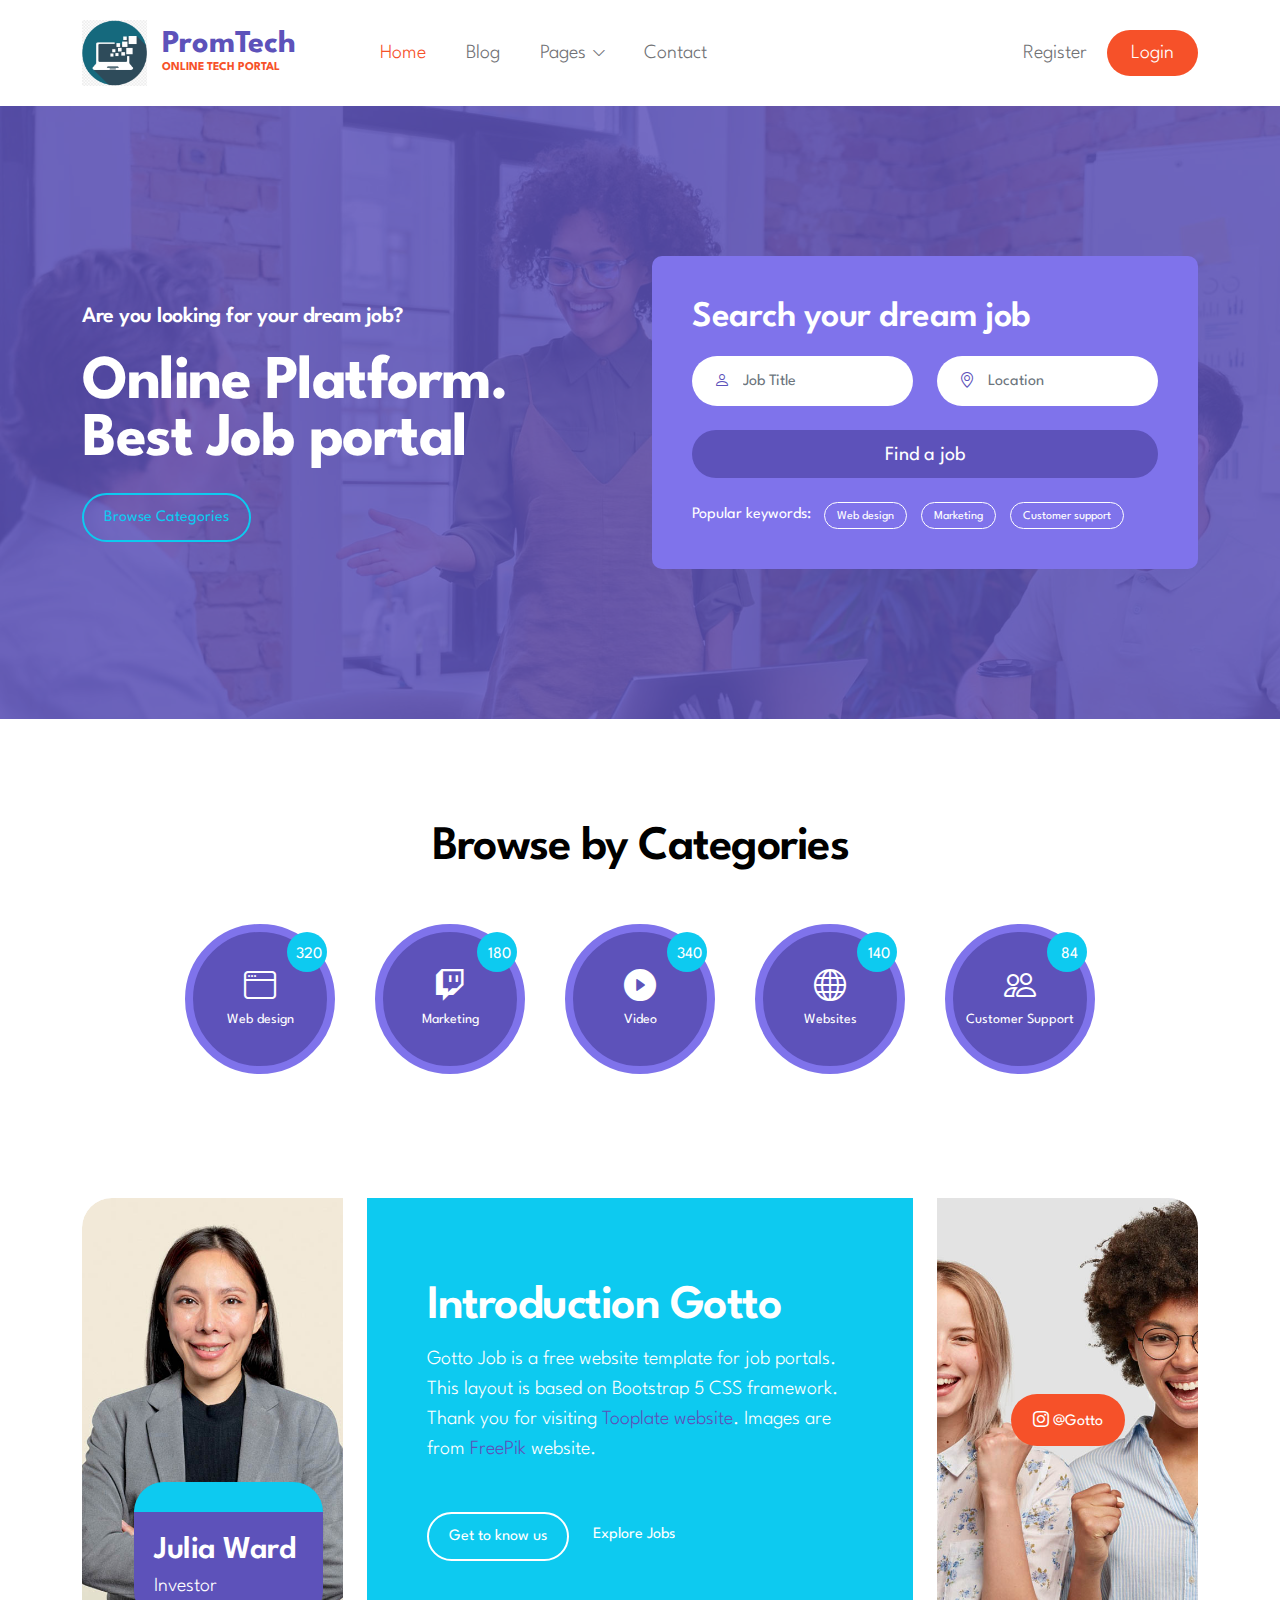
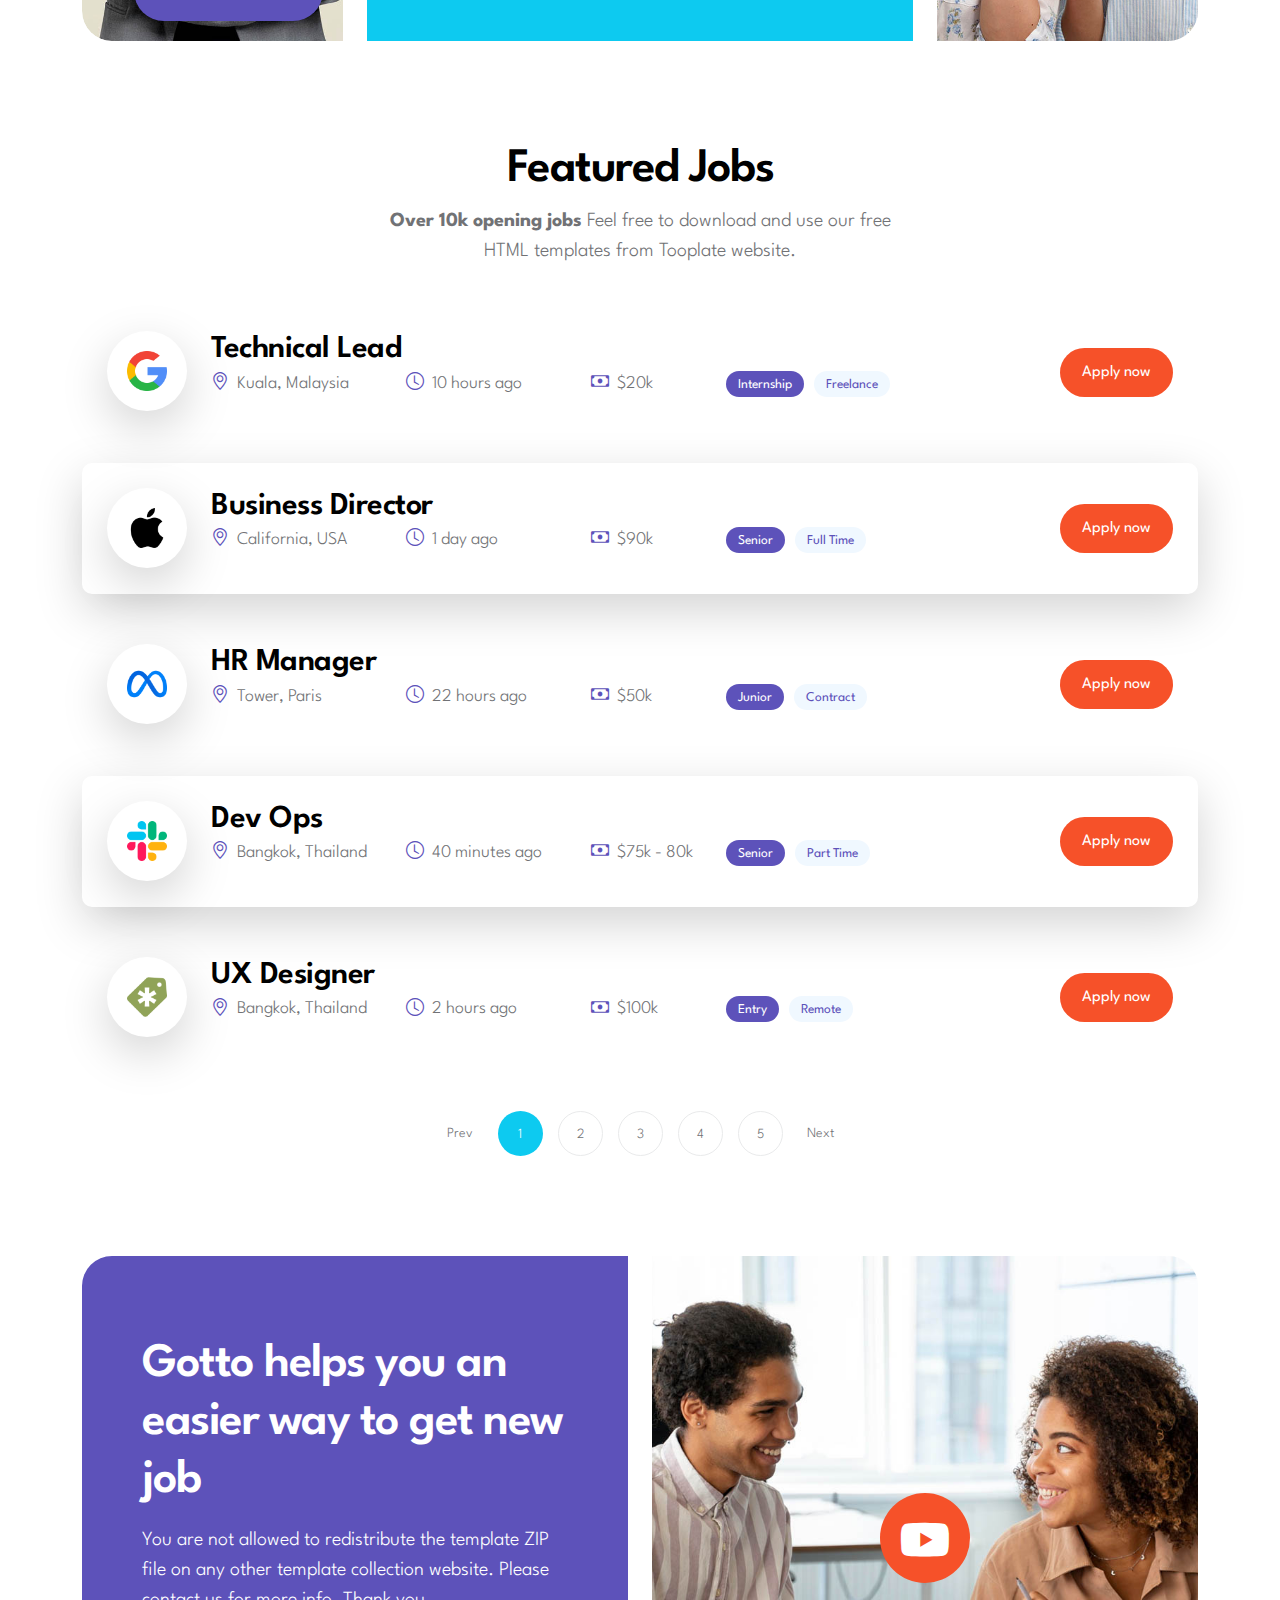
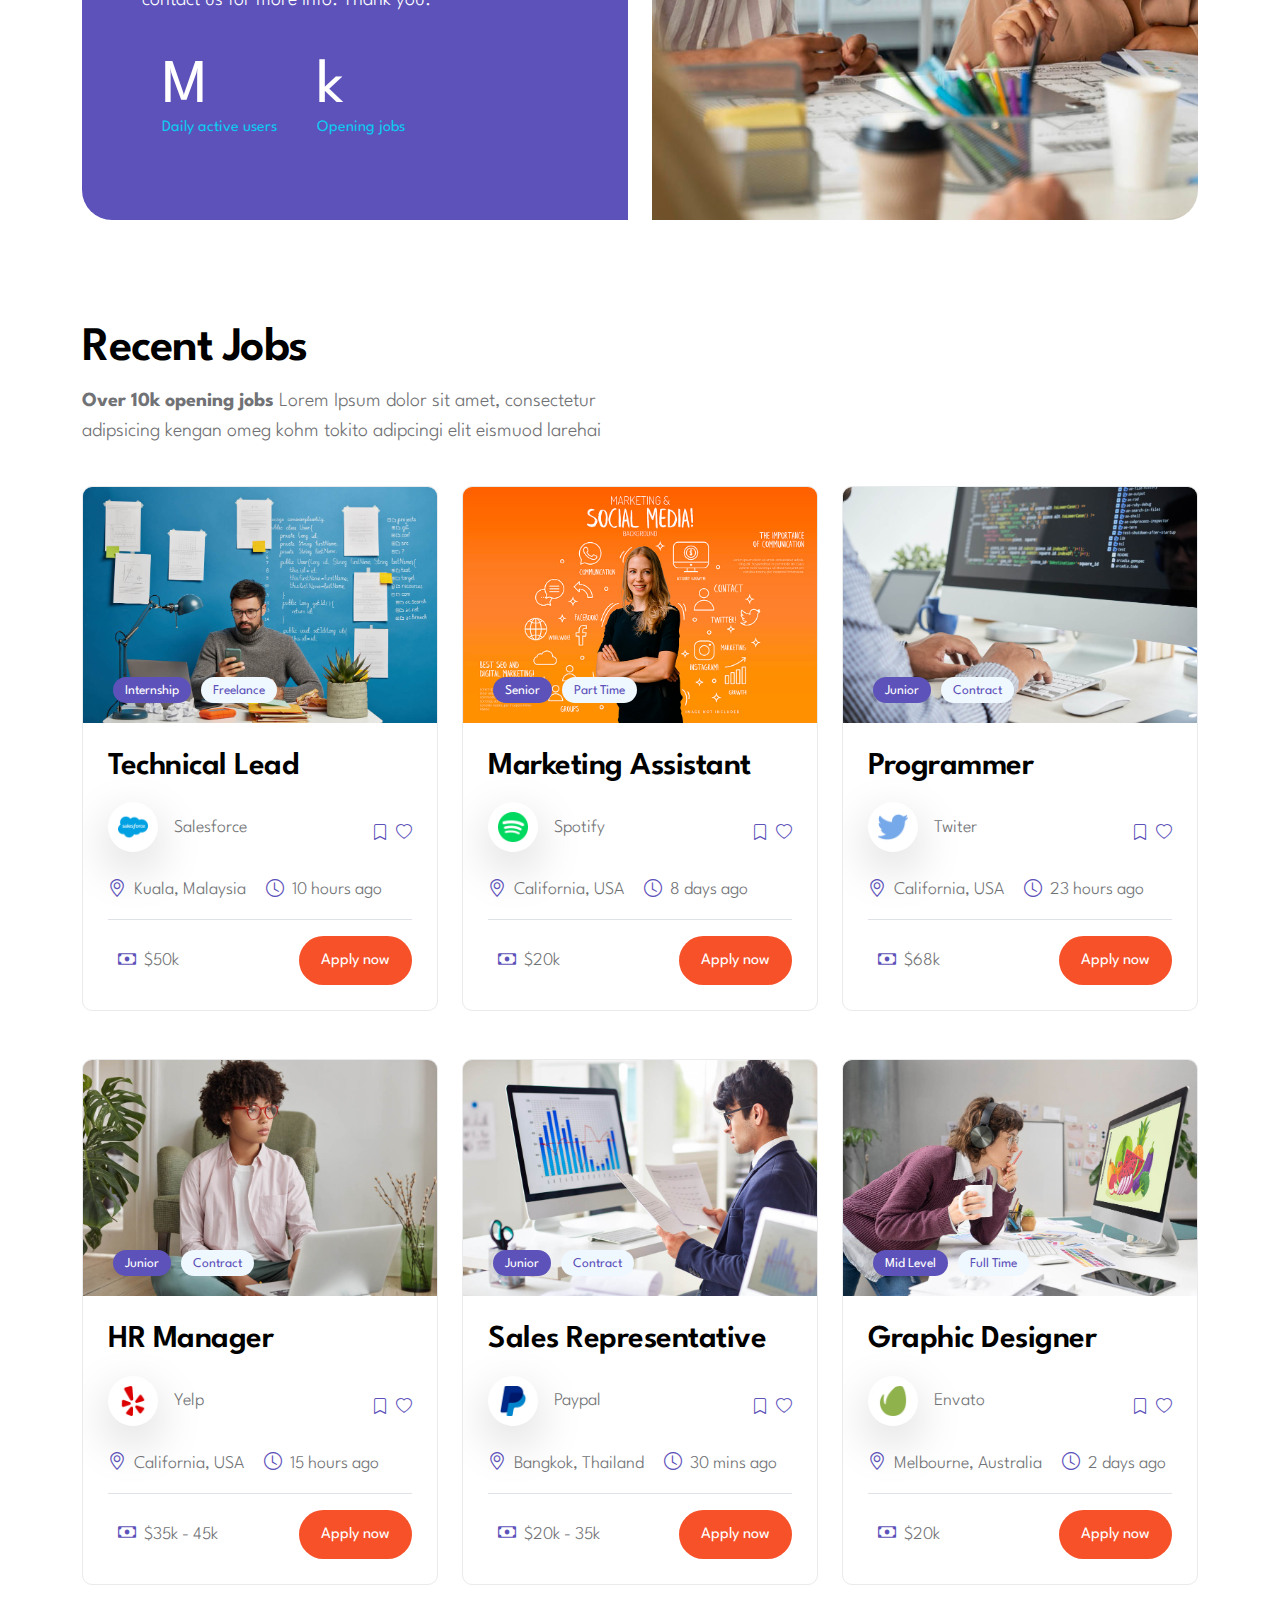
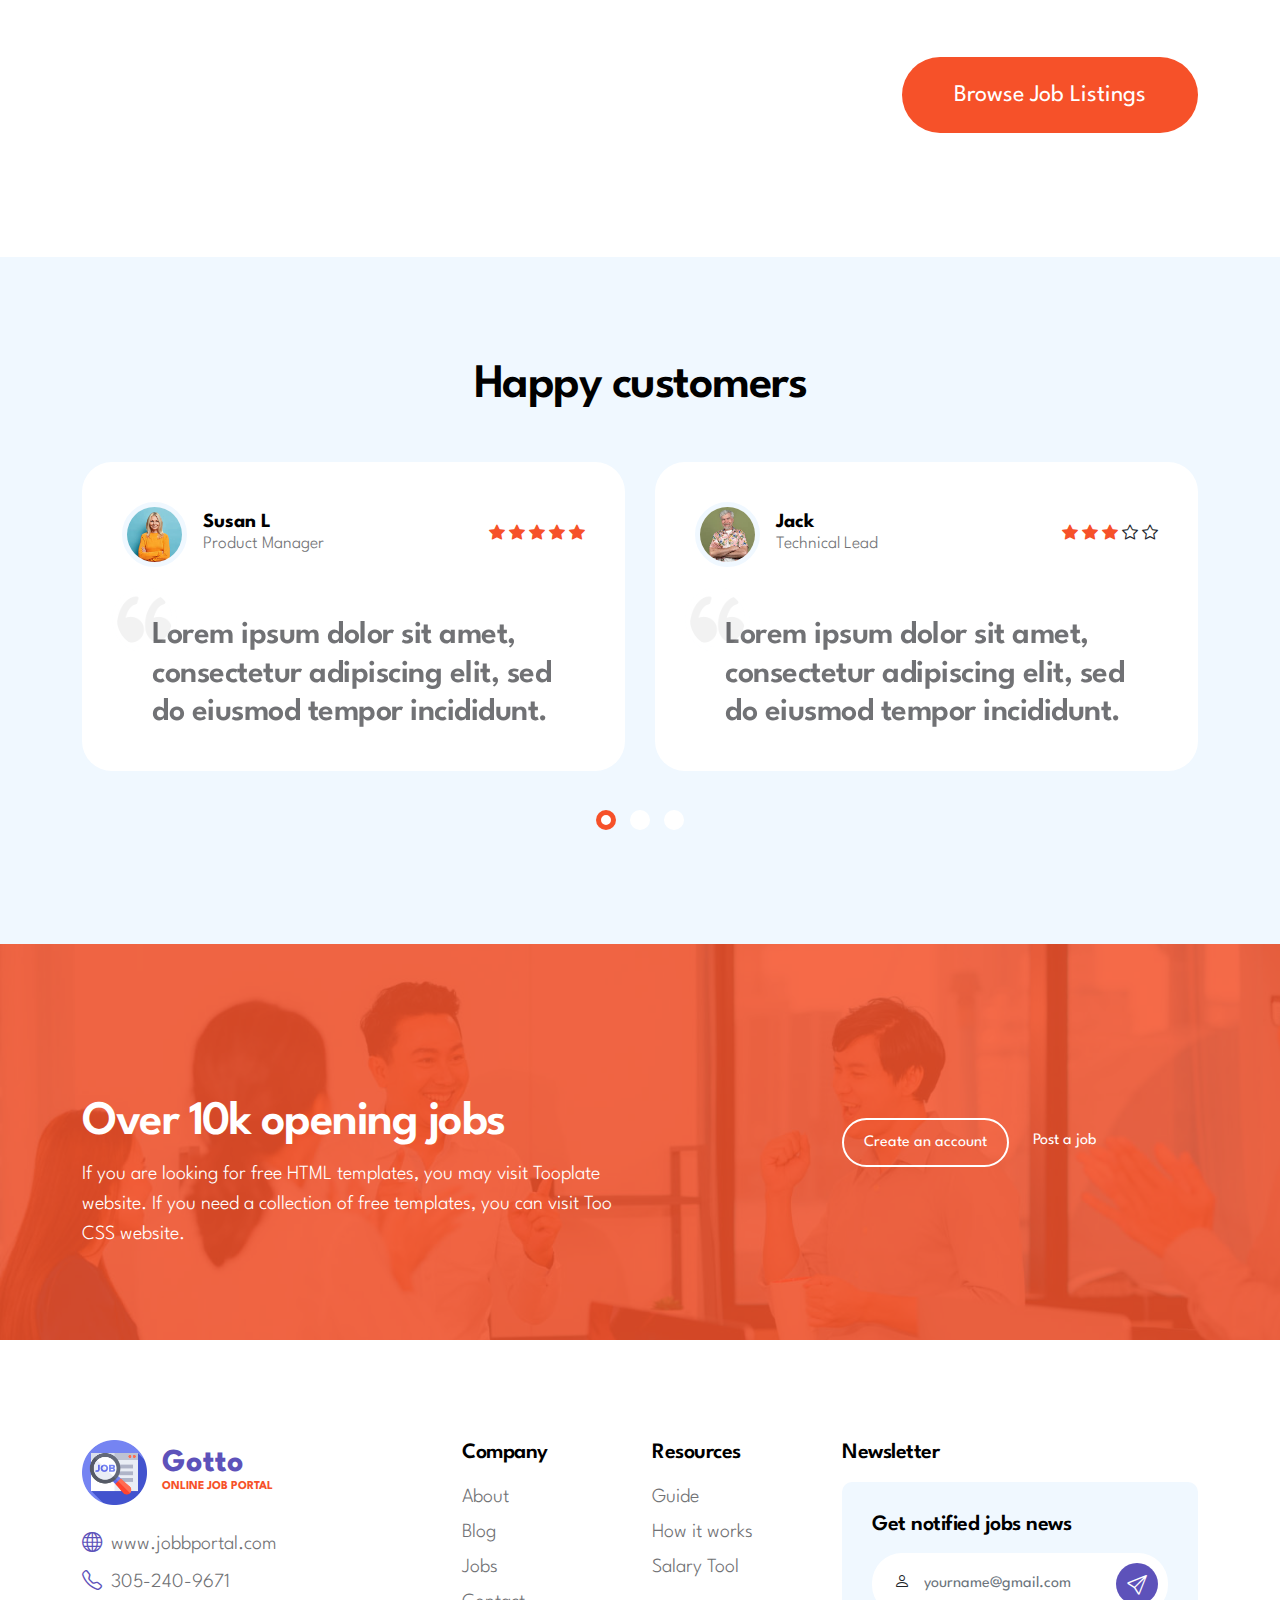
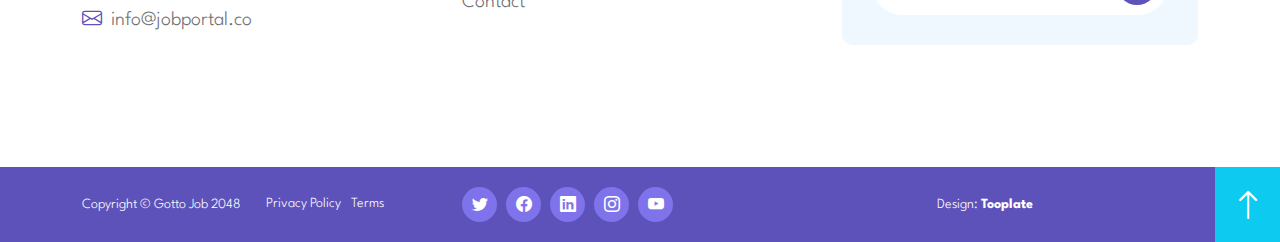
<file: index.html>
<!doctype html>
<html lang="en">
    <head>
        <meta charset="utf-8">
        <meta name="viewport" content="width=device-width, initial-scale=1">

        <meta name="description" content="">
        <meta name="author" content="">

        <title>PromTech | Home </title>

        <!-- CSS FILES -->
        <link rel="preconnect" href="https://fonts.googleapis.com">
        
        <link rel="preconnect" href="https://fonts.gstatic.com" crossorigin>

        <link href="https://fonts.googleapis.com/css2?family=League+Spartan:wght@100;300;400;600;700&display=swap" rel="stylesheet">

        <link href="css/bootstrap.min.css" rel="stylesheet">

        <link href="css/bootstrap-icons.css" rel="stylesheet">

        <link href="css/owl.carousel.min.css" rel="stylesheet">

        <link href="css/owl.theme.default.min.css" rel="stylesheet">

        <link href="css/tooplate-gotto-job.css" rel="stylesheet">
        <link rel="shortcut icon" href="./images/logos/prom-tech logo.png" type="image/x-icon">

    </head>
    
    <body id="top">

        <nav class="navbar navbar-expand-lg">
            <div class="container">
                <a class="navbar-brand d-flex align-items-center" href="index.html">
                    <img src="images/logos/prom-tech logo.png" class="img-fluid logo-image">

                    <div class="d-flex flex-column">
                        <strong class="logo-text">PromTech</strong>
                        <small class="logo-slogan">Online Tech Portal</small>
                    </div>
                </a>

                <button class="navbar-toggler" type="button" data-bs-toggle="collapse" data-bs-target="#navbarNav" aria-controls="navbarNav" aria-expanded="false" aria-label="Toggle navigation">
                    <span class="navbar-toggler-icon"></span>
                </button>

                <div class="collapse navbar-collapse" id="navbarNav">
                    <ul class="navbar-nav align-items-center ms-lg-5">
                        <li class="nav-item">
                            <a class="nav-link active" href="index.html">Home</a>
                        </li>

                        <li class="nav-item">
                            <a class="nav-link" href="about.html">Blog</a>
                        </li>

                        <li class="nav-item dropdown">
                            <a class="nav-link dropdown-toggle" href="#" id="navbarLightDropdownMenuLink" role="button" data-bs-toggle="dropdown" aria-expanded="false">Pages</a>

                            <ul class="dropdown-menu dropdown-menu-light" aria-labelledby="navbarLightDropdownMenuLink">
                                <li><a class="dropdown-item" href="job-listings.html">Job Listings</a></li>

                                <li><a class="dropdown-item" href="job-details.html">Job Details</a></li>
                            </ul>
                        </li>

                        <li class="nav-item">
                            <a class="nav-link" href="contact.html">Contact</a>
                        </li>

                        <li class="nav-item ms-lg-auto">
                            <a class="nav-link" href="#">Register</a>
                        </li>

                        <li class="nav-item">
                            <a class="nav-link custom-btn btn" href="./login.html">Login</a>
                        </li>
                    </ul>
                </div>
            </div>
        </nav>

        <main>

            <section class="hero-section d-flex justify-content-center align-items-center">
                <div class="section-overlay"></div>

                <div class="container">
                    <div class="row">

                        <div class="col-lg-6 col-12 mb-5 mb-lg-0">
                            <div class="hero-section-text mt-5">
                                <h6 class="text-white">Are you looking for your dream job?</h6>

                                <h1 class="hero-title text-white mt-4 mb-4">Online Platform. <br> Best Job portal</h1>

                                <a href="#categories-section" class="custom-btn custom-border-btn btn">Browse Categories</a>
                            </div>
                        </div>

                        <div class="col-lg-6 col-12">
                            <form class="custom-form hero-form" action="#" method="get" role="form">
                                <h3 class="text-white mb-3">Search your dream job</h3>

                                <div class="row">
                                    <div class="col-lg-6 col-md-6 col-12">
                                        <div class="input-group">
                                            <span class="input-group-text" id="basic-addon1"><i class="bi-person custom-icon"></i></span>

                                            <input type="text" name="job-title" id="job-title" class="form-control" placeholder="Job Title" required>
                                        </div>
                                    </div>

                                    <div class="col-lg-6 col-md-6 col-12">
                                        <div class="input-group">
                                            <span class="input-group-text" id="basic-addon2"><i class="bi-geo-alt custom-icon"></i></span>

                                            <input type="text" name="job-location" id="job-location" class="form-control" placeholder="Location" required>
                                        </div>
                                    </div>

                                    <div class="col-lg-12 col-12">
                                        <button type="submit" class="form-control">
                                            Find a job
                                        </button>
                                    </div>

                                    <div class="col-12">
                                        <div class="d-flex flex-wrap align-items-center mt-4 mt-lg-0">
                                            <span class="text-white mb-lg-0 mb-md-0 me-2">Popular keywords:</span>

                                            <div>
                                                <a href="job-listings.html" class="badge">Web design</a>

                                                <a href="job-listings.html" class="badge">Marketing</a>

                                                <a href="job-listings.html" class="badge">Customer support</a>
                                            </div>
                                        </div>
                                    </div>
                                </div>
                            </form>
                        </div>

                    </div>
                </div>
            </section>


            <section class="categories-section section-padding" id="categories-section">
                <div class="container">
                    <div class="row justify-content-center align-items-center">

                        <div class="col-lg-12 col-12 text-center">
                            <h2 class="mb-5">Browse by <span>Categories</span></h2>
                        </div>

                        <div class="col-lg-2 col-md-4 col-6">
                            <div class="categories-block">
                                <a href="#" class="d-flex flex-column justify-content-center align-items-center h-100">
                                    <i class="categories-icon bi-window"></i>
                                
                                    <small class="categories-block-title">Web design</small>

                                    <div class="categories-block-number d-flex flex-column justify-content-center align-items-center">
                                        <span class="categories-block-number-text">320</span>
                                    </div>
                                </a>
                            </div>
                        </div>

                        <div class="col-lg-2 col-md-4 col-6">
                            <div class="categories-block">
                                <a href="#" class="d-flex flex-column justify-content-center align-items-center h-100">
                                    <i class="categories-icon bi-twitch"></i>
                                
                                    <small class="categories-block-title">Marketing</small>

                                    <div class="categories-block-number d-flex flex-column justify-content-center align-items-center">
                                        <span class="categories-block-number-text">180</span>
                                    </div>
                                </a>
                            </div>
                        </div>

                        <div class="col-lg-2 col-md-4 col-6">
                            <div class="categories-block">
                                <a href="#" class="d-flex flex-column justify-content-center align-items-center h-100">
                                    <i class="categories-icon bi-play-circle-fill"></i>
                                
                                    <small class="categories-block-title">Video</small>

                                    <div class="categories-block-number d-flex flex-column justify-content-center align-items-center">
                                        <span class="categories-block-number-text">340</span>
                                    </div>
                                </a>
                            </div>
                        </div>

                        <div class="col-lg-2 col-md-4 col-6">
                            <div class="categories-block">
                                <a href="#" class="d-flex flex-column justify-content-center align-items-center h-100">
                                    <i class="categories-icon bi-globe"></i>
                                
                                    <small class="categories-block-title">Websites</small>

                                    <div class="categories-block-number d-flex flex-column justify-content-center align-items-center">
                                        <span class="categories-block-number-text">140</span>
                                    </div>
                                </a>
                            </div>
                        </div>

                        <div class="col-lg-2 col-md-4 col-6">
                            <div class="categories-block">
                                <a href="#" class="d-flex flex-column justify-content-center align-items-center h-100">
                                    <i class="categories-icon bi-people"></i>
                                
                                    <small class="categories-block-title">Customer Support</small>

                                    <div class="categories-block-number d-flex flex-column justify-content-center align-items-center">
                                        <span class="categories-block-number-text">84</span>
                                    </div>
                                </a>
                            </div>
                        </div>

                    </div>
                </div>
            </section>


            <section class="about-section">
                <div class="container">
                    <div class="row">

                        <div class="col-lg-3 col-12">
                            <div class="about-image-wrap custom-border-radius-start">
                                <img src="images/professional-asian-businesswoman-gray-blazer.jpg" class="about-image custom-border-radius-start img-fluid" alt="">

                                <div class="about-info">
                                    <h4 class="text-white mb-0 me-2">Julia Ward</h4>

                                    <p class="text-white mb-0">Investor</p>
                                </div>
                            </div>
                        </div>

                        <div class="col-lg-6 col-12">
                            <div class="custom-text-block">
                                <h2 class="text-white mb-2">Introduction Gotto</h2>

                                <p class="text-white">Gotto Job is a free website template for job portals. This layout is based on Bootstrap 5 CSS framework. Thank you for visiting <a href="https://www.tooplate.com" target="_parent">Tooplate website</a>. Images are from <a href="https://www.freepik.com/" target="_blank">FreePik</a> website.</p>

                                <div class="custom-border-btn-wrap d-flex align-items-center mt-5">
                                    <a href="about.html" class="custom-btn custom-border-btn btn me-4">Get to know us</a>

                                    <a href="#job-section" class="custom-link smoothscroll">Explore Jobs</a>
                                </div>
                            </div>
                        </div>

                        <div class="col-lg-3 col-12">
                            <div class="instagram-block">
                                <img src="images/horizontal-shot-happy-mixed-race-females.jpg" class="about-image custom-border-radius-end img-fluid" alt="">

                                <div class="instagram-block-text">
                                    <a href="https://instagram.com/" class="custom-btn btn">
                                        <i class="bi-instagram"></i>
                                        @Gotto
                                    </a>
                                </div>
                            </div>
                        </div>

                    </div>
                </div>
            </section>


            <section class="job-section job-featured-section section-padding" id="job-section">
                <div class="container">
                    <div class="row">

                        <div class="col-lg-6 col-12 text-center mx-auto mb-4">
                            <h2>Featured Jobs</h2>

                            <p><strong>Over 10k opening jobs</strong> Feel free to download and use our free HTML templates from Tooplate website.</p>
                        </div>

                        <div class="col-lg-12 col-12">
                            <div class="job-thumb d-flex">
                                <div class="job-image-wrap bg-white shadow-lg">
                                    <img src="images/logos/google.png" class="job-image img-fluid" alt="">
                                </div>

                                <div class="job-body d-flex flex-wrap flex-auto align-items-center ms-4">
                                    <div class="mb-3">
                                        <h4 class="job-title mb-lg-0">
                                            <a href="job-details.html" class="job-title-link">Technical Lead</a>
                                        </h4>

                                        <div class="d-flex flex-wrap align-items-center">
                                            <p class="job-location mb-0">
                                                <i class="custom-icon bi-geo-alt me-1"></i>
                                                Kuala, Malaysia
                                            </p>

                                            <p class="job-date mb-0">
                                                <i class="custom-icon bi-clock me-1"></i>
                                                10 hours ago
                                            </p>

                                            <p class="job-price mb-0">
                                                <i class="custom-icon bi-cash me-1"></i>
                                                $20k
                                            </p>

                                            <div class="d-flex">
                                                <p class="mb-0">
                                                    <a href="job-listings.html" class="badge badge-level">Internship</a>
                                                </p>

                                                <p class="mb-0">
                                                    <a href="job-listings.html" class="badge">Freelance</a>
                                                </p>
                                            </div>
                                        </div>
                                    </div>

                                    <div class="job-section-btn-wrap">
                                        <a href="job-details.html" class="custom-btn btn">Apply now</a>
                                    </div>
                                </div>
                            </div>

                            <div class="job-thumb d-flex">
                                <div class="job-image-wrap bg-white shadow-lg">
                                    <img src="images/logos/apple.png" class="job-image img-fluid" alt="">
                                </div>

                                <div class="job-body d-flex flex-wrap flex-auto align-items-center ms-4">
                                    <div class="mb-3">
                                        <h4 class="job-title mb-lg-0">
                                            <a href="job-details.html" class="job-title-link">Business Director</a>
                                        </h4>

                                        <div class="d-flex flex-wrap align-items-center">
                                            <p class="job-location mb-0">
                                                <i class="custom-icon bi-geo-alt me-1"></i>
                                                California, USA
                                            </p>

                                            <p class="job-date mb-0">
                                                <i class="custom-icon bi-clock me-1"></i>
                                                1 day ago
                                            </p>

                                            <p class="job-price mb-0">
                                                <i class="custom-icon bi-cash me-1"></i>
                                                $90k
                                            </p>

                                            <div class="d-flex">
                                                <p class="mb-0">
                                                    <a href="job-listings.html" class="badge badge-level">Senior</a href="job-listings.html">
                                                </p>

                                                <p class="mb-0">
                                                    <a href="job-listings.html" class="badge">Full Time</a>
                                                </p>
                                            </div>
                                        </div>
                                    </div>

                                    <div class="job-section-btn-wrap">
                                        <a href="job-details.html" class="custom-btn btn">Apply now</a>
                                    </div>
                                </div>
                            </div>

                            <div class="job-thumb d-flex">
                                <div class="job-image-wrap bg-white shadow-lg">
                                    <img src="images/logos/meta.png" class="job-image img-fluid" alt="">
                                </div>

                                <div class="job-body d-flex flex-wrap flex-auto align-items-center ms-4">
                                    <div class="mb-3">
                                        <h4 class="job-title mb-lg-0">
                                            <a href="job-details.html" class="job-title-link">HR Manager</a>
                                        </h4>

                                        <div class="d-flex flex-wrap align-items-center">
                                            <p class="job-location mb-0">
                                                <i class="custom-icon bi-geo-alt me-1"></i>
                                                Tower, Paris
                                            </p>

                                            <p class="job-date mb-0">
                                                <i class="custom-icon bi-clock me-1"></i>
                                                22 hours ago
                                            </p>

                                            <p class="job-price mb-0">
                                                <i class="custom-icon bi-cash me-1"></i>
                                                $50k
                                            </p>

                                            <div class="d-flex">
                                                <p class="mb-0">
                                                    <a href="job-listings.html" class="badge badge-level">Junior</a>
                                                </p>

                                                <p class="mb-0">
                                                    <a href="job-listings.html" class="badge">Contract</a>
                                                </p>
                                            </div>
                                        </div>
                                    </div>

                                    <div class="job-section-btn-wrap">
                                        <a href="job-details.html" class="custom-btn btn">Apply now</a>
                                    </div>
                                </div>
                            </div>

                            <div class="job-thumb d-flex">
                                <div class="job-image-wrap bg-white shadow-lg">
                                    <img src="images/logos/slack.png" class="job-image img-fluid" alt="">
                                </div>

                                <div class="job-body d-flex flex-wrap flex-auto align-items-center ms-4">
                                    <div class="mb-3">
                                        <h4 class="job-title mb-lg-0">
                                            <a href="job-details.html" class="job-title-link">Dev Ops</a>
                                        </h4>

                                        <div class="d-flex flex-wrap align-items-center">
                                            <p class="job-location mb-0">
                                                <i class="custom-icon bi-geo-alt me-1"></i>
                                                Bangkok, Thailand
                                            </p>

                                            <p class="job-date mb-0">
                                                <i class="custom-icon bi-clock me-1"></i>
                                                40 minutes ago
                                            </p>

                                            <p class="job-price mb-0">
                                                <i class="custom-icon bi-cash me-1"></i>
                                                $75k - 80k
                                            </p>

                                            <div class="d-flex">
                                                <p class="mb-0">
                                                    <a href="job-listings.html" class="badge badge-level">Senior</a>
                                                </p>

                                                <p class="mb-0">
                                                    <a href="job-listings.html" class="badge">Part Time</a>
                                                </p>
                                            </div>
                                        </div>
                                    </div>

                                    <div class="job-section-btn-wrap">
                                        <a href="job-details.html" class="custom-btn btn">Apply now</a>
                                    </div>
                                </div>
                            </div>

                            <div class="job-thumb d-flex">
                                <div class="job-image-wrap bg-white shadow-lg">
                                    <img src="images/logos/creative-market.png" class="job-image img-fluid" alt="">
                                </div>

                                <div class="job-body d-flex flex-wrap flex-auto align-items-center ms-4">
                                    <div class="mb-3">
                                        <h4 class="job-title mb-lg-0">
                                            <a href="job-details.html" class="job-title-link">UX Designer</a>
                                        </h4>

                                        <div class="d-flex flex-wrap align-items-center">
                                            <p class="job-location mb-0">
                                                <i class="custom-icon bi-geo-alt me-1"></i>
                                                Bangkok, Thailand
                                            </p>

                                            <p class="job-date mb-0">
                                                <i class="custom-icon bi-clock me-1"></i>
                                                2 hours ago
                                            </p>

                                            <p class="job-price mb-0">
                                                <i class="custom-icon bi-cash me-1"></i>
                                                $100k
                                            </p>

                                            <div class="d-flex">
                                                <p class="mb-0">
                                                    <a href="job-listings.html" class="badge badge-level">Entry</a>
                                                </p>

                                                <p class="mb-0">
                                                    <a href="job-listings.html" class="badge">Remote</a>
                                                </p>
                                            </div>
                                        </div>
                                    </div>

                                    <div class="job-section-btn-wrap">
                                        <a href="job-details.html" class="custom-btn btn">Apply now</a>
                                    </div>
                                </div>
                            </div>

                            <nav aria-label="Page navigation example">
                                <ul class="pagination justify-content-center mt-5">
                                    <li class="page-item">
                                        <a class="page-link" href="#" aria-label="Previous">
                                            <span aria-hidden="true">Prev</span>
                                        </a>
                                    </li>

                                    <li class="page-item active" aria-current="page">
                                        <a class="page-link" href="#">1</a>
                                    </li>
                                    
                                    <li class="page-item">
                                        <a class="page-link" href="#">2</a>
                                    </li>
                                    
                                    <li class="page-item">
                                        <a class="page-link" href="#">3</a>
                                    </li>

                                    <li class="page-item">
                                        <a class="page-link" href="#">4</a>
                                    </li>

                                    <li class="page-item">
                                        <a class="page-link" href="#">5</a>
                                    </li>
                                    
                                    <li class="page-item">
                                        <a class="page-link" href="#" aria-label="Next">
                                            <span aria-hidden="true">Next</span>
                                        </a>
                                    </li>
                                </ul>
                            </nav>
                        </div>

                    </div>
                </div>
            </section>


            <section>
                <div class="container">
                    <div class="row">

                        <div class="col-lg-6 col-12">
                            <div class="custom-text-block custom-border-radius-start">
                                <h2 class="text-white mb-3">Gotto helps you an easier way to get new job</h2>

                                <p class="text-white">You are not allowed to redistribute the template ZIP file on any other template collection website. Please contact us for more info. Thank you.</p>

                                <div class="d-flex mt-4">
                                    <div class="counter-thumb"> 
                                        <div class="d-flex">
                                            <span class="counter-number" data-from="1" data-to="12" data-speed="1000"></span>
                                            <span class="counter-number-text">M</span>
                                        </div>

                                        <span class="counter-text">Daily active users</span>
                                    </div> 

                                    <div class="counter-thumb">    
                                        <div class="d-flex">
                                            <span class="counter-number" data-from="1" data-to="450" data-speed="1000"></span>
                                            <span class="counter-number-text">k</span>
                                        </div>

                                        <span class="counter-text">Opening jobs</span>
                                    </div> 
                                </div>
                            </div>
                        </div>

                        <div class="col-lg-6 col-12">
                            <div class="video-thumb">
                                <img src="images/people-working-as-team-company.jpg" class="about-image custom-border-radius-end img-fluid" alt="">

                                <div class="video-info">
                                    <a href="https://www.youtube.com/tooplate" class="youtube-icon bi-youtube"></a>
                                </div>
                            </div>
                        </div>

                    </div>
                </div>
            </section>


            <section class="job-section recent-jobs-section section-padding">
                <div class="container">
                    <div class="row align-items-center">

                        <div class="col-lg-6 col-12 mb-4">
                            <h2>Recent Jobs</h2>

                            <p><strong>Over 10k opening jobs</strong> Lorem Ipsum dolor sit amet, consectetur adipsicing kengan omeg kohm tokito adipcingi elit eismuod larehai</p>
                        </div>

                        <div class="clearfix"></div>

                        <div class="col-lg-4 col-md-6 col-12">
                            <div class="job-thumb job-thumb-box">
                                <div class="job-image-box-wrap">
                                    <a href="job-details.html">
                                        <img src="images/jobs/it-professional-works-startup-project.jpg" class="job-image img-fluid" alt="">
                                    </a>

                                    <div class="job-image-box-wrap-info d-flex align-items-center">
                                        <p class="mb-0">
                                            <a href="job-listings.html" class="badge badge-level">Internship</a>
                                        </p>

                                        <p class="mb-0">
                                            <a href="job-listings.html" class="badge">Freelance</a>
                                        </p>
                                    </div>
                                </div>

                                <div class="job-body">
                                    <h4 class="job-title">
                                        <a href="job-details.html" class="job-title-link">Technical Lead</a>
                                    </h4>

                                    <div class="d-flex align-items-center">
                                        <div class="job-image-wrap d-flex align-items-center bg-white shadow-lg mt-2 mb-4">
                                            <img src="images/logos/salesforce.png" class="job-image me-3 img-fluid" alt="">

                                            <p class="mb-0">Salesforce</p>
                                        </div>

                                        <a href="#" class="bi-bookmark ms-auto me-2">
                                        </a>

                                        <a href="#" class="bi-heart">
                                        </a>
                                    </div>

                                    <div class="d-flex align-items-center">
                                        <p class="job-location">
                                            <i class="custom-icon bi-geo-alt me-1"></i>
                                            Kuala, Malaysia
                                        </p>

                                        <p class="job-date">
                                            <i class="custom-icon bi-clock me-1"></i>
                                            10 hours ago
                                        </p>
                                    </div>

                                    <div class="d-flex align-items-center border-top pt-3">
                                        <p class="job-price mb-0">
                                            <i class="custom-icon bi-cash me-1"></i>
                                            $50k
                                        </p>

                                        <a href="job-details.html" class="custom-btn btn ms-auto">Apply now</a>
                                    </div>
                                </div>
                            </div>
                        </div>

                        <div class="col-lg-4 col-md-6 col-12">
                            <div class="job-thumb job-thumb-box">
                                <div class="job-image-box-wrap">
                                    <a href="job-details.html">
                                        <img src="images/jobs/marketing-assistant.jpg" class="job-image img-fluid" alt="marketing assistant">
                                    </a>

                                    <div class="job-image-box-wrap-info d-flex align-items-center">
                                        <p class="mb-0">
                                            <a href="job-listings.html" class="badge badge-level">Senior</a>
                                        </p>

                                        <p class="mb-0">
                                            <a href="job-listings.html" class="badge">Part Time</a>
                                        </p>
                                    </div>
                                </div>

                                <div class="job-body">
                                    <h4 class="job-title">
                                        <a href="job-details.html" class="job-title-link">Marketing Assistant</a>
                                    </h4>

                                    <div class="d-flex align-items-center">
                                        <div class="job-image-wrap d-flex align-items-center bg-white shadow-lg mt-2 mb-4">
                                            <img src="images/logos/spotify.png" class="job-image me-3 img-fluid" alt="">

                                            <p class="mb-0">Spotify</p>
                                        </div>

                                        <a href="#" class="bi-bookmark ms-auto me-2">
                                        </a>

                                        <a href="#" class="bi-heart">
                                        </a>
                                    </div>

                                    <div class="d-flex align-items-center">
                                        <p class="job-location">
                                            <i class="custom-icon bi-geo-alt me-1"></i>
                                            California, USA
                                        </p>

                                        <p class="job-date">
                                            <i class="custom-icon bi-clock me-1"></i>
                                            8 days ago
                                        </p>
                                    </div>

                                    <div class="d-flex align-items-center border-top pt-3">
                                        <p class="job-price mb-0">
                                            <i class="custom-icon bi-cash me-1"></i>
                                            $20k
                                        </p>

                                        <a href="job-details.html" class="custom-btn btn ms-auto">Apply now</a>
                                    </div>
                                </div>
                            </div>
                        </div>

                        <div class="col-lg-4 col-md-6 col-12">
                            <div class="job-thumb job-thumb-box">
                                <div class="job-image-box-wrap">
                                    <a href="job-details.html">
                                        <img src="images/jobs/coding-man.jpg" class="job-image img-fluid" alt="">
                                    </a>

                                    <div class="job-image-box-wrap-info d-flex align-items-center">
                                        <p class="mb-0">
                                            <a href="job-listings.html" class="badge badge-level">Junior</a>
                                        </p>

                                        <p class="mb-0">
                                            <a href="job-listings.html" class="badge">Contract</a>
                                        </p>
                                    </div>
                                </div>

                                <div class="job-body">
                                    <h4 class="job-title">
                                        <a href="job-details.html" class="job-title-link">Programmer</a>
                                    </h4>
                                        
                                    <div class="d-flex align-items-center">
                                        <div class="job-image-wrap d-flex align-items-center bg-white shadow-lg mt-2 mb-4">
                                            <img src="images/logos/twitter.png" class="job-image me-3 img-fluid" alt="">

                                            <p class="mb-0">Twiter</p>
                                        </div>

                                        <a href="#" class="bi-bookmark ms-auto me-2">
                                        </a>

                                        <a href="#" class="bi-heart">
                                        </a>
                                    </div>

                                    <div class="d-flex align-items-center">
                                        <p class="job-location">
                                            <i class="custom-icon bi-geo-alt me-1"></i>
                                            California, USA
                                        </p>

                                        <p class="job-date">
                                            <i class="custom-icon bi-clock me-1"></i>
                                            23 hours ago
                                        </p>
                                    </div>

                                    <div class="d-flex align-items-center border-top pt-3">
                                        <p class="job-price mb-0">
                                            <i class="custom-icon bi-cash me-1"></i>
                                            $68k
                                        </p>

                                        <a href="job-details.html" class="custom-btn btn ms-auto">Apply now</a>
                                    </div>
                                </div>
                            </div>
                        </div>

                        <div class="col-lg-4 col-md-6 col-12">
                            <div class="job-thumb job-thumb-box">
                                <div class="job-image-box-wrap">
                                    <a href="job-details.html">
                                        <img src="images/jobs/pretty-blogger-posing-cozy-apartment.jpg" class="job-image img-fluid" alt="">
                                    </a>

                                    <div class="job-image-box-wrap-info d-flex align-items-center">
                                        <p class="mb-0">
                                            <a href="job-listings.html" class="badge badge-level">Junior</a>
                                        </p>

                                        <p class="mb-0">
                                            <a href="job-listings.html" class="badge">Contract</a>
                                        </p>
                                    </div>
                                </div>

                                <div class="job-body">
                                    <h4 class="job-title">
                                        <a href="job-details.html" class="job-title-link">HR Manager</a>
                                    </h4>

                                    <div class="d-flex align-items-center">
                                        <div class="job-image-wrap d-flex align-items-center bg-white shadow-lg mt-2 mb-4">
                                            <img src="images/logos/yelp.png" class="job-image me-3 img-fluid" alt="">

                                            <p class="mb-0">Yelp</p>
                                        </div>

                                        <a href="#" class="bi-bookmark ms-auto me-2">
                                        </a>

                                        <a href="#" class="bi-heart">
                                        </a>
                                    </div>

                                    <div class="d-flex align-items-center">
                                        <p class="job-location">
                                            <i class="custom-icon bi-geo-alt me-1"></i>
                                            California, USA
                                        </p>

                                        <p class="job-date">
                                            <i class="custom-icon bi-clock me-1"></i>
                                            15 hours ago
                                        </p>
                                    </div>

                                    <div class="d-flex align-items-center border-top pt-3">
                                        <p class="job-price mb-0">
                                            <i class="custom-icon bi-cash me-1"></i>
                                            $35k - 45k
                                        </p>

                                        <a href="job-details.html" class="custom-btn btn ms-auto">Apply now</a>
                                    </div>
                                </div>
                            </div>
                        </div>

                        <div class="col-lg-4 col-md-6 col-12">
                            <div class="job-thumb job-thumb-box">
                                <div class="job-image-box-wrap">
                                    <a href="job-details.html">
                                        <img src="images/jobs/paper-analysis.jpg" class="job-image img-fluid" alt="">
                                    </a>

                                    <div class="job-image-box-wrap-info d-flex align-items-center">
                                        <p class="mb-0">
                                            <a href="job-listings.html" class="badge badge-level">Junior</a>
                                        </p>

                                        <p class="mb-0">
                                            <a href="job-listings.html" class="badge">Contract</a>
                                        </p>
                                    </div>
                                </div>

                                <div class="job-body">
                                    <h4 class="job-title">
                                        <a href="job-details.html" class="job-title-link">Sales Representative</a>
                                    </h4>
                                        
                                    <div class="d-flex align-items-center">
                                        <div class="job-image-wrap d-flex align-items-center bg-white shadow-lg mt-2 mb-4">
                                            <img src="images/logos/paypal.png" class="job-image me-3 img-fluid" alt="">

                                            <p class="mb-0">Paypal</p>
                                        </div>

                                        <a href="#" class="bi-bookmark ms-auto me-2">
                                        </a>

                                        <a href="#" class="bi-heart">
                                        </a>
                                    </div>

                                    <div class="d-flex align-items-center">
                                        <p class="job-location">
                                            <i class="custom-icon bi-geo-alt me-1"></i>
                                            Bangkok, Thailand
                                        </p>

                                        <p class="job-date">
                                            <i class="custom-icon bi-clock me-1"></i>
                                            30 mins ago
                                        </p>
                                    </div>

                                    <div class="d-flex align-items-center border-top pt-3">
                                        <p class="job-price mb-0">
                                            <i class="custom-icon bi-cash me-1"></i>
                                            $20k - 35k
                                        </p>

                                        <a href="job-details.html" class="custom-btn btn ms-auto">Apply now</a>
                                    </div>
                                </div>
                            </div>
                        </div>

                        <div class="col-lg-4 col-md-6 col-12">
                            <div class="job-thumb job-thumb-box">
                                <div class="job-image-box-wrap">
                                    <a href="job-details.html">
                                        <img src="images/jobs/logo-designer-working-computer-desktop.jpg" class="job-image img-fluid" alt="">
                                    </a>

                                    <div class="job-image-box-wrap-info d-flex align-items-center">
                                        <p class="mb-0">
                                            <a href="job-listings.html" class="badge badge-level">Mid Level</a>
                                        </p>

                                        <p class="mb-0">
                                            <a href="job-listings.html" class="badge">Full Time</a>
                                        </p>
                                    </div>
                                </div>

                                <div class="job-body">
                                    <h4 class="job-title">
                                        <a href="job-details.html" class="job-title-link">Graphic Designer</a>
                                    </h4>
                                        
                                    <div class="d-flex align-items-center">
                                        <div class="job-image-wrap d-flex align-items-center bg-white shadow-lg mt-2 mb-4">
                                            <img src="images/logos/envato.png" class="job-image me-3 img-fluid" alt="">

                                            <p class="mb-0">Envato</p>
                                        </div>

                                        <a href="#" class="bi-bookmark ms-auto me-2">
                                        </a>

                                        <a href="#" class="bi-heart">
                                        </a>
                                    </div>

                                    <div class="d-flex align-items-center">
                                        <p class="job-location">
                                            <i class="custom-icon bi-geo-alt me-1"></i>
                                            Melbourne, Australia
                                        </p>

                                        <p class="job-date">
                                            <i class="custom-icon bi-clock me-1"></i>
                                            2 days ago
                                        </p>
                                    </div>

                                    <div class="d-flex align-items-center border-top pt-3">
                                        <p class="job-price mb-0">
                                            <i class="custom-icon bi-cash me-1"></i>
                                            $20k
                                        </p>

                                        <a href="job-details.html" class="custom-btn btn ms-auto">Apply now</a>
                                    </div>
                                </div>
                            </div>
                        </div>

                        <div class="col-lg-4 col-12 recent-jobs-bottom d-flex ms-auto my-4">
                            <a href="job-listings.html" class="custom-btn btn ms-lg-auto">Browse Job Listings</a>
                        </div>

                    </div>
                </div>
            </section>


            <section class="reviews-section section-padding">
                <div class="container">
                    <div class="row">

                        <div class="col-lg-12 col-12">
                            <h2 class="text-center mb-5">Happy customers</h2>

                            <div class="owl-carousel owl-theme reviews-carousel">
                                <div class="reviews-thumb">
                                
                                    <div class="reviews-info d-flex align-items-center">
                                        <img src="images/avatar/portrait-charming-middle-aged-attractive-woman-with-blonde-hair.jpg" class="avatar-image img-fluid" alt="">

                                        <div class="d-flex align-items-center justify-content-between flex-wrap w-100 ms-3">
                                            <p class="mb-0">
                                                <strong>Susan L</strong>
                                                <small>Product Manager</small>
                                            </p>

                                            <div class="reviews-icons">
                                                <i class="bi-star-fill"></i>
                                                <i class="bi-star-fill"></i>
                                                <i class="bi-star-fill"></i>
                                                <i class="bi-star-fill"></i>
                                                <i class="bi-star-fill"></i>
                                            </div>
                                        </div>
                                    </div>

                                    <div class="reviews-body">
                                        <img src="images/left-quote.png" class="quote-icon img-fluid" alt="">

                                        <h4 class="reviews-title">Lorem ipsum dolor sit amet, consectetur adipiscing elit, sed do eiusmod tempor incididunt.</h4>
                                    </div>
                                </div>

                                <div class="reviews-thumb">
                                    <div class="reviews-info d-flex align-items-center">
                                        <img src="images/avatar/medium-shot-smiley-senior-man.jpg" class="avatar-image img-fluid" alt="">

                                        <div class="d-flex align-items-center justify-content-between flex-wrap w-100 ms-3">
                                            <p class="mb-0">
                                                <strong>Jack</strong>
                                                <small>Technical Lead</small>
                                            </p>

                                            <div class="reviews-icons">
                                                <i class="bi-star-fill"></i>
                                                <i class="bi-star-fill"></i>
                                                <i class="bi-star-fill"></i>
                                                <i class="bi-star"></i>
                                                <i class="bi-star"></i>
                                            </div>
                                        </div>
                                    </div>

                                    <div class="reviews-body">
                                        <img src="images/left-quote.png" class="quote-icon img-fluid" alt="">

                                        <h4 class="reviews-title">Lorem ipsum dolor sit amet, consectetur adipiscing elit, sed do eiusmod tempor incididunt.</h4>
                                    </div>
                                </div>

                                <div class="reviews-thumb">

                                    <div class="reviews-info d-flex align-items-center">
                                        <img src="images/avatar/portrait-beautiful-young-woman.jpg" class="avatar-image img-fluid" alt="">

                                        <div class="d-flex align-items-center justify-content-between flex-wrap w-100 ms-3">
                                            <p class="mb-0">
                                                <strong>Haley</strong>
                                                <small>Sales & Marketing</small>
                                            </p>

                                            <div class="reviews-icons">
                                                <i class="bi-star-fill"></i>
                                                <i class="bi-star-fill"></i>
                                                <i class="bi-star-fill"></i>
                                                <i class="bi-star-fill"></i>
                                                <i class="bi-star-fill"></i>
                                            </div>
                                        </div>
                                    </div>

                                    <div class="reviews-body">
                                        <img src="images/left-quote.png" class="quote-icon img-fluid" alt="">

                                        <h4 class="reviews-title">Lorem ipsum dolor sit amet, consectetur adipiscing elit, sed do eiusmod tempor incididunt.</h4>
                                    </div>
                                </div>

                                <div class="reviews-thumb">
                                    <div class="reviews-info d-flex align-items-center">
                                        <img src="images/avatar/blond-man-happy-expression.jpg" class="avatar-image img-fluid" alt="">

                                        <div class="d-flex align-items-center justify-content-between flex-wrap w-100 ms-3">
                                            <p class="mb-0">
                                                <strong>Jackson</strong>
                                                <small>Dev Ops</small>
                                            </p>

                                            <div class="reviews-icons">
                                                <i class="bi-star-fill"></i>
                                                <i class="bi-star-fill"></i>
                                                <i class="bi-star-fill"></i>
                                                <i class="bi-star"></i>
                                                <i class="bi-star"></i>
                                            </div>
                                        </div>
                                    </div>

                                    <div class="reviews-body">
                                        <img src="images/left-quote.png" class="quote-icon img-fluid" alt="">

                                        <h4 class="reviews-title">Lorem ipsum dolor sit amet, consectetur adipiscing elit, sed do eiusmod tempor incididunt.</h4>
                                    </div>
                                </div>

                                <div class="reviews-thumb">
                                    <div class="reviews-info d-flex align-items-center">
                                        <img src="images/avatar/university-study-abroad-lifestyle-concept.jpg" class="avatar-image img-fluid" alt="">

                                        <div class="d-flex align-items-center justify-content-between flex-wrap w-100 ms-3">
                                            <p class="mb-0">
                                                <strong>Kevin</strong>
                                                <small>Internship</small>
                                            </p>

                                            <div class="reviews-icons">
                                                <i class="bi-star-fill"></i>
                                                <i class="bi-star-fill"></i>
                                                <i class="bi-star-fill"></i>
                                                <i class="bi-star-fill"></i>
                                                <i class="bi-star-fill"></i>
                                            </div>
                                        </div>
                                    </div>

                                    <div class="reviews-body">
                                        <img src="images/left-quote.png" class="quote-icon img-fluid" alt="">

                                        <h4 class="reviews-title">Lorem ipsum dolor sit amet, consectetur adipiscing elit, sed do eiusmod tempor incididunt.</h4>
                                    </div>
                                </div>
                            </div>
                        </div>

                    </div>
                </div>
            </section>


            <section class="cta-section">
                <div class="section-overlay"></div>

                <div class="container">
                    <div class="row">

                        <div class="col-lg-6 col-10">
                            <h2 class="text-white mb-2">Over 10k opening jobs</h2>

                            <p class="text-white">If you are looking for free HTML templates, you may visit Tooplate website. If you need a collection of free templates, you can visit Too CSS website.</p>
                        </div>

                        <div class="col-lg-4 col-12 ms-auto">
                            <div class="custom-border-btn-wrap d-flex align-items-center mt-lg-4 mt-2">
                                <a href="#" class="custom-btn custom-border-btn btn me-4">Create an account</a>

                                <a href="#" class="custom-link">Post a job</a>
                            </div>
                        </div>

                    </div>
                </div>
            </section>
        </main>

        <footer class="site-footer">
            <div class="container">
                <div class="row">

                    <div class="col-lg-4 col-md-6 col-12 mb-3">
                        <div class="d-flex align-items-center mb-4">
                            <img src="images/logo.png" class="img-fluid logo-image">

                            <div class="d-flex flex-column">
                                <strong class="logo-text">Gotto</strong>
                                <small class="logo-slogan">Online Job Portal</small>
                            </div>
                        </div>  

                        <p class="mb-2">
                            <i class="custom-icon bi-globe me-1"></i>

                            <a href="#" class="site-footer-link">
                                www.jobbportal.com
                            </a>
                        </p>

                        <p class="mb-2">
                            <i class="custom-icon bi-telephone me-1"></i>

                            <a href="tel: 305-240-9671" class="site-footer-link">
                                305-240-9671
                            </a>
                        </p>

                        <p>
                            <i class="custom-icon bi-envelope me-1"></i>

                            <a href="mailto:info@yourgmail.com" class="site-footer-link">
                                info@jobportal.co
                            </a>
                        </p>

                    </div>

                    <div class="col-lg-2 col-md-3 col-6 ms-lg-auto">
                        <h6 class="site-footer-title">Company</h6>

                        <ul class="footer-menu">
                            <li class="footer-menu-item"><a href="#" class="footer-menu-link">About</a></li>

                            <li class="footer-menu-item"><a href="#" class="footer-menu-link">Blog</a></li>

                            <li class="footer-menu-item"><a href="#" class="footer-menu-link">Jobs</a></li>

                            <li class="footer-menu-item"><a href="#" class="footer-menu-link">Contact</a></li>
                        </ul>
                    </div>

                    <div class="col-lg-2 col-md-3 col-6">
                        <h6 class="site-footer-title">Resources</h6>

                        <ul class="footer-menu">
                            <li class="footer-menu-item"><a href="#" class="footer-menu-link">Guide</a></li>

                            <li class="footer-menu-item"><a href="#" class="footer-menu-link">How it works</a></li>

                            <li class="footer-menu-item"><a href="#" class="footer-menu-link">Salary Tool</a></li>
                        </ul>
                    </div>

                    <div class="col-lg-4 col-md-8 col-12 mt-3 mt-lg-0">
                        <h6 class="site-footer-title">Newsletter</h6>



                        <form class="custom-form newsletter-form" action="emailSubmission.php" method="post" role="form">
                            <h6 class="site-footer-title">Get notified jobs news</h6>

                            <div class="input-group">
                                <span class="input-group-text" id="basic-addon1"><i class="bi-person"></i></span>

                                <input type="text" name="newsletter-name" id="newsletter-name" class="form-control" placeholder="yourname@gmail.com" required>

                                <button type="submit" class="form-control">
                                    <i class="bi-send"></i>
                                </button>
                            </div>
                        </form>




                    </div>

                </div>
            </div>

            <div class="site-footer-bottom">
                <div class="container">
                    <div class="row">

                        <div class="col-lg-4 col-12 d-flex align-items-center">
                            <p class="copyright-text">Copyright © Gotto Job 2048</p>

                            <ul class="footer-menu d-flex">
                                <li class="footer-menu-item"><a href="#" class="footer-menu-link">Privacy Policy</a></li>

                                <li class="footer-menu-item"><a href="#" class="footer-menu-link">Terms</a></li>
                            </ul>
                        </div>

                        <div class="col-lg-5 col-12 mt-2 mt-lg-0">
                            <ul class="social-icon">
                                <li class="social-icon-item">
                                    <a href="#" class="social-icon-link bi-twitter"></a>
                                </li>

                                <li class="social-icon-item">
                                    <a href="#" class="social-icon-link bi-facebook"></a>
                                </li>

                                <li class="social-icon-item">
                                    <a href="#" class="social-icon-link bi-linkedin"></a>
                                </li>

                                <li class="social-icon-item">
                                    <a href="#" class="social-icon-link bi-instagram"></a>
                                </li>

                                <li class="social-icon-item">
                                    <a href="#" class="social-icon-link bi-youtube"></a>
                                </li>
                            </ul>
                        </div>

                        <div class="col-lg-3 col-12 mt-2 d-flex align-items-center mt-lg-0">
                            <p>Design: <a class="sponsored-link" rel="sponsored" href="https://www.tooplate.com" target="_blank">Tooplate</a></p>
                        </div>

                        <a class="back-top-icon bi-arrow-up smoothscroll d-flex justify-content-center align-items-center" href="#top"></a>

                    </div>
                </div>
            </div>
        </footer>

        <!-- JAVASCRIPT FILES -->
        <script src="js/jquery.min.js"></script>
        <script src="js/bootstrap.min.js"></script>
        <script src="js/owl.carousel.min.js"></script>
        <script src="js/counter.js"></script>
        <script src="js/custom.js"></script>

    </body>
</html>
</file>
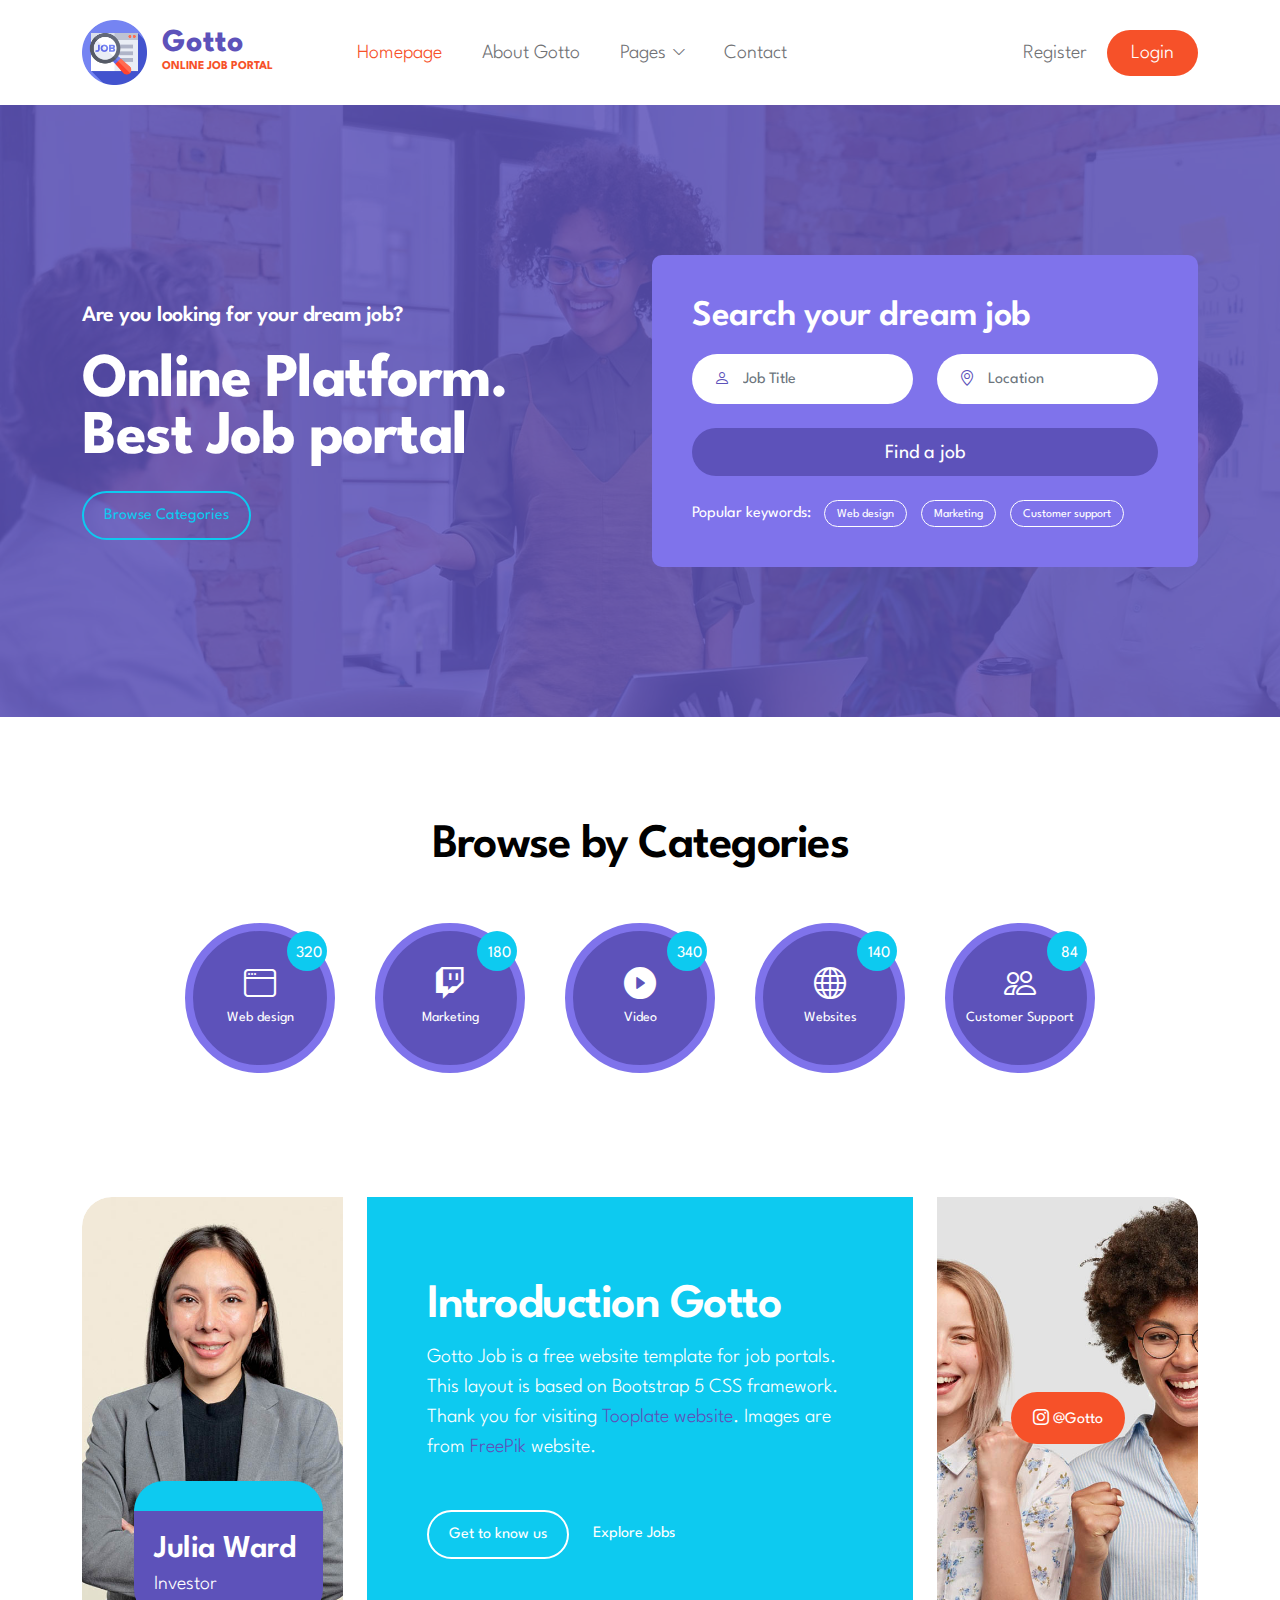
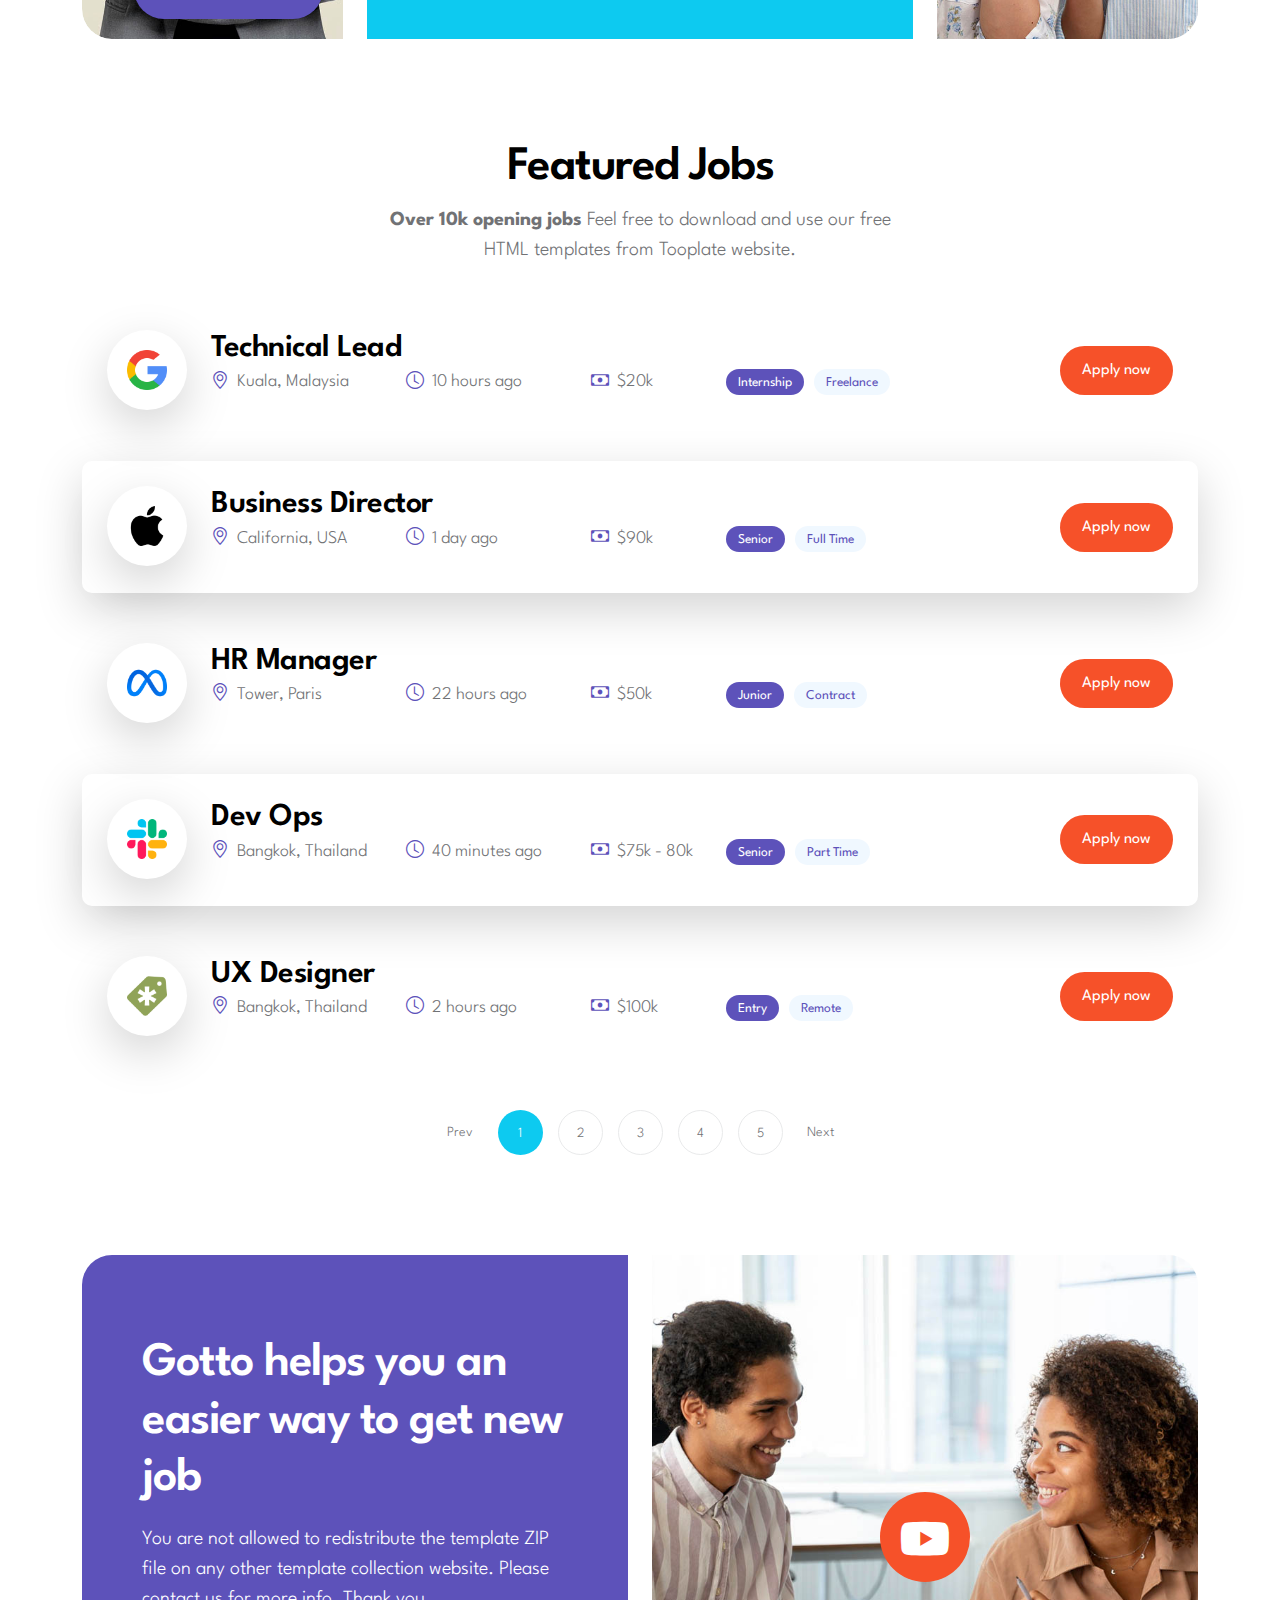
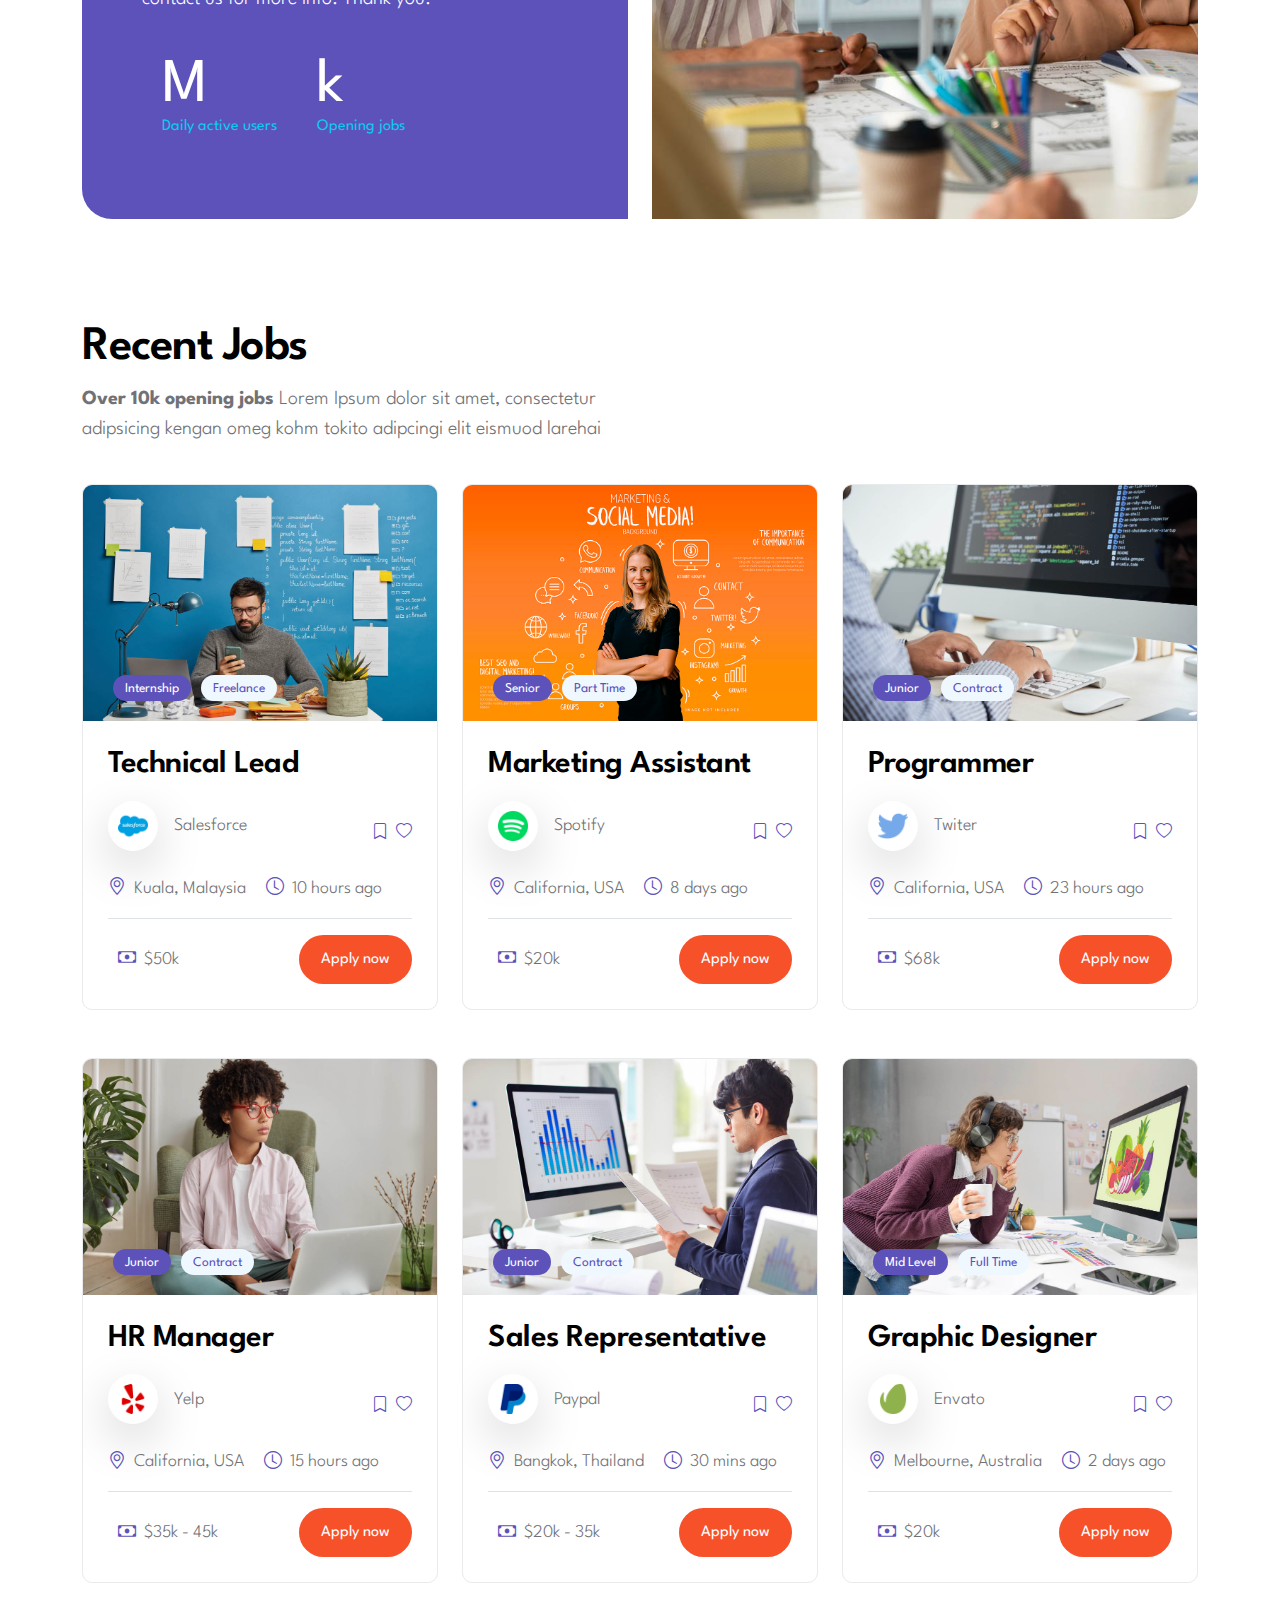
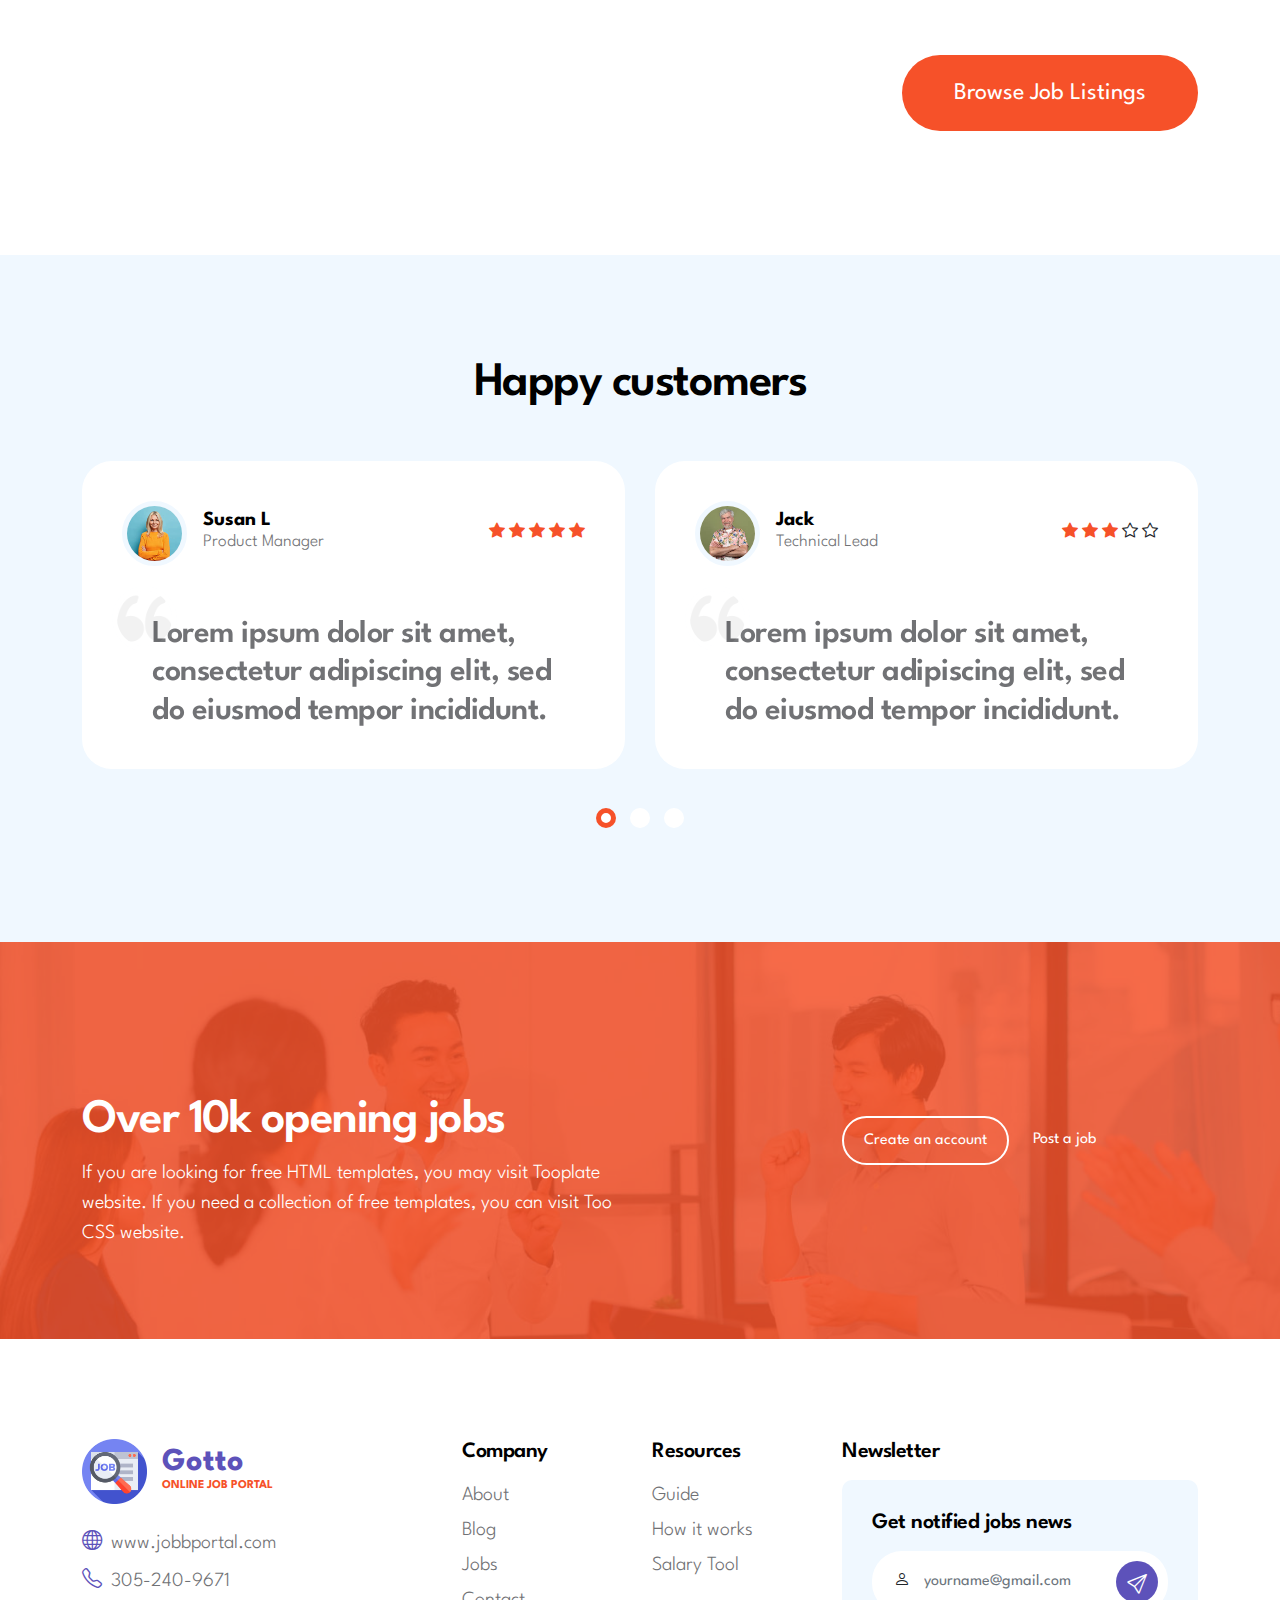
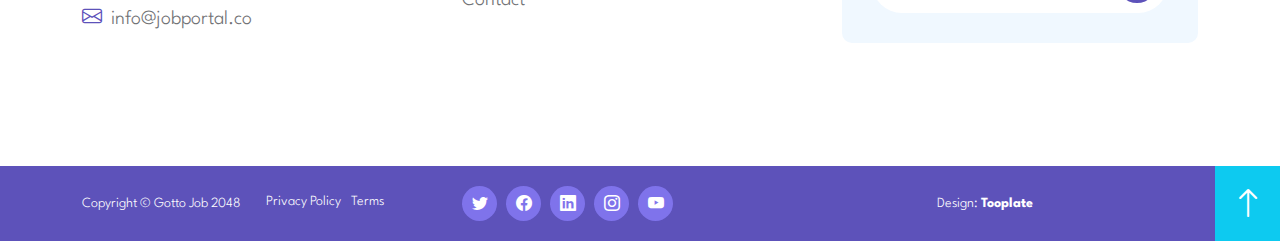
<file: 2134_gotto_job/2134_gotto_job/index.html>
<!doctype html>
<html lang="en">
    <head>
        <meta charset="utf-8">
        <meta name="viewport" content="width=device-width, initial-scale=1">

        <meta name="description" content="">
        <meta name="author" content="">

        <title>Gotto Online Job Portal</title>

        <!-- CSS FILES -->
        <link rel="preconnect" href="https://fonts.googleapis.com">
        
        <link rel="preconnect" href="https://fonts.gstatic.com" crossorigin>

        <link href="https://fonts.googleapis.com/css2?family=League+Spartan:wght@100;300;400;600;700&display=swap" rel="stylesheet">

        <link href="css/bootstrap.min.css" rel="stylesheet">

        <link href="css/bootstrap-icons.css" rel="stylesheet">

        <link href="css/owl.carousel.min.css" rel="stylesheet">

        <link href="css/owl.theme.default.min.css" rel="stylesheet">

        <link href="css/tooplate-gotto-job.css" rel="stylesheet">
        
<!--

Tooplate 2134 Gotto Job

https://www.tooplate.com/view/2134-gotto-job

Bootstrap 5 HTML CSS Template

-->
    </head>
    
    <body id="top">

        <nav class="navbar navbar-expand-lg">
            <div class="container">
                <a class="navbar-brand d-flex align-items-center" href="index.html">
                    <img src="images/logo.png" class="img-fluid logo-image">

                    <div class="d-flex flex-column">
                        <strong class="logo-text">Gotto</strong>
                        <small class="logo-slogan">Online Job Portal</small>
                    </div>
                </a>

                <button class="navbar-toggler" type="button" data-bs-toggle="collapse" data-bs-target="#navbarNav" aria-controls="navbarNav" aria-expanded="false" aria-label="Toggle navigation">
                    <span class="navbar-toggler-icon"></span>
                </button>

                <div class="collapse navbar-collapse" id="navbarNav">
                    <ul class="navbar-nav align-items-center ms-lg-5">
                        <li class="nav-item">
                            <a class="nav-link active" href="index.html">Homepage</a>
                        </li>

                        <li class="nav-item">
                            <a class="nav-link" href="about.html">About Gotto</a>
                        </li>

                        <li class="nav-item dropdown">
                            <a class="nav-link dropdown-toggle" href="#" id="navbarLightDropdownMenuLink" role="button" data-bs-toggle="dropdown" aria-expanded="false">Pages</a>

                            <ul class="dropdown-menu dropdown-menu-light" aria-labelledby="navbarLightDropdownMenuLink">
                                <li><a class="dropdown-item" href="job-listings.html">Job Listings</a></li>

                                <li><a class="dropdown-item" href="job-details.html">Job Details</a></li>
                            </ul>
                        </li>

                        <li class="nav-item">
                            <a class="nav-link" href="contact.html">Contact</a>
                        </li>

                        <li class="nav-item ms-lg-auto">
                            <a class="nav-link" href="#">Register</a>
                        </li>

                        <li class="nav-item">
                            <a class="nav-link custom-btn btn" href="#">Login</a>
                        </li>
                    </ul>
                </div>
            </div>
        </nav>

        <main>

            <section class="hero-section d-flex justify-content-center align-items-center">
                <div class="section-overlay"></div>

                <div class="container">
                    <div class="row">

                        <div class="col-lg-6 col-12 mb-5 mb-lg-0">
                            <div class="hero-section-text mt-5">
                                <h6 class="text-white">Are you looking for your dream job?</h6>

                                <h1 class="hero-title text-white mt-4 mb-4">Online Platform. <br> Best Job portal</h1>

                                <a href="#categories-section" class="custom-btn custom-border-btn btn">Browse Categories</a>
                            </div>
                        </div>

                        <div class="col-lg-6 col-12">
                            <form class="custom-form hero-form" action="#" method="get" role="form">
                                <h3 class="text-white mb-3">Search your dream job</h3>

                                <div class="row">
                                    <div class="col-lg-6 col-md-6 col-12">
                                        <div class="input-group">
                                            <span class="input-group-text" id="basic-addon1"><i class="bi-person custom-icon"></i></span>

                                            <input type="text" name="job-title" id="job-title" class="form-control" placeholder="Job Title" required>
                                        </div>
                                    </div>

                                    <div class="col-lg-6 col-md-6 col-12">
                                        <div class="input-group">
                                            <span class="input-group-text" id="basic-addon2"><i class="bi-geo-alt custom-icon"></i></span>

                                            <input type="text" name="job-location" id="job-location" class="form-control" placeholder="Location" required>
                                        </div>
                                    </div>

                                    <div class="col-lg-12 col-12">
                                        <button type="submit" class="form-control">
                                            Find a job
                                        </button>
                                    </div>

                                    <div class="col-12">
                                        <div class="d-flex flex-wrap align-items-center mt-4 mt-lg-0">
                                            <span class="text-white mb-lg-0 mb-md-0 me-2">Popular keywords:</span>

                                            <div>
                                                <a href="job-listings.html" class="badge">Web design</a>

                                                <a href="job-listings.html" class="badge">Marketing</a>

                                                <a href="job-listings.html" class="badge">Customer support</a>
                                            </div>
                                        </div>
                                    </div>
                                </div>
                            </form>
                        </div>

                    </div>
                </div>
            </section>


            <section class="categories-section section-padding" id="categories-section">
                <div class="container">
                    <div class="row justify-content-center align-items-center">

                        <div class="col-lg-12 col-12 text-center">
                            <h2 class="mb-5">Browse by <span>Categories</span></h2>
                        </div>

                        <div class="col-lg-2 col-md-4 col-6">
                            <div class="categories-block">
                                <a href="#" class="d-flex flex-column justify-content-center align-items-center h-100">
                                    <i class="categories-icon bi-window"></i>
                                
                                    <small class="categories-block-title">Web design</small>

                                    <div class="categories-block-number d-flex flex-column justify-content-center align-items-center">
                                        <span class="categories-block-number-text">320</span>
                                    </div>
                                </a>
                            </div>
                        </div>

                        <div class="col-lg-2 col-md-4 col-6">
                            <div class="categories-block">
                                <a href="#" class="d-flex flex-column justify-content-center align-items-center h-100">
                                    <i class="categories-icon bi-twitch"></i>
                                
                                    <small class="categories-block-title">Marketing</small>

                                    <div class="categories-block-number d-flex flex-column justify-content-center align-items-center">
                                        <span class="categories-block-number-text">180</span>
                                    </div>
                                </a>
                            </div>
                        </div>

                        <div class="col-lg-2 col-md-4 col-6">
                            <div class="categories-block">
                                <a href="#" class="d-flex flex-column justify-content-center align-items-center h-100">
                                    <i class="categories-icon bi-play-circle-fill"></i>
                                
                                    <small class="categories-block-title">Video</small>

                                    <div class="categories-block-number d-flex flex-column justify-content-center align-items-center">
                                        <span class="categories-block-number-text">340</span>
                                    </div>
                                </a>
                            </div>
                        </div>

                        <div class="col-lg-2 col-md-4 col-6">
                            <div class="categories-block">
                                <a href="#" class="d-flex flex-column justify-content-center align-items-center h-100">
                                    <i class="categories-icon bi-globe"></i>
                                
                                    <small class="categories-block-title">Websites</small>

                                    <div class="categories-block-number d-flex flex-column justify-content-center align-items-center">
                                        <span class="categories-block-number-text">140</span>
                                    </div>
                                </a>
                            </div>
                        </div>

                        <div class="col-lg-2 col-md-4 col-6">
                            <div class="categories-block">
                                <a href="#" class="d-flex flex-column justify-content-center align-items-center h-100">
                                    <i class="categories-icon bi-people"></i>
                                
                                    <small class="categories-block-title">Customer Support</small>

                                    <div class="categories-block-number d-flex flex-column justify-content-center align-items-center">
                                        <span class="categories-block-number-text">84</span>
                                    </div>
                                </a>
                            </div>
                        </div>

                    </div>
                </div>
            </section>


            <section class="about-section">
                <div class="container">
                    <div class="row">

                        <div class="col-lg-3 col-12">
                            <div class="about-image-wrap custom-border-radius-start">
                                <img src="images/professional-asian-businesswoman-gray-blazer.jpg" class="about-image custom-border-radius-start img-fluid" alt="">

                                <div class="about-info">
                                    <h4 class="text-white mb-0 me-2">Julia Ward</h4>

                                    <p class="text-white mb-0">Investor</p>
                                </div>
                            </div>
                        </div>

                        <div class="col-lg-6 col-12">
                            <div class="custom-text-block">
                                <h2 class="text-white mb-2">Introduction Gotto</h2>

                                <p class="text-white">Gotto Job is a free website template for job portals. This layout is based on Bootstrap 5 CSS framework. Thank you for visiting <a href="https://www.tooplate.com" target="_parent">Tooplate website</a>. Images are from <a href="https://www.freepik.com/" target="_blank">FreePik</a> website.</p>

                                <div class="custom-border-btn-wrap d-flex align-items-center mt-5">
                                    <a href="about.html" class="custom-btn custom-border-btn btn me-4">Get to know us</a>

                                    <a href="#job-section" class="custom-link smoothscroll">Explore Jobs</a>
                                </div>
                            </div>
                        </div>

                        <div class="col-lg-3 col-12">
                            <div class="instagram-block">
                                <img src="images/horizontal-shot-happy-mixed-race-females.jpg" class="about-image custom-border-radius-end img-fluid" alt="">

                                <div class="instagram-block-text">
                                    <a href="https://instagram.com/" class="custom-btn btn">
                                        <i class="bi-instagram"></i>
                                        @Gotto
                                    </a>
                                </div>
                            </div>
                        </div>

                    </div>
                </div>
            </section>


            <section class="job-section job-featured-section section-padding" id="job-section">
                <div class="container">
                    <div class="row">

                        <div class="col-lg-6 col-12 text-center mx-auto mb-4">
                            <h2>Featured Jobs</h2>

                            <p><strong>Over 10k opening jobs</strong> Feel free to download and use our free HTML templates from Tooplate website.</p>
                        </div>

                        <div class="col-lg-12 col-12">
                            <div class="job-thumb d-flex">
                                <div class="job-image-wrap bg-white shadow-lg">
                                    <img src="images/logos/google.png" class="job-image img-fluid" alt="">
                                </div>

                                <div class="job-body d-flex flex-wrap flex-auto align-items-center ms-4">
                                    <div class="mb-3">
                                        <h4 class="job-title mb-lg-0">
                                            <a href="job-details.html" class="job-title-link">Technical Lead</a>
                                        </h4>

                                        <div class="d-flex flex-wrap align-items-center">
                                            <p class="job-location mb-0">
                                                <i class="custom-icon bi-geo-alt me-1"></i>
                                                Kuala, Malaysia
                                            </p>

                                            <p class="job-date mb-0">
                                                <i class="custom-icon bi-clock me-1"></i>
                                                10 hours ago
                                            </p>

                                            <p class="job-price mb-0">
                                                <i class="custom-icon bi-cash me-1"></i>
                                                $20k
                                            </p>

                                            <div class="d-flex">
                                                <p class="mb-0">
                                                    <a href="job-listings.html" class="badge badge-level">Internship</a>
                                                </p>

                                                <p class="mb-0">
                                                    <a href="job-listings.html" class="badge">Freelance</a>
                                                </p>
                                            </div>
                                        </div>
                                    </div>

                                    <div class="job-section-btn-wrap">
                                        <a href="job-details.html" class="custom-btn btn">Apply now</a>
                                    </div>
                                </div>
                            </div>

                            <div class="job-thumb d-flex">
                                <div class="job-image-wrap bg-white shadow-lg">
                                    <img src="images/logos/apple.png" class="job-image img-fluid" alt="">
                                </div>

                                <div class="job-body d-flex flex-wrap flex-auto align-items-center ms-4">
                                    <div class="mb-3">
                                        <h4 class="job-title mb-lg-0">
                                            <a href="job-details.html" class="job-title-link">Business Director</a>
                                        </h4>

                                        <div class="d-flex flex-wrap align-items-center">
                                            <p class="job-location mb-0">
                                                <i class="custom-icon bi-geo-alt me-1"></i>
                                                California, USA
                                            </p>

                                            <p class="job-date mb-0">
                                                <i class="custom-icon bi-clock me-1"></i>
                                                1 day ago
                                            </p>

                                            <p class="job-price mb-0">
                                                <i class="custom-icon bi-cash me-1"></i>
                                                $90k
                                            </p>

                                            <div class="d-flex">
                                                <p class="mb-0">
                                                    <a href="job-listings.html" class="badge badge-level">Senior</a href="job-listings.html">
                                                </p>

                                                <p class="mb-0">
                                                    <a href="job-listings.html" class="badge">Full Time</a>
                                                </p>
                                            </div>
                                        </div>
                                    </div>

                                    <div class="job-section-btn-wrap">
                                        <a href="job-details.html" class="custom-btn btn">Apply now</a>
                                    </div>
                                </div>
                            </div>

                            <div class="job-thumb d-flex">
                                <div class="job-image-wrap bg-white shadow-lg">
                                    <img src="images/logos/meta.png" class="job-image img-fluid" alt="">
                                </div>

                                <div class="job-body d-flex flex-wrap flex-auto align-items-center ms-4">
                                    <div class="mb-3">
                                        <h4 class="job-title mb-lg-0">
                                            <a href="job-details.html" class="job-title-link">HR Manager</a>
                                        </h4>

                                        <div class="d-flex flex-wrap align-items-center">
                                            <p class="job-location mb-0">
                                                <i class="custom-icon bi-geo-alt me-1"></i>
                                                Tower, Paris
                                            </p>

                                            <p class="job-date mb-0">
                                                <i class="custom-icon bi-clock me-1"></i>
                                                22 hours ago
                                            </p>

                                            <p class="job-price mb-0">
                                                <i class="custom-icon bi-cash me-1"></i>
                                                $50k
                                            </p>

                                            <div class="d-flex">
                                                <p class="mb-0">
                                                    <a href="job-listings.html" class="badge badge-level">Junior</a>
                                                </p>

                                                <p class="mb-0">
                                                    <a href="job-listings.html" class="badge">Contract</a>
                                                </p>
                                            </div>
                                        </div>
                                    </div>

                                    <div class="job-section-btn-wrap">
                                        <a href="job-details.html" class="custom-btn btn">Apply now</a>
                                    </div>
                                </div>
                            </div>

                            <div class="job-thumb d-flex">
                                <div class="job-image-wrap bg-white shadow-lg">
                                    <img src="images/logos/slack.png" class="job-image img-fluid" alt="">
                                </div>

                                <div class="job-body d-flex flex-wrap flex-auto align-items-center ms-4">
                                    <div class="mb-3">
                                        <h4 class="job-title mb-lg-0">
                                            <a href="job-details.html" class="job-title-link">Dev Ops</a>
                                        </h4>

                                        <div class="d-flex flex-wrap align-items-center">
                                            <p class="job-location mb-0">
                                                <i class="custom-icon bi-geo-alt me-1"></i>
                                                Bangkok, Thailand
                                            </p>

                                            <p class="job-date mb-0">
                                                <i class="custom-icon bi-clock me-1"></i>
                                                40 minutes ago
                                            </p>

                                            <p class="job-price mb-0">
                                                <i class="custom-icon bi-cash me-1"></i>
                                                $75k - 80k
                                            </p>

                                            <div class="d-flex">
                                                <p class="mb-0">
                                                    <a href="job-listings.html" class="badge badge-level">Senior</a>
                                                </p>

                                                <p class="mb-0">
                                                    <a href="job-listings.html" class="badge">Part Time</a>
                                                </p>
                                            </div>
                                        </div>
                                    </div>

                                    <div class="job-section-btn-wrap">
                                        <a href="job-details.html" class="custom-btn btn">Apply now</a>
                                    </div>
                                </div>
                            </div>

                            <div class="job-thumb d-flex">
                                <div class="job-image-wrap bg-white shadow-lg">
                                    <img src="images/logos/creative-market.png" class="job-image img-fluid" alt="">
                                </div>

                                <div class="job-body d-flex flex-wrap flex-auto align-items-center ms-4">
                                    <div class="mb-3">
                                        <h4 class="job-title mb-lg-0">
                                            <a href="job-details.html" class="job-title-link">UX Designer</a>
                                        </h4>

                                        <div class="d-flex flex-wrap align-items-center">
                                            <p class="job-location mb-0">
                                                <i class="custom-icon bi-geo-alt me-1"></i>
                                                Bangkok, Thailand
                                            </p>

                                            <p class="job-date mb-0">
                                                <i class="custom-icon bi-clock me-1"></i>
                                                2 hours ago
                                            </p>

                                            <p class="job-price mb-0">
                                                <i class="custom-icon bi-cash me-1"></i>
                                                $100k
                                            </p>

                                            <div class="d-flex">
                                                <p class="mb-0">
                                                    <a href="job-listings.html" class="badge badge-level">Entry</a>
                                                </p>

                                                <p class="mb-0">
                                                    <a href="job-listings.html" class="badge">Remote</a>
                                                </p>
                                            </div>
                                        </div>
                                    </div>

                                    <div class="job-section-btn-wrap">
                                        <a href="job-details.html" class="custom-btn btn">Apply now</a>
                                    </div>
                                </div>
                            </div>

                            <nav aria-label="Page navigation example">
                                <ul class="pagination justify-content-center mt-5">
                                    <li class="page-item">
                                        <a class="page-link" href="#" aria-label="Previous">
                                            <span aria-hidden="true">Prev</span>
                                        </a>
                                    </li>

                                    <li class="page-item active" aria-current="page">
                                        <a class="page-link" href="#">1</a>
                                    </li>
                                    
                                    <li class="page-item">
                                        <a class="page-link" href="#">2</a>
                                    </li>
                                    
                                    <li class="page-item">
                                        <a class="page-link" href="#">3</a>
                                    </li>

                                    <li class="page-item">
                                        <a class="page-link" href="#">4</a>
                                    </li>

                                    <li class="page-item">
                                        <a class="page-link" href="#">5</a>
                                    </li>
                                    
                                    <li class="page-item">
                                        <a class="page-link" href="#" aria-label="Next">
                                            <span aria-hidden="true">Next</span>
                                        </a>
                                    </li>
                                </ul>
                            </nav>
                        </div>

                    </div>
                </div>
            </section>


            <section>
                <div class="container">
                    <div class="row">

                        <div class="col-lg-6 col-12">
                            <div class="custom-text-block custom-border-radius-start">
                                <h2 class="text-white mb-3">Gotto helps you an easier way to get new job</h2>

                                <p class="text-white">You are not allowed to redistribute the template ZIP file on any other template collection website. Please contact us for more info. Thank you.</p>

                                <div class="d-flex mt-4">
                                    <div class="counter-thumb"> 
                                        <div class="d-flex">
                                            <span class="counter-number" data-from="1" data-to="12" data-speed="1000"></span>
                                            <span class="counter-number-text">M</span>
                                        </div>

                                        <span class="counter-text">Daily active users</span>
                                    </div> 

                                    <div class="counter-thumb">    
                                        <div class="d-flex">
                                            <span class="counter-number" data-from="1" data-to="450" data-speed="1000"></span>
                                            <span class="counter-number-text">k</span>
                                        </div>

                                        <span class="counter-text">Opening jobs</span>
                                    </div> 
                                </div>
                            </div>
                        </div>

                        <div class="col-lg-6 col-12">
                            <div class="video-thumb">
                                <img src="images/people-working-as-team-company.jpg" class="about-image custom-border-radius-end img-fluid" alt="">

                                <div class="video-info">
                                    <a href="https://www.youtube.com/tooplate" class="youtube-icon bi-youtube"></a>
                                </div>
                            </div>
                        </div>

                    </div>
                </div>
            </section>


            <section class="job-section recent-jobs-section section-padding">
                <div class="container">
                    <div class="row align-items-center">

                        <div class="col-lg-6 col-12 mb-4">
                            <h2>Recent Jobs</h2>

                            <p><strong>Over 10k opening jobs</strong> Lorem Ipsum dolor sit amet, consectetur adipsicing kengan omeg kohm tokito adipcingi elit eismuod larehai</p>
                        </div>

                        <div class="clearfix"></div>

                        <div class="col-lg-4 col-md-6 col-12">
                            <div class="job-thumb job-thumb-box">
                                <div class="job-image-box-wrap">
                                    <a href="job-details.html">
                                        <img src="images/jobs/it-professional-works-startup-project.jpg" class="job-image img-fluid" alt="">
                                    </a>

                                    <div class="job-image-box-wrap-info d-flex align-items-center">
                                        <p class="mb-0">
                                            <a href="job-listings.html" class="badge badge-level">Internship</a>
                                        </p>

                                        <p class="mb-0">
                                            <a href="job-listings.html" class="badge">Freelance</a>
                                        </p>
                                    </div>
                                </div>

                                <div class="job-body">
                                    <h4 class="job-title">
                                        <a href="job-details.html" class="job-title-link">Technical Lead</a>
                                    </h4>

                                    <div class="d-flex align-items-center">
                                        <div class="job-image-wrap d-flex align-items-center bg-white shadow-lg mt-2 mb-4">
                                            <img src="images/logos/salesforce.png" class="job-image me-3 img-fluid" alt="">

                                            <p class="mb-0">Salesforce</p>
                                        </div>

                                        <a href="#" class="bi-bookmark ms-auto me-2">
                                        </a>

                                        <a href="#" class="bi-heart">
                                        </a>
                                    </div>

                                    <div class="d-flex align-items-center">
                                        <p class="job-location">
                                            <i class="custom-icon bi-geo-alt me-1"></i>
                                            Kuala, Malaysia
                                        </p>

                                        <p class="job-date">
                                            <i class="custom-icon bi-clock me-1"></i>
                                            10 hours ago
                                        </p>
                                    </div>

                                    <div class="d-flex align-items-center border-top pt-3">
                                        <p class="job-price mb-0">
                                            <i class="custom-icon bi-cash me-1"></i>
                                            $50k
                                        </p>

                                        <a href="job-details.html" class="custom-btn btn ms-auto">Apply now</a>
                                    </div>
                                </div>
                            </div>
                        </div>

                        <div class="col-lg-4 col-md-6 col-12">
                            <div class="job-thumb job-thumb-box">
                                <div class="job-image-box-wrap">
                                    <a href="job-details.html">
                                        <img src="images/jobs/marketing-assistant.jpg" class="job-image img-fluid" alt="marketing assistant">
                                    </a>

                                    <div class="job-image-box-wrap-info d-flex align-items-center">
                                        <p class="mb-0">
                                            <a href="job-listings.html" class="badge badge-level">Senior</a>
                                        </p>

                                        <p class="mb-0">
                                            <a href="job-listings.html" class="badge">Part Time</a>
                                        </p>
                                    </div>
                                </div>

                                <div class="job-body">
                                    <h4 class="job-title">
                                        <a href="job-details.html" class="job-title-link">Marketing Assistant</a>
                                    </h4>

                                    <div class="d-flex align-items-center">
                                        <div class="job-image-wrap d-flex align-items-center bg-white shadow-lg mt-2 mb-4">
                                            <img src="images/logos/spotify.png" class="job-image me-3 img-fluid" alt="">

                                            <p class="mb-0">Spotify</p>
                                        </div>

                                        <a href="#" class="bi-bookmark ms-auto me-2">
                                        </a>

                                        <a href="#" class="bi-heart">
                                        </a>
                                    </div>

                                    <div class="d-flex align-items-center">
                                        <p class="job-location">
                                            <i class="custom-icon bi-geo-alt me-1"></i>
                                            California, USA
                                        </p>

                                        <p class="job-date">
                                            <i class="custom-icon bi-clock me-1"></i>
                                            8 days ago
                                        </p>
                                    </div>

                                    <div class="d-flex align-items-center border-top pt-3">
                                        <p class="job-price mb-0">
                                            <i class="custom-icon bi-cash me-1"></i>
                                            $20k
                                        </p>

                                        <a href="job-details.html" class="custom-btn btn ms-auto">Apply now</a>
                                    </div>
                                </div>
                            </div>
                        </div>

                        <div class="col-lg-4 col-md-6 col-12">
                            <div class="job-thumb job-thumb-box">
                                <div class="job-image-box-wrap">
                                    <a href="job-details.html">
                                        <img src="images/jobs/coding-man.jpg" class="job-image img-fluid" alt="">
                                    </a>

                                    <div class="job-image-box-wrap-info d-flex align-items-center">
                                        <p class="mb-0">
                                            <a href="job-listings.html" class="badge badge-level">Junior</a>
                                        </p>

                                        <p class="mb-0">
                                            <a href="job-listings.html" class="badge">Contract</a>
                                        </p>
                                    </div>
                                </div>

                                <div class="job-body">
                                    <h4 class="job-title">
                                        <a href="job-details.html" class="job-title-link">Programmer</a>
                                    </h4>
                                        
                                    <div class="d-flex align-items-center">
                                        <div class="job-image-wrap d-flex align-items-center bg-white shadow-lg mt-2 mb-4">
                                            <img src="images/logos/twitter.png" class="job-image me-3 img-fluid" alt="">

                                            <p class="mb-0">Twiter</p>
                                        </div>

                                        <a href="#" class="bi-bookmark ms-auto me-2">
                                        </a>

                                        <a href="#" class="bi-heart">
                                        </a>
                                    </div>

                                    <div class="d-flex align-items-center">
                                        <p class="job-location">
                                            <i class="custom-icon bi-geo-alt me-1"></i>
                                            California, USA
                                        </p>

                                        <p class="job-date">
                                            <i class="custom-icon bi-clock me-1"></i>
                                            23 hours ago
                                        </p>
                                    </div>

                                    <div class="d-flex align-items-center border-top pt-3">
                                        <p class="job-price mb-0">
                                            <i class="custom-icon bi-cash me-1"></i>
                                            $68k
                                        </p>

                                        <a href="job-details.html" class="custom-btn btn ms-auto">Apply now</a>
                                    </div>
                                </div>
                            </div>
                        </div>

                        <div class="col-lg-4 col-md-6 col-12">
                            <div class="job-thumb job-thumb-box">
                                <div class="job-image-box-wrap">
                                    <a href="job-details.html">
                                        <img src="images/jobs/pretty-blogger-posing-cozy-apartment.jpg" class="job-image img-fluid" alt="">
                                    </a>

                                    <div class="job-image-box-wrap-info d-flex align-items-center">
                                        <p class="mb-0">
                                            <a href="job-listings.html" class="badge badge-level">Junior</a>
                                        </p>

                                        <p class="mb-0">
                                            <a href="job-listings.html" class="badge">Contract</a>
                                        </p>
                                    </div>
                                </div>

                                <div class="job-body">
                                    <h4 class="job-title">
                                        <a href="job-details.html" class="job-title-link">HR Manager</a>
                                    </h4>

                                    <div class="d-flex align-items-center">
                                        <div class="job-image-wrap d-flex align-items-center bg-white shadow-lg mt-2 mb-4">
                                            <img src="images/logos/yelp.png" class="job-image me-3 img-fluid" alt="">

                                            <p class="mb-0">Yelp</p>
                                        </div>

                                        <a href="#" class="bi-bookmark ms-auto me-2">
                                        </a>

                                        <a href="#" class="bi-heart">
                                        </a>
                                    </div>

                                    <div class="d-flex align-items-center">
                                        <p class="job-location">
                                            <i class="custom-icon bi-geo-alt me-1"></i>
                                            California, USA
                                        </p>

                                        <p class="job-date">
                                            <i class="custom-icon bi-clock me-1"></i>
                                            15 hours ago
                                        </p>
                                    </div>

                                    <div class="d-flex align-items-center border-top pt-3">
                                        <p class="job-price mb-0">
                                            <i class="custom-icon bi-cash me-1"></i>
                                            $35k - 45k
                                        </p>

                                        <a href="job-details.html" class="custom-btn btn ms-auto">Apply now</a>
                                    </div>
                                </div>
                            </div>
                        </div>

                        <div class="col-lg-4 col-md-6 col-12">
                            <div class="job-thumb job-thumb-box">
                                <div class="job-image-box-wrap">
                                    <a href="job-details.html">
                                        <img src="images/jobs/paper-analysis.jpg" class="job-image img-fluid" alt="">
                                    </a>

                                    <div class="job-image-box-wrap-info d-flex align-items-center">
                                        <p class="mb-0">
                                            <a href="job-listings.html" class="badge badge-level">Junior</a>
                                        </p>

                                        <p class="mb-0">
                                            <a href="job-listings.html" class="badge">Contract</a>
                                        </p>
                                    </div>
                                </div>

                                <div class="job-body">
                                    <h4 class="job-title">
                                        <a href="job-details.html" class="job-title-link">Sales Representative</a>
                                    </h4>
                                        
                                    <div class="d-flex align-items-center">
                                        <div class="job-image-wrap d-flex align-items-center bg-white shadow-lg mt-2 mb-4">
                                            <img src="images/logos/paypal.png" class="job-image me-3 img-fluid" alt="">

                                            <p class="mb-0">Paypal</p>
                                        </div>

                                        <a href="#" class="bi-bookmark ms-auto me-2">
                                        </a>

                                        <a href="#" class="bi-heart">
                                        </a>
                                    </div>

                                    <div class="d-flex align-items-center">
                                        <p class="job-location">
                                            <i class="custom-icon bi-geo-alt me-1"></i>
                                            Bangkok, Thailand
                                        </p>

                                        <p class="job-date">
                                            <i class="custom-icon bi-clock me-1"></i>
                                            30 mins ago
                                        </p>
                                    </div>

                                    <div class="d-flex align-items-center border-top pt-3">
                                        <p class="job-price mb-0">
                                            <i class="custom-icon bi-cash me-1"></i>
                                            $20k - 35k
                                        </p>

                                        <a href="job-details.html" class="custom-btn btn ms-auto">Apply now</a>
                                    </div>
                                </div>
                            </div>
                        </div>

                        <div class="col-lg-4 col-md-6 col-12">
                            <div class="job-thumb job-thumb-box">
                                <div class="job-image-box-wrap">
                                    <a href="job-details.html">
                                        <img src="images/jobs/logo-designer-working-computer-desktop.jpg" class="job-image img-fluid" alt="">
                                    </a>

                                    <div class="job-image-box-wrap-info d-flex align-items-center">
                                        <p class="mb-0">
                                            <a href="job-listings.html" class="badge badge-level">Mid Level</a>
                                        </p>

                                        <p class="mb-0">
                                            <a href="job-listings.html" class="badge">Full Time</a>
                                        </p>
                                    </div>
                                </div>

                                <div class="job-body">
                                    <h4 class="job-title">
                                        <a href="job-details.html" class="job-title-link">Graphic Designer</a>
                                    </h4>
                                        
                                    <div class="d-flex align-items-center">
                                        <div class="job-image-wrap d-flex align-items-center bg-white shadow-lg mt-2 mb-4">
                                            <img src="images/logos/envato.png" class="job-image me-3 img-fluid" alt="">

                                            <p class="mb-0">Envato</p>
                                        </div>

                                        <a href="#" class="bi-bookmark ms-auto me-2">
                                        </a>

                                        <a href="#" class="bi-heart">
                                        </a>
                                    </div>

                                    <div class="d-flex align-items-center">
                                        <p class="job-location">
                                            <i class="custom-icon bi-geo-alt me-1"></i>
                                            Melbourne, Australia
                                        </p>

                                        <p class="job-date">
                                            <i class="custom-icon bi-clock me-1"></i>
                                            2 days ago
                                        </p>
                                    </div>

                                    <div class="d-flex align-items-center border-top pt-3">
                                        <p class="job-price mb-0">
                                            <i class="custom-icon bi-cash me-1"></i>
                                            $20k
                                        </p>

                                        <a href="job-details.html" class="custom-btn btn ms-auto">Apply now</a>
                                    </div>
                                </div>
                            </div>
                        </div>

                        <div class="col-lg-4 col-12 recent-jobs-bottom d-flex ms-auto my-4">
                            <a href="job-listings.html" class="custom-btn btn ms-lg-auto">Browse Job Listings</a>
                        </div>

                    </div>
                </div>
            </section>


            <section class="reviews-section section-padding">
                <div class="container">
                    <div class="row">

                        <div class="col-lg-12 col-12">
                            <h2 class="text-center mb-5">Happy customers</h2>

                            <div class="owl-carousel owl-theme reviews-carousel">
                                <div class="reviews-thumb">
                                
                                    <div class="reviews-info d-flex align-items-center">
                                        <img src="images/avatar/portrait-charming-middle-aged-attractive-woman-with-blonde-hair.jpg" class="avatar-image img-fluid" alt="">

                                        <div class="d-flex align-items-center justify-content-between flex-wrap w-100 ms-3">
                                            <p class="mb-0">
                                                <strong>Susan L</strong>
                                                <small>Product Manager</small>
                                            </p>

                                            <div class="reviews-icons">
                                                <i class="bi-star-fill"></i>
                                                <i class="bi-star-fill"></i>
                                                <i class="bi-star-fill"></i>
                                                <i class="bi-star-fill"></i>
                                                <i class="bi-star-fill"></i>
                                            </div>
                                        </div>
                                    </div>

                                    <div class="reviews-body">
                                        <img src="images/left-quote.png" class="quote-icon img-fluid" alt="">

                                        <h4 class="reviews-title">Lorem ipsum dolor sit amet, consectetur adipiscing elit, sed do eiusmod tempor incididunt.</h4>
                                    </div>
                                </div>

                                <div class="reviews-thumb">
                                    <div class="reviews-info d-flex align-items-center">
                                        <img src="images/avatar/medium-shot-smiley-senior-man.jpg" class="avatar-image img-fluid" alt="">

                                        <div class="d-flex align-items-center justify-content-between flex-wrap w-100 ms-3">
                                            <p class="mb-0">
                                                <strong>Jack</strong>
                                                <small>Technical Lead</small>
                                            </p>

                                            <div class="reviews-icons">
                                                <i class="bi-star-fill"></i>
                                                <i class="bi-star-fill"></i>
                                                <i class="bi-star-fill"></i>
                                                <i class="bi-star"></i>
                                                <i class="bi-star"></i>
                                            </div>
                                        </div>
                                    </div>

                                    <div class="reviews-body">
                                        <img src="images/left-quote.png" class="quote-icon img-fluid" alt="">

                                        <h4 class="reviews-title">Lorem ipsum dolor sit amet, consectetur adipiscing elit, sed do eiusmod tempor incididunt.</h4>
                                    </div>
                                </div>

                                <div class="reviews-thumb">

                                    <div class="reviews-info d-flex align-items-center">
                                        <img src="images/avatar/portrait-beautiful-young-woman.jpg" class="avatar-image img-fluid" alt="">

                                        <div class="d-flex align-items-center justify-content-between flex-wrap w-100 ms-3">
                                            <p class="mb-0">
                                                <strong>Haley</strong>
                                                <small>Sales & Marketing</small>
                                            </p>

                                            <div class="reviews-icons">
                                                <i class="bi-star-fill"></i>
                                                <i class="bi-star-fill"></i>
                                                <i class="bi-star-fill"></i>
                                                <i class="bi-star-fill"></i>
                                                <i class="bi-star-fill"></i>
                                            </div>
                                        </div>
                                    </div>

                                    <div class="reviews-body">
                                        <img src="images/left-quote.png" class="quote-icon img-fluid" alt="">

                                        <h4 class="reviews-title">Lorem ipsum dolor sit amet, consectetur adipiscing elit, sed do eiusmod tempor incididunt.</h4>
                                    </div>
                                </div>

                                <div class="reviews-thumb">
                                    <div class="reviews-info d-flex align-items-center">
                                        <img src="images/avatar/blond-man-happy-expression.jpg" class="avatar-image img-fluid" alt="">

                                        <div class="d-flex align-items-center justify-content-between flex-wrap w-100 ms-3">
                                            <p class="mb-0">
                                                <strong>Jackson</strong>
                                                <small>Dev Ops</small>
                                            </p>

                                            <div class="reviews-icons">
                                                <i class="bi-star-fill"></i>
                                                <i class="bi-star-fill"></i>
                                                <i class="bi-star-fill"></i>
                                                <i class="bi-star"></i>
                                                <i class="bi-star"></i>
                                            </div>
                                        </div>
                                    </div>

                                    <div class="reviews-body">
                                        <img src="images/left-quote.png" class="quote-icon img-fluid" alt="">

                                        <h4 class="reviews-title">Lorem ipsum dolor sit amet, consectetur adipiscing elit, sed do eiusmod tempor incididunt.</h4>
                                    </div>
                                </div>

                                <div class="reviews-thumb">
                                    <div class="reviews-info d-flex align-items-center">
                                        <img src="images/avatar/university-study-abroad-lifestyle-concept.jpg" class="avatar-image img-fluid" alt="">

                                        <div class="d-flex align-items-center justify-content-between flex-wrap w-100 ms-3">
                                            <p class="mb-0">
                                                <strong>Kevin</strong>
                                                <small>Internship</small>
                                            </p>

                                            <div class="reviews-icons">
                                                <i class="bi-star-fill"></i>
                                                <i class="bi-star-fill"></i>
                                                <i class="bi-star-fill"></i>
                                                <i class="bi-star-fill"></i>
                                                <i class="bi-star-fill"></i>
                                            </div>
                                        </div>
                                    </div>

                                    <div class="reviews-body">
                                        <img src="images/left-quote.png" class="quote-icon img-fluid" alt="">

                                        <h4 class="reviews-title">Lorem ipsum dolor sit amet, consectetur adipiscing elit, sed do eiusmod tempor incididunt.</h4>
                                    </div>
                                </div>
                            </div>
                        </div>

                    </div>
                </div>
            </section>


            <section class="cta-section">
                <div class="section-overlay"></div>

                <div class="container">
                    <div class="row">

                        <div class="col-lg-6 col-10">
                            <h2 class="text-white mb-2">Over 10k opening jobs</h2>

                            <p class="text-white">If you are looking for free HTML templates, you may visit Tooplate website. If you need a collection of free templates, you can visit Too CSS website.</p>
                        </div>

                        <div class="col-lg-4 col-12 ms-auto">
                            <div class="custom-border-btn-wrap d-flex align-items-center mt-lg-4 mt-2">
                                <a href="#" class="custom-btn custom-border-btn btn me-4">Create an account</a>

                                <a href="#" class="custom-link">Post a job</a>
                            </div>
                        </div>

                    </div>
                </div>
            </section>
        </main>

        <footer class="site-footer">
            <div class="container">
                <div class="row">

                    <div class="col-lg-4 col-md-6 col-12 mb-3">
                        <div class="d-flex align-items-center mb-4">
                            <img src="images/logo.png" class="img-fluid logo-image">

                            <div class="d-flex flex-column">
                                <strong class="logo-text">Gotto</strong>
                                <small class="logo-slogan">Online Job Portal</small>
                            </div>
                        </div>  

                        <p class="mb-2">
                            <i class="custom-icon bi-globe me-1"></i>

                            <a href="#" class="site-footer-link">
                                www.jobbportal.com
                            </a>
                        </p>

                        <p class="mb-2">
                            <i class="custom-icon bi-telephone me-1"></i>

                            <a href="tel: 305-240-9671" class="site-footer-link">
                                305-240-9671
                            </a>
                        </p>

                        <p>
                            <i class="custom-icon bi-envelope me-1"></i>

                            <a href="mailto:info@yourgmail.com" class="site-footer-link">
                                info@jobportal.co
                            </a>
                        </p>

                    </div>

                    <div class="col-lg-2 col-md-3 col-6 ms-lg-auto">
                        <h6 class="site-footer-title">Company</h6>

                        <ul class="footer-menu">
                            <li class="footer-menu-item"><a href="#" class="footer-menu-link">About</a></li>

                            <li class="footer-menu-item"><a href="#" class="footer-menu-link">Blog</a></li>

                            <li class="footer-menu-item"><a href="#" class="footer-menu-link">Jobs</a></li>

                            <li class="footer-menu-item"><a href="#" class="footer-menu-link">Contact</a></li>
                        </ul>
                    </div>

                    <div class="col-lg-2 col-md-3 col-6">
                        <h6 class="site-footer-title">Resources</h6>

                        <ul class="footer-menu">
                            <li class="footer-menu-item"><a href="#" class="footer-menu-link">Guide</a></li>

                            <li class="footer-menu-item"><a href="#" class="footer-menu-link">How it works</a></li>

                            <li class="footer-menu-item"><a href="#" class="footer-menu-link">Salary Tool</a></li>
                        </ul>
                    </div>

                    <div class="col-lg-4 col-md-8 col-12 mt-3 mt-lg-0">
                        <h6 class="site-footer-title">Newsletter</h6>

                        <form class="custom-form newsletter-form" action="#" method="post" role="form">
                            <h6 class="site-footer-title">Get notified jobs news</h6>

                            <div class="input-group">
                                <span class="input-group-text" id="basic-addon1"><i class="bi-person"></i></span>

                                <input type="text" name="newsletter-name" id="newsletter-name" class="form-control" placeholder="yourname@gmail.com" required>

                                <button type="submit" class="form-control">
                                    <i class="bi-send"></i>
                                </button>
                            </div>
                        </form>
                    </div>

                </div>
            </div>

            <div class="site-footer-bottom">
                <div class="container">
                    <div class="row">

                        <div class="col-lg-4 col-12 d-flex align-items-center">
                            <p class="copyright-text">Copyright © Gotto Job 2048</p>

                            <ul class="footer-menu d-flex">
                                <li class="footer-menu-item"><a href="#" class="footer-menu-link">Privacy Policy</a></li>

                                <li class="footer-menu-item"><a href="#" class="footer-menu-link">Terms</a></li>
                            </ul>
                        </div>

                        <div class="col-lg-5 col-12 mt-2 mt-lg-0">
                            <ul class="social-icon">
                                <li class="social-icon-item">
                                    <a href="#" class="social-icon-link bi-twitter"></a>
                                </li>

                                <li class="social-icon-item">
                                    <a href="#" class="social-icon-link bi-facebook"></a>
                                </li>

                                <li class="social-icon-item">
                                    <a href="#" class="social-icon-link bi-linkedin"></a>
                                </li>

                                <li class="social-icon-item">
                                    <a href="#" class="social-icon-link bi-instagram"></a>
                                </li>

                                <li class="social-icon-item">
                                    <a href="#" class="social-icon-link bi-youtube"></a>
                                </li>
                            </ul>
                        </div>

                        <div class="col-lg-3 col-12 mt-2 d-flex align-items-center mt-lg-0">
                            <p>Design: <a class="sponsored-link" rel="sponsored" href="https://www.tooplate.com" target="_blank">Tooplate</a></p>
                        </div>

                        <a class="back-top-icon bi-arrow-up smoothscroll d-flex justify-content-center align-items-center" href="#top"></a>

                    </div>
                </div>
            </div>
        </footer>

        <!-- JAVASCRIPT FILES -->
        <script src="js/jquery.min.js"></script>
        <script src="js/bootstrap.min.js"></script>
        <script src="js/owl.carousel.min.js"></script>
        <script src="js/counter.js"></script>
        <script src="js/custom.js"></script>

    </body>
</html>
</file>
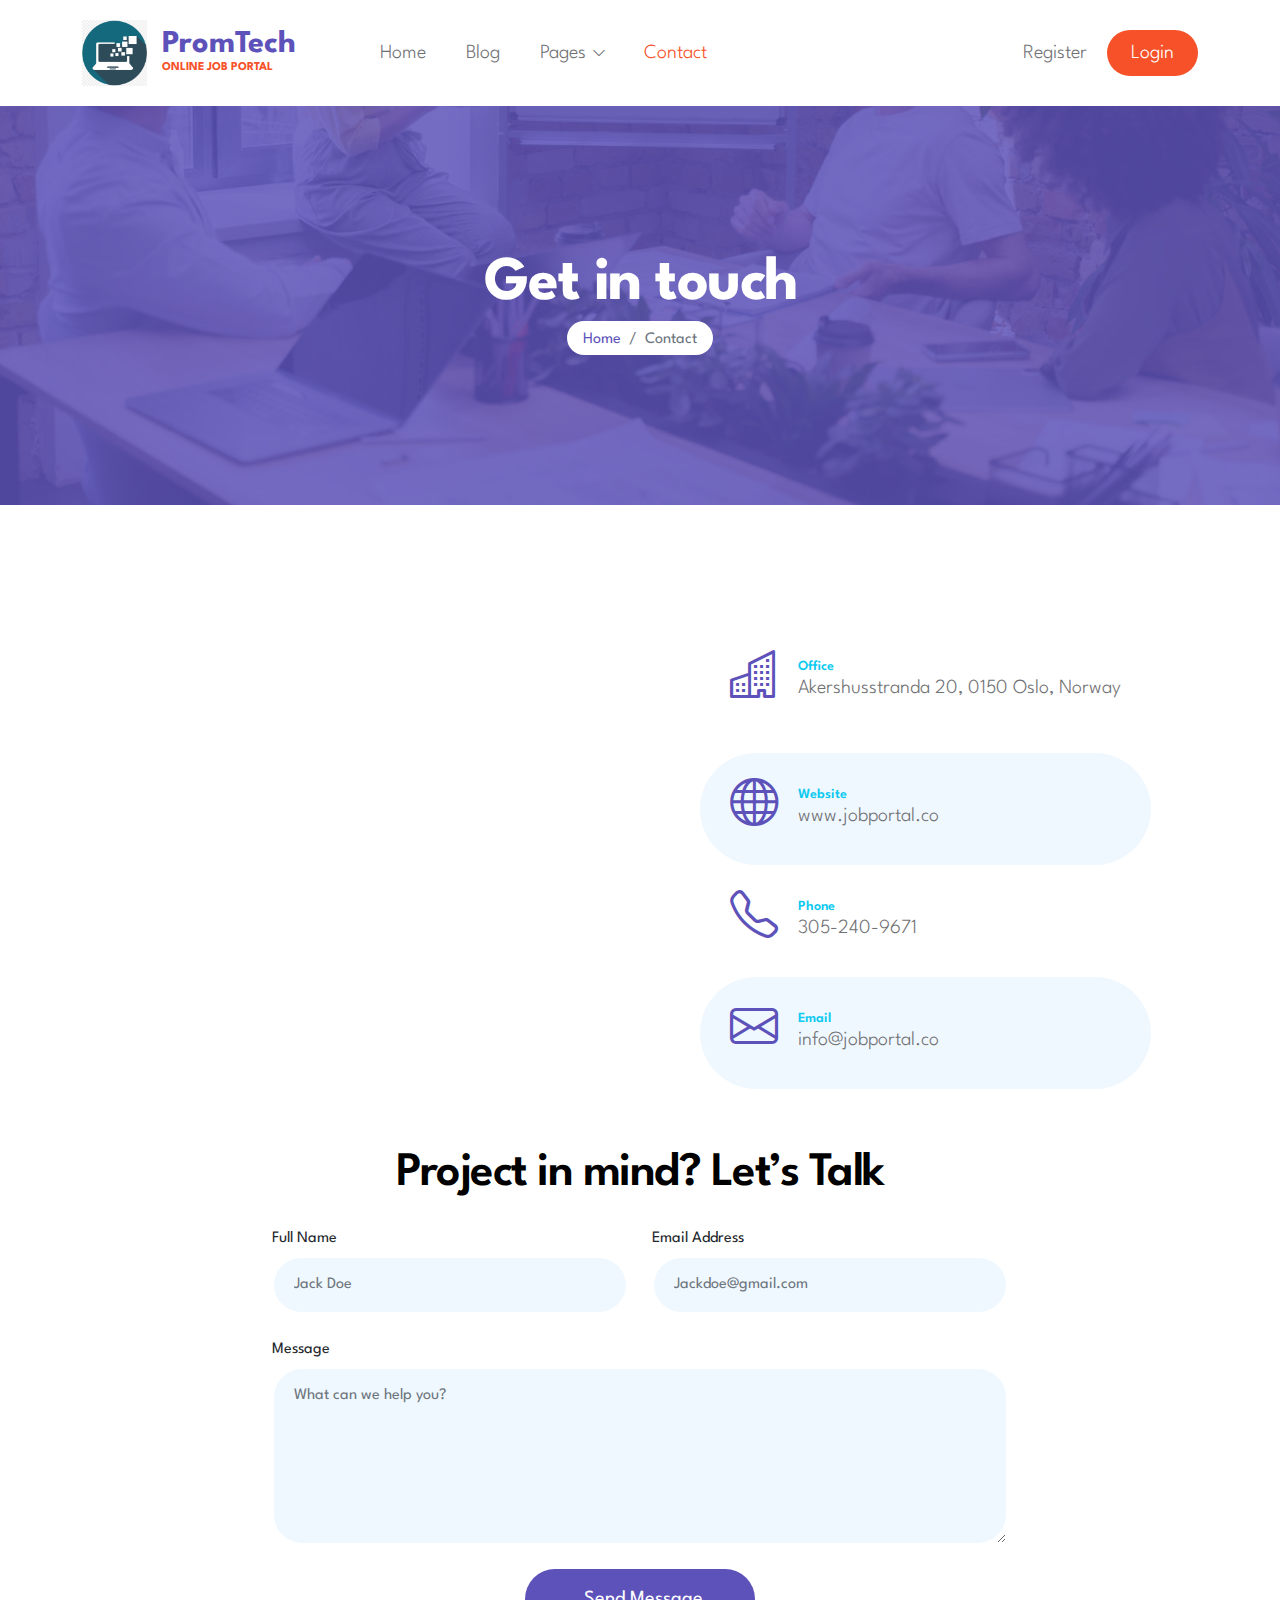
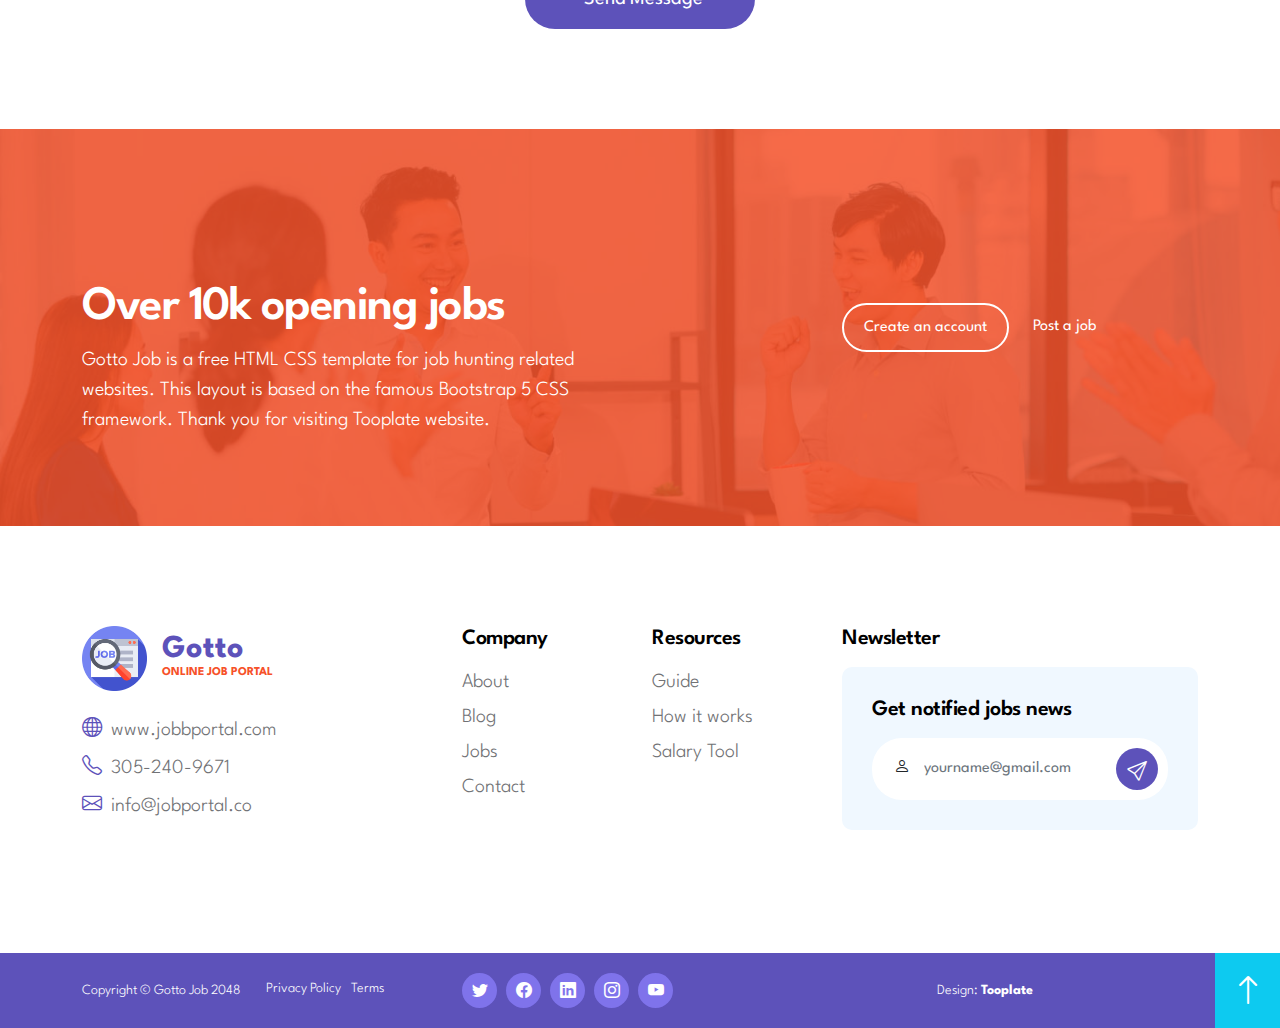
<file: contact.html>
<!doctype html>
<html lang="en">
    <head>
        <meta charset="utf-8">
        <meta name="viewport" content="width=device-width, initial-scale=1">

        <meta name="description" content="">
        <meta name="author" content="">

        <title>PromTech | Job Contact</title>

        <!-- CSS FILES -->
        <link rel="preconnect" href="https://fonts.googleapis.com">
        
        <link rel="preconnect" href="https://fonts.gstatic.com" crossorigin>

        <link href="https://fonts.googleapis.com/css2?family=League+Spartan:wght@100;300;400;600;700&display=swap" rel="stylesheet">

        <link href="css/bootstrap.min.css" rel="stylesheet">

        <link href="css/bootstrap-icons.css" rel="stylesheet">

        <link href="css/owl.carousel.min.css" rel="stylesheet">

        <link href="css/owl.theme.default.min.css" rel="stylesheet">

        <link href="css/tooplate-gotto-job.css" rel="stylesheet">
        <link rel="shortcut icon" href="./images/logos/prom-tech logo.png" type="image/x-icon">

    </head>
    
    <body id="top">

        <nav class="navbar navbar-expand-lg">
            <div class="container">
                <a class="navbar-brand d-flex align-items-center" href="index.html">
                    <img src="images/logos/prom-tech logo.png" class="img-fluid logo-image">

                    <div class="d-flex flex-column">
                        <strong class="logo-text">PromTech</strong>
                        <small class="logo-slogan">Online Job Portal</small>
                    </div>
                </a>

                <button class="navbar-toggler" type="button" data-bs-toggle="collapse" data-bs-target="#navbarNav" aria-controls="navbarNav" aria-expanded="false" aria-label="Toggle navigation">
                    <span class="navbar-toggler-icon"></span>
                </button>

                <div class="collapse navbar-collapse" id="navbarNav">
                    <ul class="navbar-nav align-items-center ms-lg-5">
                        <li class="nav-item">
                            <a class="nav-link" href="index.html">Home</a>
                        </li>

                        <li class="nav-item">
                            <a class="nav-link" href="about.html">Blog</a>
                        </li>

                        <li class="nav-item dropdown">
                            <a class="nav-link dropdown-toggle" href="#" id="navbarLightDropdownMenuLink" role="button" data-bs-toggle="dropdown" aria-expanded="false">Pages</a>

                            <ul class="dropdown-menu dropdown-menu-light" aria-labelledby="navbarLightDropdownMenuLink">
                                <li><a class="dropdown-item" href="job-listings.html">Job Listings</a></li>

                                <li><a class="dropdown-item" href="job-details.html">Job Details</a></li>
                            </ul>
                        </li>

                        <li class="nav-item">
                            <a class="nav-link active" href="contact.html">Contact</a>
                        </li>

                        <li class="nav-item ms-lg-auto">
                            <a class="nav-link" href="#">Register</a>
                        </li>

                        <li class="nav-item">
                            <a class="nav-link custom-btn btn" href="./login.html">Login</a>
                        </li>
                    </ul>
                </div>
            </div>
        </nav>

        <main>

            <header class="site-header">
                <div class="section-overlay"></div>

                <div class="container">
                    <div class="row">
                        
                        <div class="col-lg-12 col-12 text-center">
                            <h1 class="text-white">Get in touch</h1>

                            <nav aria-label="breadcrumb">
                                <ol class="breadcrumb justify-content-center">
                                    <li class="breadcrumb-item"><a href="index.html">Home</a></li>

                                    <li class="breadcrumb-item active" aria-current="page">Contact</li>
                                </ol>
                            </nav>
                        </div>

                    </div>
                </div>
            </header>


            <section class="contact-section section-padding">
                <div class="container">
                    <div class="row justify-content-center">

                        <div class="col-lg-6 col-12 mb-lg-5 mb-3">
                            <iframe class="google-map" src="https://www.google.com/maps/embed?pb=!1m18!1m12!1m3!1d4722.136219194832!2d10.772202738834757!3d59.917660271855105!2m3!1f0!2f0!3f0!3m2!1i1024!2i768!4f13.1!3m3!1m2!1s0x46416fa8eba7e84d%3A0xf4e943975503fa30!2sUrtehagen%20(herb%20garden)!5e1!3m2!1sen!2sth!4v1680951932259!5m2!1sen!2sth" width="100%" height="350" style="border:0;" allowfullscreen="" loading="lazy" referrerpolicy="no-referrer-when-downgrade"></iframe>
                        </div>

                        <div class="col-lg-5 col-12 mb-3 mx-auto">
                            <div class="contact-info-wrap">
                                <div class="contact-info d-flex align-items-center mb-3">
                                    <i class="custom-icon bi-building"></i>

                                    <p class="mb-0">
                                        <span class="contact-info-small-title">Office</span>

                                        Akershusstranda 20, 0150 Oslo, Norway
                                    </p>
                                </div>

                                <div class="contact-info d-flex align-items-center">
                                    <i class="custom-icon bi-globe"></i>

                                    <p class="mb-0">
                                        <span class="contact-info-small-title">Website</span>

                                        <a href="#" class="site-footer-link">
                                            www.jobportal.co
                                        </a>
                                    </p>
                                </div>

                                <div class="contact-info d-flex align-items-center">
                                    <i class="custom-icon bi-telephone"></i>

                                    <p class="mb-0">
                                        <span class="contact-info-small-title">Phone</span>

                                        <a href="tel: 305-240-9671" class="site-footer-link">
                                            305-240-9671
                                        </a>
                                    </p>
                                </div>

                                <div class="contact-info d-flex align-items-center">
                                    <i class="custom-icon bi-envelope"></i>

                                    <p class="mb-0">
                                        <span class="contact-info-small-title">Email</span>

                                        <a href="mailto:info@yourgmail.com" class="site-footer-link">
                                            info@jobportal.co
                                        </a>
                                    </p>
                                </div>
                            </div>
                        </div>

                        <div class="col-lg-8 col-12 mx-auto">
                            <form class="custom-form contact-form" action="#" method="post" role="form">
                                <h2 class="text-center mb-4">Project in mind? Let’s Talk</h2>

                                <div class="row">
                                    <div class="col-lg-6 col-md-6 col-12">
                                        <label for="first-name">Full Name</label>

                                        <input type="text" name="full-name" id="full-name" class="form-control" placeholder="Jack Doe" required>
                                    </div>

                                    <div class="col-lg-6 col-md-6 col-12">
                                        <label for="email">Email Address</label>

                                         <input type="email" name="email" id="email" pattern="[^ @]*@[^ @]*" class="form-control" placeholder="Jackdoe@gmail.com" required>
                                    </div>

                                    <div class="col-lg-12 col-12">
                                        <label for="message">Message</label>

                                        <textarea name="message" rows="6" class="form-control" id="message" placeholder="What can we help you?"></textarea>
                                    </div>

                                    <div class="col-lg-4 col-md-4 col-6 mx-auto">
                                        <button type="submit" class="form-control">Send Message</button>
                                    </div>
                                </div>
                            </form>
                        </div>

                    </div>
                </div>
            </section>

            <section class="cta-section">
                <div class="section-overlay"></div>

                <div class="container">
                    <div class="row">

                        <div class="col-lg-6 col-10">
                            <h2 class="text-white mb-2">Over 10k opening jobs</h2>

                            <p class="text-white">Gotto Job is a free HTML CSS template for job hunting related websites. This layout is based on the famous Bootstrap 5 CSS framework. Thank you for visiting Tooplate website.</p>
                        </div>

                        <div class="col-lg-4 col-12 ms-auto">
                            <div class="custom-border-btn-wrap d-flex align-items-center mt-lg-4 mt-2">
                                <a href="#" class="custom-btn custom-border-btn btn me-4">Create an account</a>

                                <a href="#" class="custom-link">Post a job</a>
                            </div>
                        </div>

                    </div>
                </div>
            </section>
        </main>

        <footer class="site-footer">
            <div class="container">
                <div class="row">

                    <div class="col-lg-4 col-md-6 col-12 mb-3">
                        <div class="d-flex align-items-center mb-4">
                            <img src="images/logo.png" class="img-fluid logo-image">

                            <div class="d-flex flex-column">
                                <strong class="logo-text">Gotto</strong>
                                <small class="logo-slogan">Online Job Portal</small>
                            </div>
                        </div>  

                        <p class="mb-2">
                            <i class="custom-icon bi-globe me-1"></i>

                            <a href="#" class="site-footer-link">
                                www.jobbportal.com
                            </a>
                        </p>

                        <p class="mb-2">
                            <i class="custom-icon bi-telephone me-1"></i>

                            <a href="tel: 305-240-9671" class="site-footer-link">
                                305-240-9671
                            </a>
                        </p>

                        <p>
                            <i class="custom-icon bi-envelope me-1"></i>

                            <a href="mailto:info@yourgmail.com" class="site-footer-link">
                                info@jobportal.co
                            </a>
                        </p>

                    </div>

                    <div class="col-lg-2 col-md-3 col-6 ms-lg-auto">
                        <h6 class="site-footer-title">Company</h6>

                        <ul class="footer-menu">
                            <li class="footer-menu-item"><a href="#" class="footer-menu-link">About</a></li>

                            <li class="footer-menu-item"><a href="#" class="footer-menu-link">Blog</a></li>

                            <li class="footer-menu-item"><a href="#" class="footer-menu-link">Jobs</a></li>

                            <li class="footer-menu-item"><a href="#" class="footer-menu-link">Contact</a></li>
                        </ul>
                    </div>

                    <div class="col-lg-2 col-md-3 col-6">
                        <h6 class="site-footer-title">Resources</h6>

                        <ul class="footer-menu">
                            <li class="footer-menu-item"><a href="#" class="footer-menu-link">Guide</a></li>

                            <li class="footer-menu-item"><a href="#" class="footer-menu-link">How it works</a></li>

                            <li class="footer-menu-item"><a href="#" class="footer-menu-link">Salary Tool</a></li>
                        </ul>
                    </div>

                    <div class="col-lg-4 col-md-8 col-12 mt-3 mt-lg-0">
                        <h6 class="site-footer-title">Newsletter</h6>

                        <form class="custom-form newsletter-form" action="#" method="post" role="form">
                            <h6 class="site-footer-title">Get notified jobs news</h6>

                            <div class="input-group">
                                <span class="input-group-text" id="basic-addon1"><i class="bi-person"></i></span>

                                <input type="text" name="newsletter-name" id="newsletter-name" class="form-control" placeholder="yourname@gmail.com" required>

                                <button type="submit" class="form-control">
                                    <i class="bi-send"></i>
                                </button>
                            </div>
                        </form>
                    </div>

                </div>
            </div>

            <div class="site-footer-bottom">
                <div class="container">
                    <div class="row">

                        <div class="col-lg-4 col-12 d-flex align-items-center">
                            <p class="copyright-text">Copyright © Gotto Job 2048</p>

                            <ul class="footer-menu d-flex">
                                <li class="footer-menu-item"><a href="#" class="footer-menu-link">Privacy Policy</a></li>

                                <li class="footer-menu-item"><a href="#" class="footer-menu-link">Terms</a></li>
                            </ul>
                        </div>

                        <div class="col-lg-5 col-12 mt-2 mt-lg-0">
                            <ul class="social-icon">
                                <li class="social-icon-item">
                                    <a href="#" class="social-icon-link bi-twitter"></a>
                                </li>

                                <li class="social-icon-item">
                                    <a href="#" class="social-icon-link bi-facebook"></a>
                                </li>

                                <li class="social-icon-item">
                                    <a href="#" class="social-icon-link bi-linkedin"></a>
                                </li>

                                <li class="social-icon-item">
                                    <a href="#" class="social-icon-link bi-instagram"></a>
                                </li>

                                <li class="social-icon-item">
                                    <a href="#" class="social-icon-link bi-youtube"></a>
                                </li>
                            </ul>
                        </div>

                        <div class="col-lg-3 col-12 mt-2 d-flex align-items-center mt-lg-0">
                            <p>Design: <a class="sponsored-link" rel="sponsored" href="https://www.tooplate.com" target="_blank">Tooplate</a></p>
                        </div>

                        <a class="back-top-icon bi-arrow-up smoothscroll d-flex justify-content-center align-items-center" href="#top"></a>

                    </div>
                </div>
            </div>
        </footer>

        <!-- JAVASCRIPT FILES -->
        <script src="js/jquery.min.js"></script>
        <script src="js/bootstrap.min.js"></script>
        <script src="js/owl.carousel.min.js"></script>
        <script src="js/counter.js"></script>
        <script src="js/custom.js"></script>

    </body>
</html>
</file>
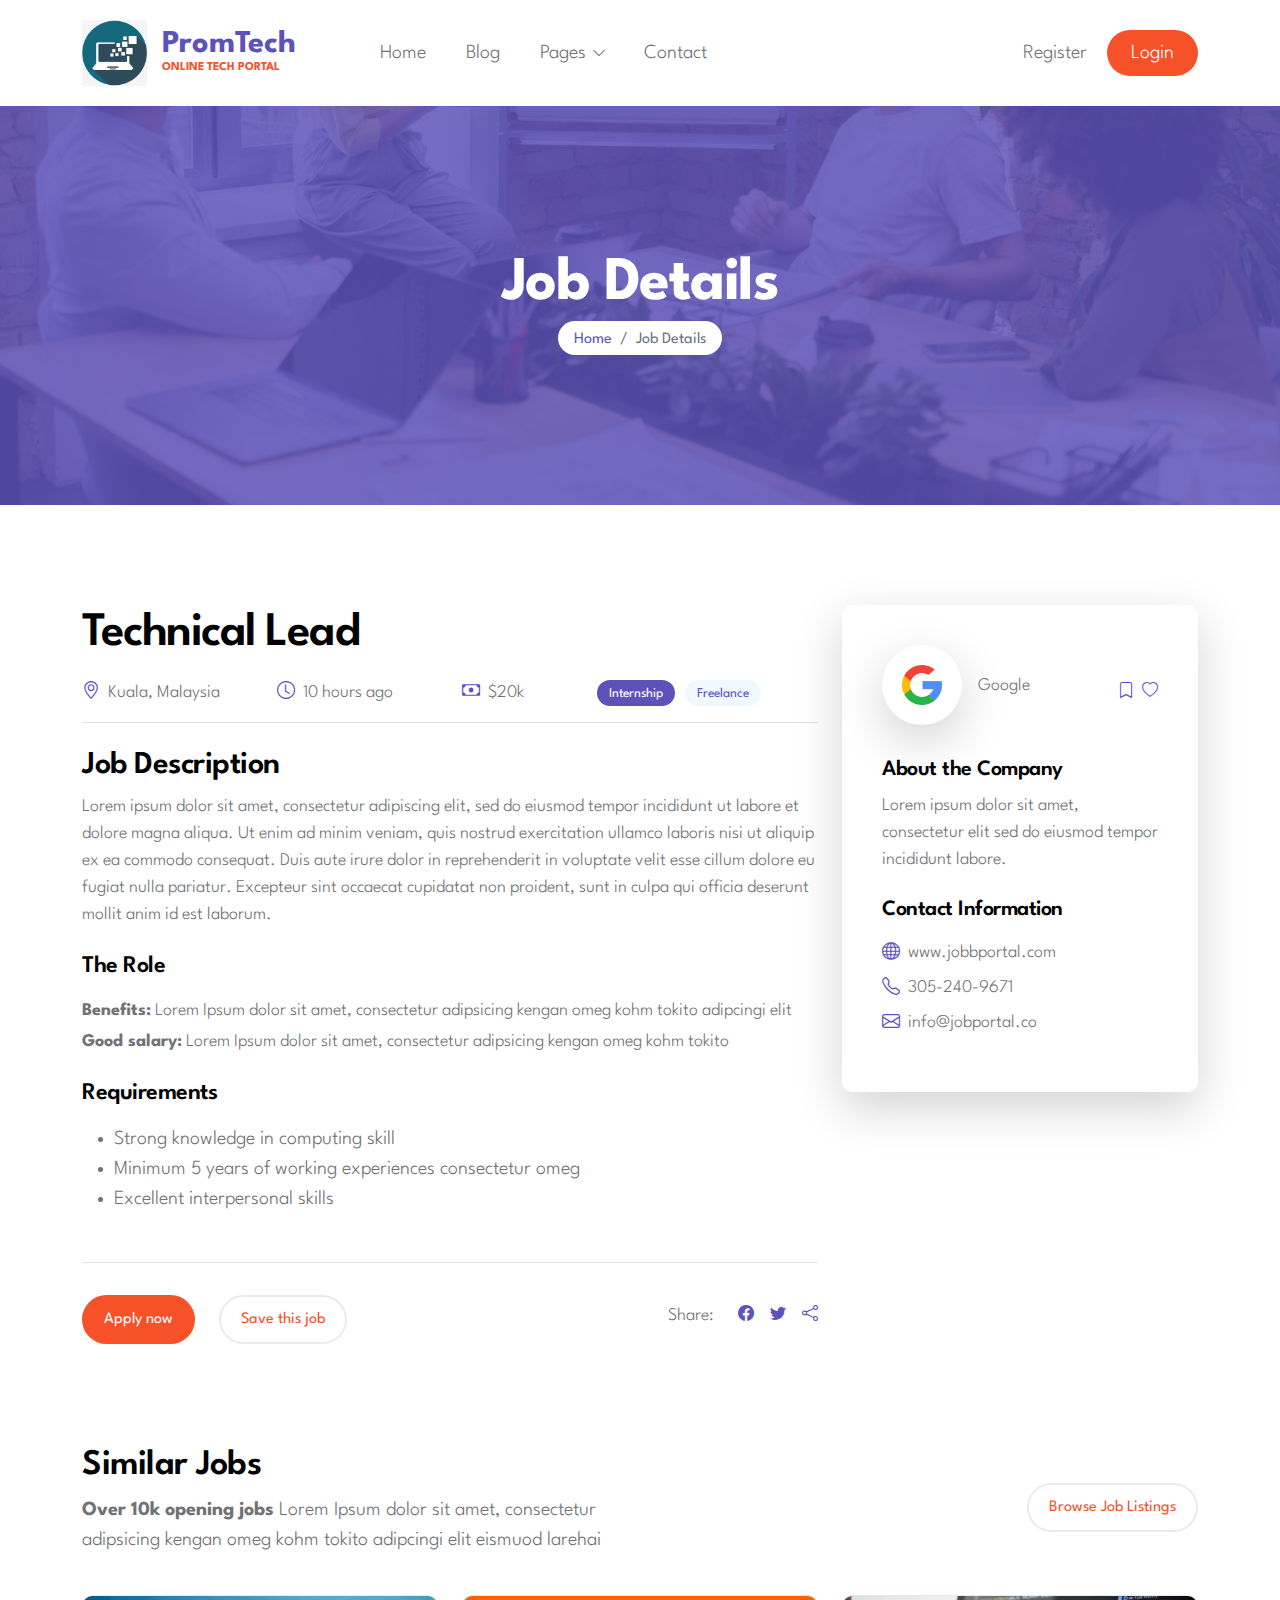
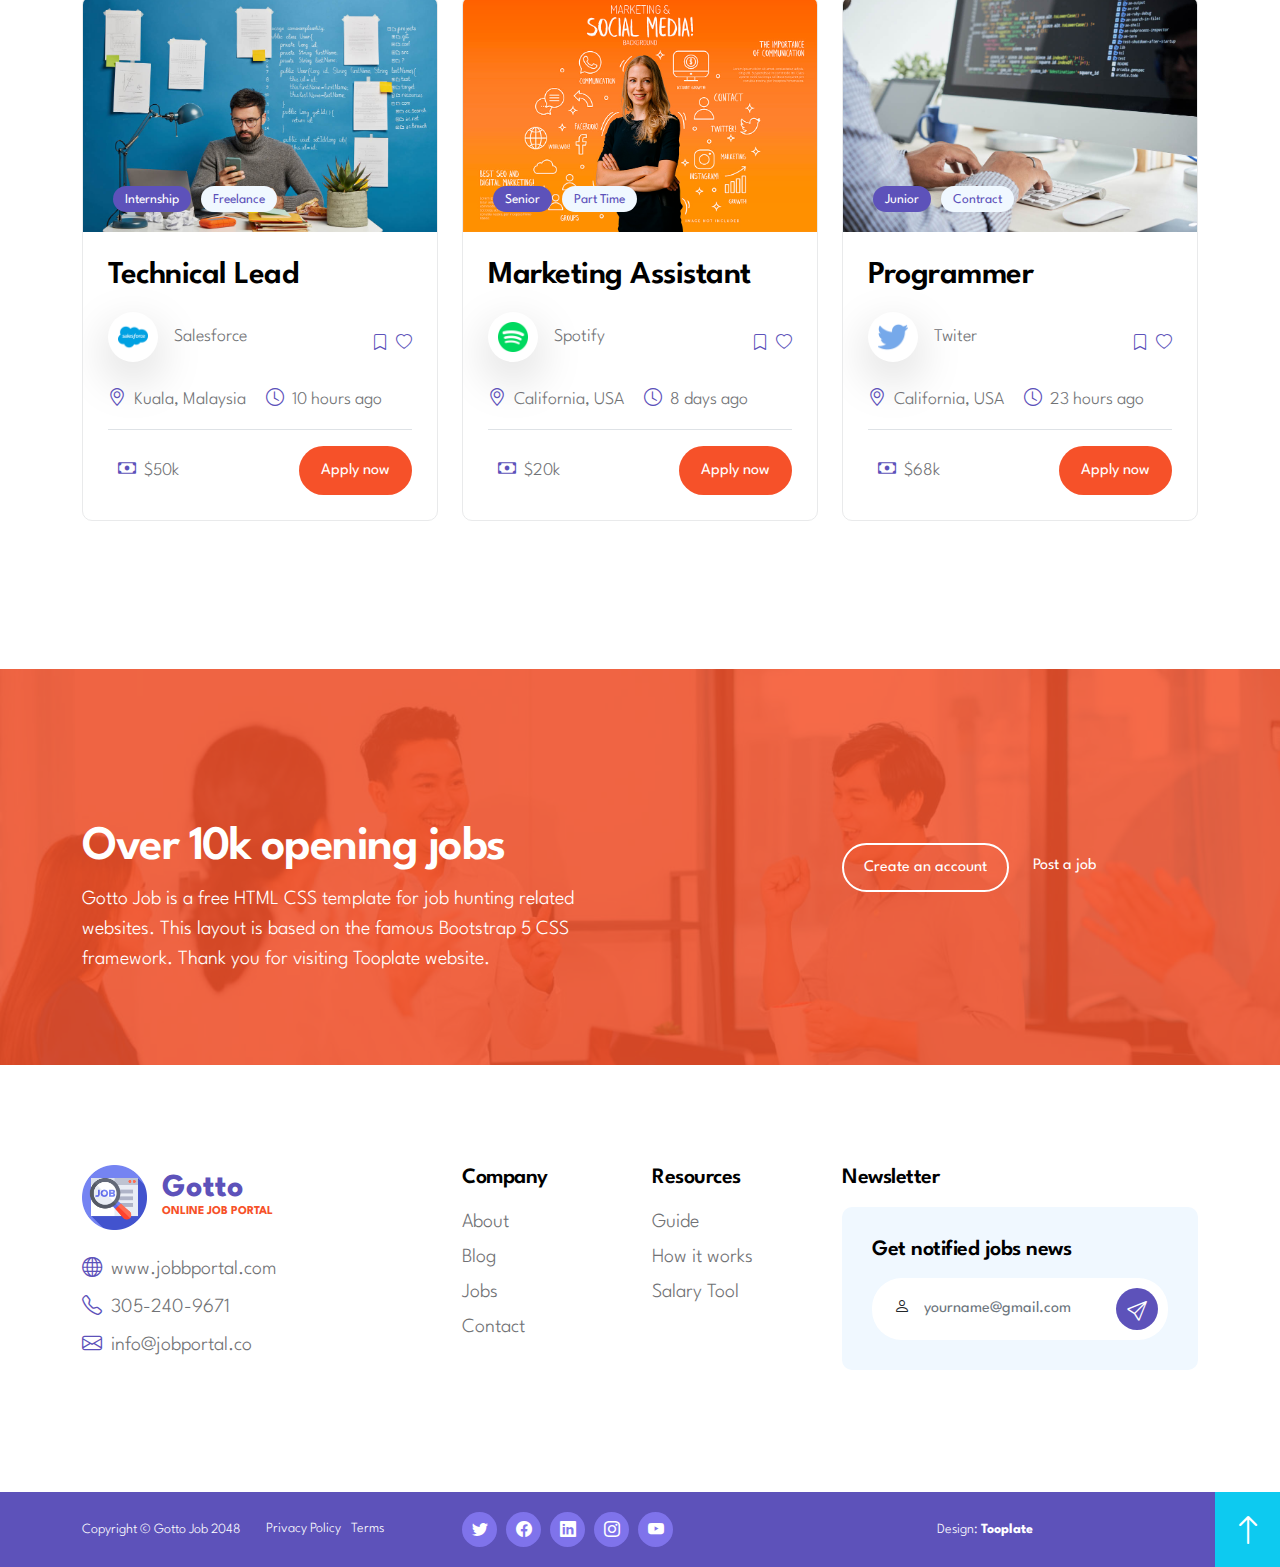
<file: job-details.html>
<!doctype html>
<html lang="en">
    <head>
        <meta charset="utf-8">
        <meta name="viewport" content="width=device-width, initial-scale=1">

        <meta name="description" content="">
        <meta name="author" content="">

        <title>PromTech | Job Details</title>

        <!-- CSS FILES -->
        <link rel="preconnect" href="https://fonts.googleapis.com">
        
        <link rel="preconnect" href="https://fonts.gstatic.com" crossorigin>

        <link href="https://fonts.googleapis.com/css2?family=League+Spartan:wght@100;300;400;600;700&display=swap" rel="stylesheet">

        <link href="css/bootstrap.min.css" rel="stylesheet">

        <link href="css/bootstrap-icons.css" rel="stylesheet">

        <link href="css/owl.carousel.min.css" rel="stylesheet">

        <link href="css/owl.theme.default.min.css" rel="stylesheet">

        <link href="css/tooplate-gotto-job.css" rel="stylesheet">
        <link rel="shortcut icon" href="./images/logos/prom-tech logo.png" type="image/x-icon">

        

    </head>
    
    <body id="top">

        <nav class="navbar navbar-expand-lg">
            <div class="container">
                <a class="navbar-brand d-flex align-items-center" href="index.html">
                    <img src="images/logos/prom-tech logo.png" class="img-fluid logo-image">

                    <div class="d-flex flex-column">
                        <strong class="logo-text">PromTech</strong>
                        <small class="logo-slogan">Online Tech Portal</small>
                    </div>
                </a>

                <button class="navbar-toggler" type="button" data-bs-toggle="collapse" data-bs-target="#navbarNav" aria-controls="navbarNav" aria-expanded="false" aria-label="Toggle navigation">
                    <span class="navbar-toggler-icon"></span>
                </button>

                <div class="collapse navbar-collapse" id="navbarNav">
                    <ul class="navbar-nav align-items-center ms-lg-5">
                        <li class="nav-item">
                            <a class="nav-link" href="index.html">Home</a>
                        </li>

                        <li class="nav-item">
                            <a class="nav-link" href="about.html">Blog</a>
                        </li>

                        <li class="nav-item dropdown">
                            <a class="nav-link dropdown-toggle" href="#" id="navbarLightDropdownMenuLink" role="button" data-bs-toggle="dropdown" aria-expanded="false">Pages</a>

                            <ul class="dropdown-menu dropdown-menu-light" aria-labelledby="navbarLightDropdownMenuLink">
                                <li><a class="dropdown-item" href="job-listings.html">Job Listings</a></li>

                                <li><a class="dropdown-item active" href="job-details.html">Job Details</a></li>
                            </ul>
                        </li>

                        <li class="nav-item">
                            <a class="nav-link" href="contact.html">Contact</a>
                        </li>

                        <li class="nav-item ms-lg-auto">
                            <a class="nav-link" href="#">Register</a>
                        </li>

                        <li class="nav-item">
                            <a class="nav-link custom-btn btn" href="./login.html">Login</a>
                        </li>
                    </ul>
                </div>
            </div>
        </nav>

        <main>

            <header class="site-header">
                <div class="section-overlay"></div>

                <div class="container">
                    <div class="row">
                        
                        <div class="col-lg-12 col-12 text-center">
                            <h1 class="text-white">Job Details</h1>

                            <nav aria-label="breadcrumb">
                                <ol class="breadcrumb justify-content-center">
                                    <li class="breadcrumb-item"><a href="index.html">Home</a></li>

                                    <li class="breadcrumb-item active" aria-current="page">Job Details</li>
                                </ol>
                            </nav>
                        </div>

                    </div>
                </div>
            </header>


            <section class="job-section section-padding pb-0">
                <div class="container">
                    <div class="row">

                        <div class="col-lg-8 col-12">
                            <h2 class="job-title mb-0">Technical Lead</h2>

                            <div class="job-thumb job-thumb-detail">
                                <div class="d-flex flex-wrap align-items-center border-bottom pt-lg-3 pt-2 pb-3 mb-4">
                                    <p class="job-location mb-0">
                                        <i class="custom-icon bi-geo-alt me-1"></i>
                                        Kuala, Malaysia
                                    </p>

                                    <p class="job-date mb-0">
                                        <i class="custom-icon bi-clock me-1"></i>
                                        10 hours ago
                                    </p>

                                    <p class="job-price mb-0">
                                        <i class="custom-icon bi-cash me-1"></i>
                                        $20k
                                    </p>

                                    <div class="d-flex">
                                        <p class="mb-0">
                                            <a href="job-listings.html" class="badge badge-level">Internship</a>
                                        </p>

                                        <p class="mb-0">
                                            <a href="job-listings.html" class="badge">Freelance</a>
                                        </p>
                                    </div>
                                </div>

                                <h4 class="mt-4 mb-2">Job Description</h4>

                                <p>Lorem ipsum dolor sit amet, consectetur adipiscing elit, sed do eiusmod tempor incididunt ut labore et dolore magna aliqua. Ut enim ad minim veniam, quis nostrud exercitation ullamco laboris nisi ut aliquip ex ea commodo consequat. Duis aute irure dolor in reprehenderit in voluptate velit esse cillum dolore eu fugiat nulla pariatur. Excepteur sint occaecat cupidatat non proident, sunt in culpa qui officia deserunt mollit anim id est laborum.</p>

                                <h5 class="mt-4 mb-3">The Role</h5>

                                <p class="mb-1"><strong>Benefits:</strong> Lorem Ipsum dolor sit amet, consectetur adipsicing kengan omeg kohm tokito adipcingi elit</p>

                                <p><strong>Good salary:</strong> Lorem Ipsum dolor sit amet, consectetur adipsicing kengan omeg kohm tokito</p>

                                <h5 class="mt-4 mb-3">Requirements</h5>

                                <ul>
                                    <li>Strong knowledge in computing skill</li>

                                    <li>Minimum 5 years of working experiences consectetur omeg</li>

                                    <li>Excellent interpersonal skills</li>
                                </ul>

                                <div class="d-flex justify-content-center flex-wrap mt-5 border-top pt-4">
                                    <a href="#" class="custom-btn btn mt-2">Apply now</a>

                                    <a href="#" class="custom-btn custom-border-btn btn mt-2 ms-lg-4 ms-3">Save this job</a>

                                    <div class="job-detail-share d-flex align-items-center">
                                        <p class="mb-0 me-lg-4 me-3">Share:</p>

                                        <a href="#" class="bi-facebook"></a>

                                        <a href="#" class="bi-twitter mx-3"></a>

                                        <a href="#" class="bi-share"></a>
                                    </div>
                                </div>
                            </div>
                        </div>

                        <div class="col-lg-4 col-12 mt-5 mt-lg-0">
                            <div class="job-thumb job-thumb-detail-box bg-white shadow-lg">
                                <div class="d-flex align-items-center">
                                    <div class="job-image-wrap d-flex align-items-center bg-white shadow-lg mb-3">
                                        <img src="images/logos/google.png" class="job-image me-3 img-fluid" alt="">

                                        <p class="mb-0">Google</p>
                                    </div>

                                    <a href="#" class="bi-bookmark ms-auto me-2"></a>

                                    <a href="#" class="bi-heart"></a>
                                </div>

                                <h6 class="mt-3 mb-2">About the Company</h6>

                                <p>Lorem ipsum dolor sit amet, consectetur elit sed do eiusmod tempor incididunt labore.</p>

                                <h6 class="mt-4 mb-3">Contact Information</h6>

                                <p class="mb-2">
                                    <i class="custom-icon bi-globe me-1"></i>

                                    <a href="#" class="site-footer-link">
                                        www.jobbportal.com
                                    </a>
                                </p>

                                <p class="mb-2">
                                    <i class="custom-icon bi-telephone me-1"></i>

                                    <a href="tel: 305-240-9671" class="site-footer-link">
                                        305-240-9671
                                    </a>
                                </p>

                                <p>
                                    <i class="custom-icon bi-envelope me-1"></i>

                                    <a href="mailto:info@yourgmail.com" class="site-footer-link">
                                        info@jobportal.co
                                    </a>
                                </p>
                            </div>
                        </div>

                    </div>
                </div>
            </section>


            <section class="job-section section-padding">
                <div class="container">
                    <div class="row align-items-center">

                        <div class="col-lg-6 col-12 mb-lg-4">
                            <h3>Similar Jobs</h3>

                            <p><strong>Over 10k opening jobs</strong> Lorem Ipsum dolor sit amet, consectetur adipsicing kengan omeg kohm tokito adipcingi elit eismuod larehai</p>
                        </div>

                        <div class="col-lg-4 col-12 d-flex ms-auto mb-5 mb-lg-4">
                            <a href="job-listings.html" class="custom-btn custom-border-btn btn ms-lg-auto">Browse Job Listings</a>
                        </div>

                        <div class="col-lg-4 col-md-6 col-12">
                            <div class="job-thumb job-thumb-box">
                                <div class="job-image-box-wrap">
                                    <a href="job-details.html">
                                        <img src="images/jobs/it-professional-works-startup-project.jpg" class="job-image img-fluid" alt="">
                                    </a>

                                    <div class="job-image-box-wrap-info d-flex align-items-center">
                                        <p class="mb-0">
                                            <a href="job-listings.html" class="badge badge-level">Internship</a>
                                        </p>

                                        <p class="mb-0">
                                            <a href="job-listings.html" class="badge">Freelance</a>
                                        </p>
                                    </div>
                                </div>

                                <div class="job-body">
                                    <h4 class="job-title">
                                        <a href="job-details.html" class="job-title-link">Technical Lead</a>
                                    </h4>

                                    <div class="d-flex align-items-center">
                                        <div class="job-image-wrap d-flex align-items-center bg-white shadow-lg mt-2 mb-4">
                                            <img src="images/logos/salesforce.png" class="job-image me-3 img-fluid" alt="">

                                            <p class="mb-0">Salesforce</p>
                                        </div>

                                        <a href="#" class="bi-bookmark ms-auto me-2">
                                        </a>

                                        <a href="#" class="bi-heart">
                                        </a>
                                    </div>

                                    <div class="d-flex align-items-center">
                                        <p class="job-location">
                                            <i class="custom-icon bi-geo-alt me-1"></i>
                                            Kuala, Malaysia
                                        </p>

                                        <p class="job-date">
                                            <i class="custom-icon bi-clock me-1"></i>
                                            10 hours ago
                                        </p>
                                    </div>

                                    <div class="d-flex align-items-center border-top pt-3">
                                        <p class="job-price mb-0">
                                            <i class="custom-icon bi-cash me-1"></i>
                                            $50k
                                        </p>

                                        <a href="job-details.html" class="custom-btn btn ms-auto">Apply now</a>
                                    </div>
                                </div>
                            </div>
                        </div>

                        <div class="col-lg-4 col-md-6 col-12">
                            <div class="job-thumb job-thumb-box">
                                <div class="job-image-box-wrap">
                                    <a href="job-details.html">
                                        <img src="images/jobs/marketing-assistant.jpg" class="job-image img-fluid" alt="marketing assistant">
                                    </a>

                                    <div class="job-image-box-wrap-info d-flex align-items-center">
                                        <p class="mb-0">
                                            <a href="job-listings.html" class="badge badge-level">Senior</a>
                                        </p>

                                        <p class="mb-0">
                                            <a href="job-listings.html" class="badge">Part Time</a>
                                        </p>
                                    </div>
                                </div>

                                <div class="job-body">
                                    <h4 class="job-title">
                                        <a href="job-details.html" class="job-title-link">Marketing Assistant</a>
                                    </h4>

                                    <div class="d-flex align-items-center">
                                        <div class="job-image-wrap d-flex align-items-center bg-white shadow-lg mt-2 mb-4">
                                            <img src="images/logos/spotify.png" class="job-image me-3 img-fluid" alt="">

                                            <p class="mb-0">Spotify</p>
                                        </div>

                                        <a href="#" class="bi-bookmark ms-auto me-2">
                                        </a>

                                        <a href="#" class="bi-heart">
                                        </a>
                                    </div>

                                    <div class="d-flex align-items-center">
                                        <p class="job-location">
                                            <i class="custom-icon bi-geo-alt me-1"></i>
                                            California, USA
                                        </p>

                                        <p class="job-date">
                                            <i class="custom-icon bi-clock me-1"></i>
                                            8 days ago
                                        </p>
                                    </div>

                                    <div class="d-flex align-items-center border-top pt-3">
                                        <p class="job-price mb-0">
                                            <i class="custom-icon bi-cash me-1"></i>
                                            $20k
                                        </p>

                                        <a href="job-details.html" class="custom-btn btn ms-auto">Apply now</a>
                                    </div>
                                </div>
                            </div>
                        </div>

                        <div class="col-lg-4 col-md-6 col-12">
                            <div class="job-thumb job-thumb-box">
                                <div class="job-image-box-wrap">
                                    <a href="job-details.html">
                                        <img src="images/jobs/coding-man.jpg" class="job-image img-fluid" alt="">
                                    </a>

                                    <div class="job-image-box-wrap-info d-flex align-items-center">
                                        <p class="mb-0">
                                            <a href="job-listings.html" class="badge badge-level">Junior</a>
                                        </p>

                                        <p class="mb-0">
                                            <a href="job-listings.html" class="badge">Contract</a>
                                        </p>
                                    </div>
                                </div>

                                <div class="job-body">
                                    <h4 class="job-title">
                                        <a href="job-details.html" class="job-title-link">Programmer</a>
                                    </h4>
                                        
                                    <div class="d-flex align-items-center">
                                        <div class="job-image-wrap d-flex align-items-center bg-white shadow-lg mt-2 mb-4">
                                            <img src="images/logos/twitter.png" class="job-image me-3 img-fluid" alt="">

                                            <p class="mb-0">Twiter</p>
                                        </div>

                                        <a href="#" class="bi-bookmark ms-auto me-2">
                                        </a>

                                        <a href="#" class="bi-heart">
                                        </a>
                                    </div>

                                    <div class="d-flex align-items-center">
                                        <p class="job-location">
                                            <i class="custom-icon bi-geo-alt me-1"></i>
                                            California, USA
                                        </p>

                                        <p class="job-date">
                                            <i class="custom-icon bi-clock me-1"></i>
                                            23 hours ago
                                        </p>
                                    </div>

                                    <div class="d-flex align-items-center border-top pt-3">
                                        <p class="job-price mb-0">
                                            <i class="custom-icon bi-cash me-1"></i>
                                            $68k
                                        </p>

                                        <a href="job-details.html" class="custom-btn btn ms-auto">Apply now</a>
                                    </div>
                                </div>
                            </div>
                        </div>

                    </div>
                </div>
            </section>


            <section class="cta-section">
                <div class="section-overlay"></div>

                <div class="container">
                    <div class="row">

                        <div class="col-lg-6 col-10">
                            <h2 class="text-white mb-2">Over 10k opening jobs</h2>

                            <p class="text-white">Gotto Job is a free HTML CSS template for job hunting related websites. This layout is based on the famous Bootstrap 5 CSS framework. Thank you for visiting Tooplate website.</p>
                        </div>

                        <div class="col-lg-4 col-12 ms-auto">
                            <div class="custom-border-btn-wrap d-flex align-items-center mt-lg-4 mt-2">
                                <a href="#" class="custom-btn custom-border-btn btn me-4">Create an account</a>

                                <a href="#" class="custom-link">Post a job</a>
                            </div>
                        </div>

                    </div>
                </div>
            </section>
        </main>

        <footer class="site-footer">
            <div class="container">
                <div class="row">

                    <div class="col-lg-4 col-md-6 col-12 mb-3">
                        <div class="d-flex align-items-center mb-4">
                            <img src="images/logo.png" class="img-fluid logo-image">

                            <div class="d-flex flex-column">
                                <strong class="logo-text">Gotto</strong>
                                <small class="logo-slogan">Online Job Portal</small>
                            </div>
                        </div>  

                        <p class="mb-2">
                            <i class="custom-icon bi-globe me-1"></i>

                            <a href="#" class="site-footer-link">
                                www.jobbportal.com
                            </a>
                        </p>

                        <p class="mb-2">
                            <i class="custom-icon bi-telephone me-1"></i>

                            <a href="tel: 305-240-9671" class="site-footer-link">
                                305-240-9671
                            </a>
                        </p>

                        <p>
                            <i class="custom-icon bi-envelope me-1"></i>

                            <a href="mailto:info@yourgmail.com" class="site-footer-link">
                                info@jobportal.co
                            </a>
                        </p>

                    </div>

                    <div class="col-lg-2 col-md-3 col-6 ms-lg-auto">
                        <h6 class="site-footer-title">Company</h6>

                        <ul class="footer-menu">
                            <li class="footer-menu-item"><a href="#" class="footer-menu-link">About</a></li>

                            <li class="footer-menu-item"><a href="#" class="footer-menu-link">Blog</a></li>

                            <li class="footer-menu-item"><a href="#" class="footer-menu-link">Jobs</a></li>

                            <li class="footer-menu-item"><a href="#" class="footer-menu-link">Contact</a></li>
                        </ul>
                    </div>

                    <div class="col-lg-2 col-md-3 col-6">
                        <h6 class="site-footer-title">Resources</h6>

                        <ul class="footer-menu">
                            <li class="footer-menu-item"><a href="#" class="footer-menu-link">Guide</a></li>

                            <li class="footer-menu-item"><a href="#" class="footer-menu-link">How it works</a></li>

                            <li class="footer-menu-item"><a href="#" class="footer-menu-link">Salary Tool</a></li>
                        </ul>
                    </div>

                    <div class="col-lg-4 col-md-8 col-12 mt-3 mt-lg-0">
                        <h6 class="site-footer-title">Newsletter</h6>

                        <form class="custom-form newsletter-form" action="#" method="post" role="form">
                            <h6 class="site-footer-title">Get notified jobs news</h6>

                            <div class="input-group">
                                <span class="input-group-text" id="basic-addon1"><i class="bi-person"></i></span>

                                <input type="text" name="newsletter-name" id="newsletter-name" class="form-control" placeholder="yourname@gmail.com" required>

                                <button type="submit" class="form-control">
                                    <i class="bi-send"></i>
                                </button>
                            </div>
                        </form>
                    </div>

                </div>
            </div>

            <div class="site-footer-bottom">
                <div class="container">
                    <div class="row">

                        <div class="col-lg-4 col-12 d-flex align-items-center">
                            <p class="copyright-text">Copyright © Gotto Job 2048</p>

                            <ul class="footer-menu d-flex">
                                <li class="footer-menu-item"><a href="#" class="footer-menu-link">Privacy Policy</a></li>

                                <li class="footer-menu-item"><a href="#" class="footer-menu-link">Terms</a></li>
                            </ul>
                        </div>

                        <div class="col-lg-5 col-12 mt-2 mt-lg-0">
                            <ul class="social-icon">
                                <li class="social-icon-item">
                                    <a href="#" class="social-icon-link bi-twitter"></a>
                                </li>

                                <li class="social-icon-item">
                                    <a href="#" class="social-icon-link bi-facebook"></a>
                                </li>

                                <li class="social-icon-item">
                                    <a href="#" class="social-icon-link bi-linkedin"></a>
                                </li>

                                <li class="social-icon-item">
                                    <a href="#" class="social-icon-link bi-instagram"></a>
                                </li>

                                <li class="social-icon-item">
                                    <a href="#" class="social-icon-link bi-youtube"></a>
                                </li>
                            </ul>
                        </div>

                        <div class="col-lg-3 col-12 mt-2 d-flex align-items-center mt-lg-0">
                            <p>Design: <a class="sponsored-link" rel="sponsored" href="https://www.tooplate.com" target="_blank">Tooplate</a></p>
                        </div>

                        <a class="back-top-icon bi-arrow-up smoothscroll d-flex justify-content-center align-items-center" href="#top"></a>

                    </div>
                </div>
            </div>
        </footer>

        <!-- JAVASCRIPT FILES -->
        <script src="js/jquery.min.js"></script>
        <script src="js/bootstrap.min.js"></script>
        <script src="js/owl.carousel.min.js"></script>
        <script src="js/counter.js"></script>
        <script src="js/custom.js"></script>

    </body>
</html>
</file>
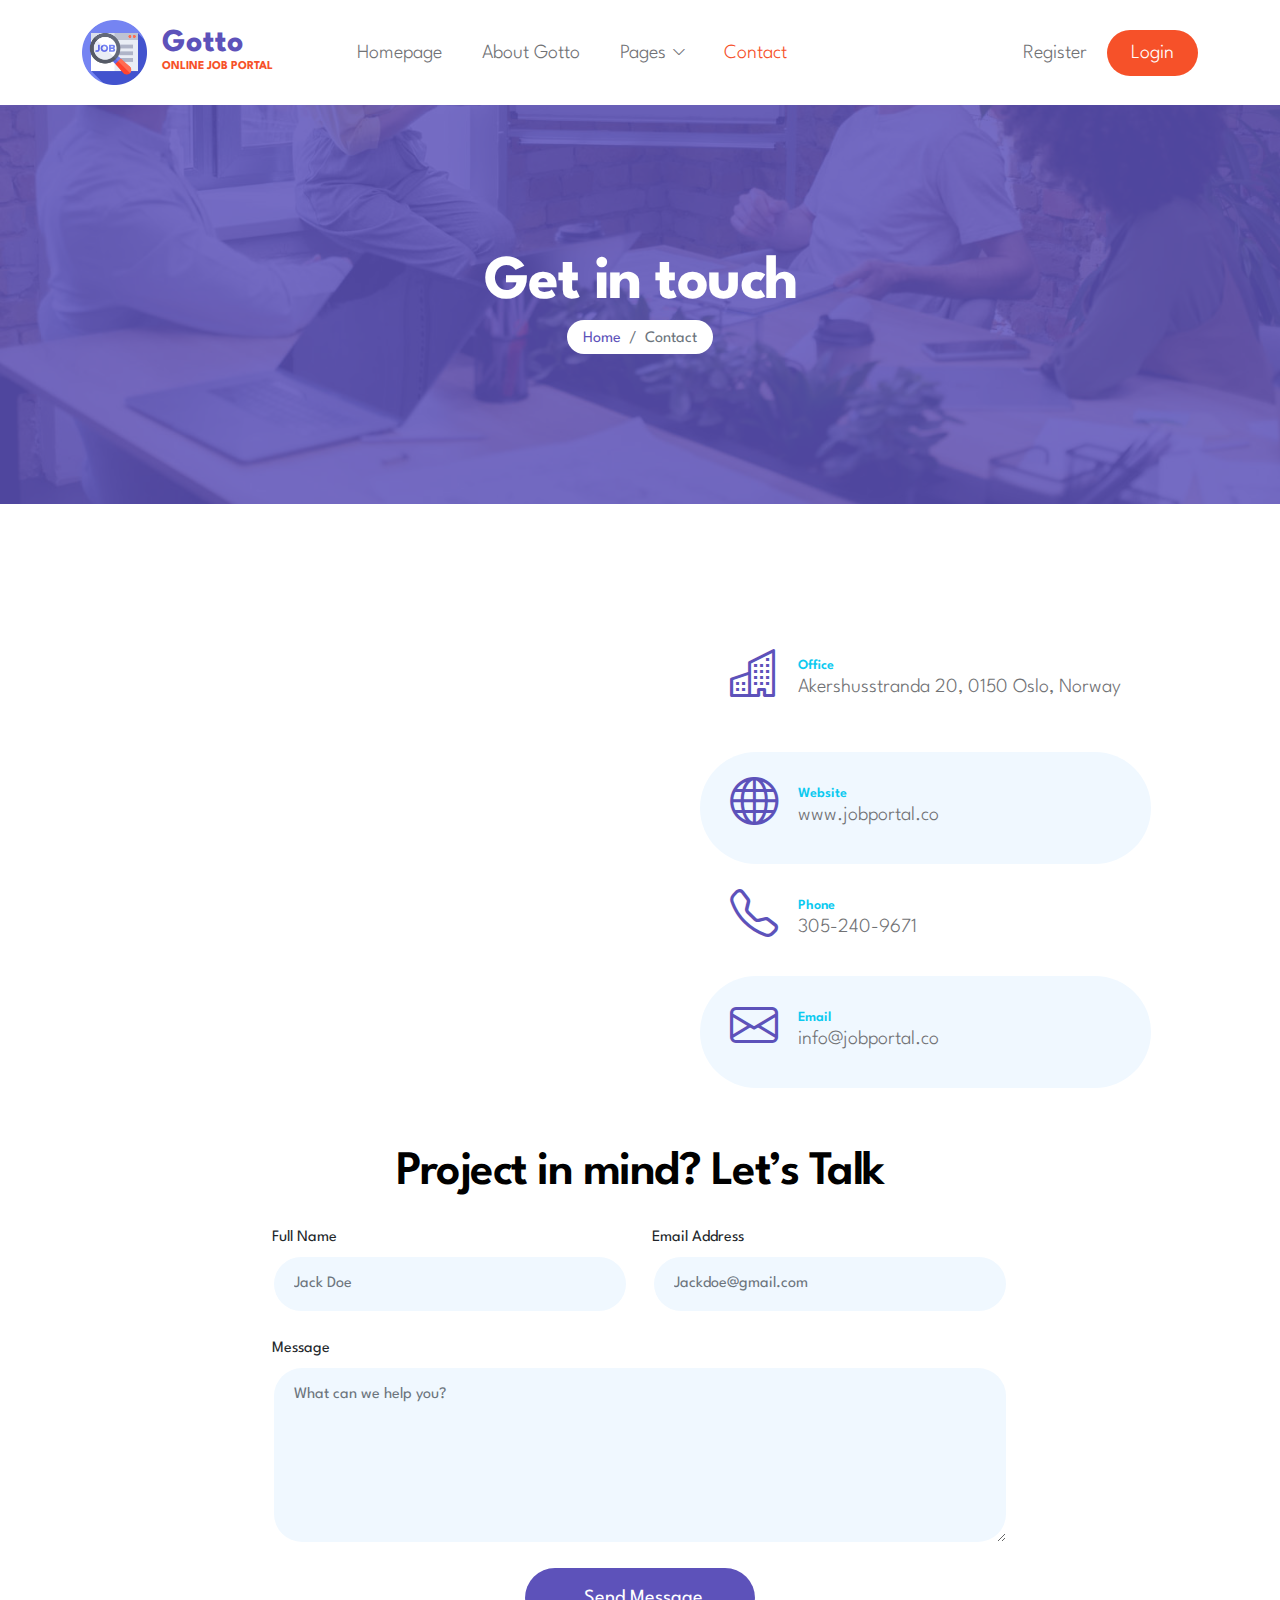
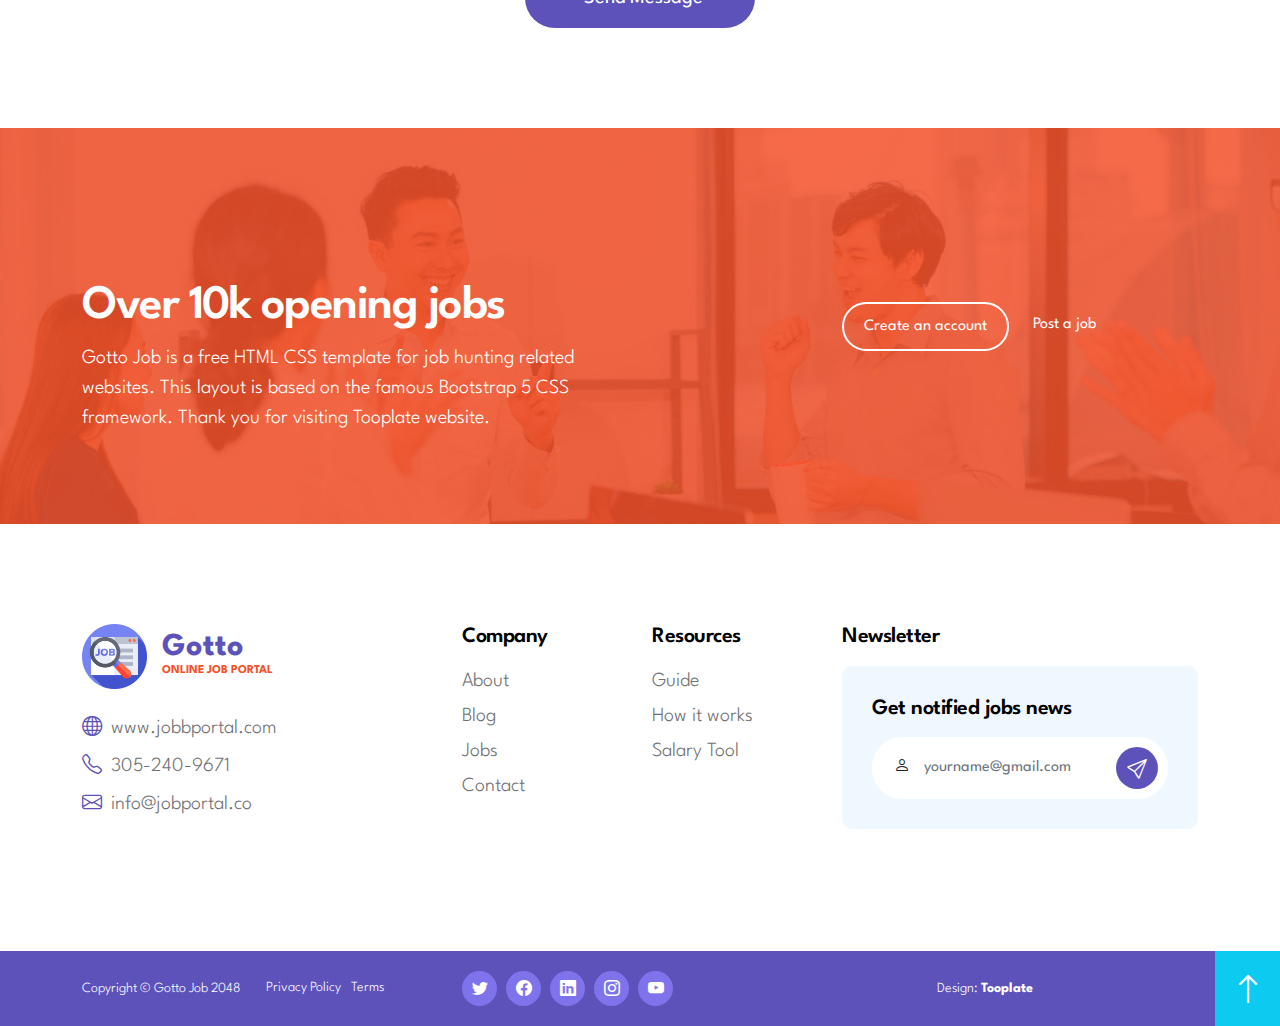
<file: 2134_gotto_job/2134_gotto_job/contact.html>
<!doctype html>
<html lang="en">
    <head>
        <meta charset="utf-8">
        <meta name="viewport" content="width=device-width, initial-scale=1">

        <meta name="description" content="">
        <meta name="author" content="">

        <title>Gotto Job Contact</title>

        <!-- CSS FILES -->
        <link rel="preconnect" href="https://fonts.googleapis.com">
        
        <link rel="preconnect" href="https://fonts.gstatic.com" crossorigin>

        <link href="https://fonts.googleapis.com/css2?family=League+Spartan:wght@100;300;400;600;700&display=swap" rel="stylesheet">

        <link href="css/bootstrap.min.css" rel="stylesheet">

        <link href="css/bootstrap-icons.css" rel="stylesheet">

        <link href="css/owl.carousel.min.css" rel="stylesheet">

        <link href="css/owl.theme.default.min.css" rel="stylesheet">

        <link href="css/tooplate-gotto-job.css" rel="stylesheet">
        
<!--

Tooplate 2134 Gotto Job

https://www.tooplate.com/view/2134-gotto-job

Bootstrap 5 HTML CSS Template

-->
    </head>
    
    <body id="top">

        <nav class="navbar navbar-expand-lg">
            <div class="container">
                <a class="navbar-brand d-flex align-items-center" href="index.html">
                    <img src="images/logo.png" class="img-fluid logo-image">

                    <div class="d-flex flex-column">
                        <strong class="logo-text">Gotto</strong>
                        <small class="logo-slogan">Online Job Portal</small>
                    </div>
                </a>

                <button class="navbar-toggler" type="button" data-bs-toggle="collapse" data-bs-target="#navbarNav" aria-controls="navbarNav" aria-expanded="false" aria-label="Toggle navigation">
                    <span class="navbar-toggler-icon"></span>
                </button>

                <div class="collapse navbar-collapse" id="navbarNav">
                    <ul class="navbar-nav align-items-center ms-lg-5">
                        <li class="nav-item">
                            <a class="nav-link" href="index.html">Homepage</a>
                        </li>

                        <li class="nav-item">
                            <a class="nav-link" href="about.html">About Gotto</a>
                        </li>

                        <li class="nav-item dropdown">
                            <a class="nav-link dropdown-toggle" href="#" id="navbarLightDropdownMenuLink" role="button" data-bs-toggle="dropdown" aria-expanded="false">Pages</a>

                            <ul class="dropdown-menu dropdown-menu-light" aria-labelledby="navbarLightDropdownMenuLink">
                                <li><a class="dropdown-item" href="job-listings.html">Job Listings</a></li>

                                <li><a class="dropdown-item" href="job-details.html">Job Details</a></li>
                            </ul>
                        </li>

                        <li class="nav-item">
                            <a class="nav-link active" href="contact.html">Contact</a>
                        </li>

                        <li class="nav-item ms-lg-auto">
                            <a class="nav-link" href="#">Register</a>
                        </li>

                        <li class="nav-item">
                            <a class="nav-link custom-btn btn" href="#">Login</a>
                        </li>
                    </ul>
                </div>
            </div>
        </nav>

        <main>

            <header class="site-header">
                <div class="section-overlay"></div>

                <div class="container">
                    <div class="row">
                        
                        <div class="col-lg-12 col-12 text-center">
                            <h1 class="text-white">Get in touch</h1>

                            <nav aria-label="breadcrumb">
                                <ol class="breadcrumb justify-content-center">
                                    <li class="breadcrumb-item"><a href="index.html">Home</a></li>

                                    <li class="breadcrumb-item active" aria-current="page">Contact</li>
                                </ol>
                            </nav>
                        </div>

                    </div>
                </div>
            </header>


            <section class="contact-section section-padding">
                <div class="container">
                    <div class="row justify-content-center">

                        <div class="col-lg-6 col-12 mb-lg-5 mb-3">
                            <iframe class="google-map" src="https://www.google.com/maps/embed?pb=!1m18!1m12!1m3!1d4722.136219194832!2d10.772202738834757!3d59.917660271855105!2m3!1f0!2f0!3f0!3m2!1i1024!2i768!4f13.1!3m3!1m2!1s0x46416fa8eba7e84d%3A0xf4e943975503fa30!2sUrtehagen%20(herb%20garden)!5e1!3m2!1sen!2sth!4v1680951932259!5m2!1sen!2sth" width="100%" height="350" style="border:0;" allowfullscreen="" loading="lazy" referrerpolicy="no-referrer-when-downgrade"></iframe>
                        </div>

                        <div class="col-lg-5 col-12 mb-3 mx-auto">
                            <div class="contact-info-wrap">
                                <div class="contact-info d-flex align-items-center mb-3">
                                    <i class="custom-icon bi-building"></i>

                                    <p class="mb-0">
                                        <span class="contact-info-small-title">Office</span>

                                        Akershusstranda 20, 0150 Oslo, Norway
                                    </p>
                                </div>

                                <div class="contact-info d-flex align-items-center">
                                    <i class="custom-icon bi-globe"></i>

                                    <p class="mb-0">
                                        <span class="contact-info-small-title">Website</span>

                                        <a href="#" class="site-footer-link">
                                            www.jobportal.co
                                        </a>
                                    </p>
                                </div>

                                <div class="contact-info d-flex align-items-center">
                                    <i class="custom-icon bi-telephone"></i>

                                    <p class="mb-0">
                                        <span class="contact-info-small-title">Phone</span>

                                        <a href="tel: 305-240-9671" class="site-footer-link">
                                            305-240-9671
                                        </a>
                                    </p>
                                </div>

                                <div class="contact-info d-flex align-items-center">
                                    <i class="custom-icon bi-envelope"></i>

                                    <p class="mb-0">
                                        <span class="contact-info-small-title">Email</span>

                                        <a href="mailto:info@yourgmail.com" class="site-footer-link">
                                            info@jobportal.co
                                        </a>
                                    </p>
                                </div>
                            </div>
                        </div>

                        <div class="col-lg-8 col-12 mx-auto">
                            <form class="custom-form contact-form" action="#" method="post" role="form">
                                <h2 class="text-center mb-4">Project in mind? Let’s Talk</h2>

                                <div class="row">
                                    <div class="col-lg-6 col-md-6 col-12">
                                        <label for="first-name">Full Name</label>

                                        <input type="text" name="full-name" id="full-name" class="form-control" placeholder="Jack Doe" required>
                                    </div>

                                    <div class="col-lg-6 col-md-6 col-12">
                                        <label for="email">Email Address</label>

                                         <input type="email" name="email" id="email" pattern="[^ @]*@[^ @]*" class="form-control" placeholder="Jackdoe@gmail.com" required>
                                    </div>

                                    <div class="col-lg-12 col-12">
                                        <label for="message">Message</label>

                                        <textarea name="message" rows="6" class="form-control" id="message" placeholder="What can we help you?"></textarea>
                                    </div>

                                    <div class="col-lg-4 col-md-4 col-6 mx-auto">
                                        <button type="submit" class="form-control">Send Message</button>
                                    </div>
                                </div>
                            </form>
                        </div>

                    </div>
                </div>
            </section>

            <section class="cta-section">
                <div class="section-overlay"></div>

                <div class="container">
                    <div class="row">

                        <div class="col-lg-6 col-10">
                            <h2 class="text-white mb-2">Over 10k opening jobs</h2>

                            <p class="text-white">Gotto Job is a free HTML CSS template for job hunting related websites. This layout is based on the famous Bootstrap 5 CSS framework. Thank you for visiting Tooplate website.</p>
                        </div>

                        <div class="col-lg-4 col-12 ms-auto">
                            <div class="custom-border-btn-wrap d-flex align-items-center mt-lg-4 mt-2">
                                <a href="#" class="custom-btn custom-border-btn btn me-4">Create an account</a>

                                <a href="#" class="custom-link">Post a job</a>
                            </div>
                        </div>

                    </div>
                </div>
            </section>
        </main>

        <footer class="site-footer">
            <div class="container">
                <div class="row">

                    <div class="col-lg-4 col-md-6 col-12 mb-3">
                        <div class="d-flex align-items-center mb-4">
                            <img src="images/logo.png" class="img-fluid logo-image">

                            <div class="d-flex flex-column">
                                <strong class="logo-text">Gotto</strong>
                                <small class="logo-slogan">Online Job Portal</small>
                            </div>
                        </div>  

                        <p class="mb-2">
                            <i class="custom-icon bi-globe me-1"></i>

                            <a href="#" class="site-footer-link">
                                www.jobbportal.com
                            </a>
                        </p>

                        <p class="mb-2">
                            <i class="custom-icon bi-telephone me-1"></i>

                            <a href="tel: 305-240-9671" class="site-footer-link">
                                305-240-9671
                            </a>
                        </p>

                        <p>
                            <i class="custom-icon bi-envelope me-1"></i>

                            <a href="mailto:info@yourgmail.com" class="site-footer-link">
                                info@jobportal.co
                            </a>
                        </p>

                    </div>

                    <div class="col-lg-2 col-md-3 col-6 ms-lg-auto">
                        <h6 class="site-footer-title">Company</h6>

                        <ul class="footer-menu">
                            <li class="footer-menu-item"><a href="#" class="footer-menu-link">About</a></li>

                            <li class="footer-menu-item"><a href="#" class="footer-menu-link">Blog</a></li>

                            <li class="footer-menu-item"><a href="#" class="footer-menu-link">Jobs</a></li>

                            <li class="footer-menu-item"><a href="#" class="footer-menu-link">Contact</a></li>
                        </ul>
                    </div>

                    <div class="col-lg-2 col-md-3 col-6">
                        <h6 class="site-footer-title">Resources</h6>

                        <ul class="footer-menu">
                            <li class="footer-menu-item"><a href="#" class="footer-menu-link">Guide</a></li>

                            <li class="footer-menu-item"><a href="#" class="footer-menu-link">How it works</a></li>

                            <li class="footer-menu-item"><a href="#" class="footer-menu-link">Salary Tool</a></li>
                        </ul>
                    </div>

                    <div class="col-lg-4 col-md-8 col-12 mt-3 mt-lg-0">
                        <h6 class="site-footer-title">Newsletter</h6>

                        <form class="custom-form newsletter-form" action="#" method="post" role="form">
                            <h6 class="site-footer-title">Get notified jobs news</h6>

                            <div class="input-group">
                                <span class="input-group-text" id="basic-addon1"><i class="bi-person"></i></span>

                                <input type="text" name="newsletter-name" id="newsletter-name" class="form-control" placeholder="yourname@gmail.com" required>

                                <button type="submit" class="form-control">
                                    <i class="bi-send"></i>
                                </button>
                            </div>
                        </form>
                    </div>

                </div>
            </div>

            <div class="site-footer-bottom">
                <div class="container">
                    <div class="row">

                        <div class="col-lg-4 col-12 d-flex align-items-center">
                            <p class="copyright-text">Copyright © Gotto Job 2048</p>

                            <ul class="footer-menu d-flex">
                                <li class="footer-menu-item"><a href="#" class="footer-menu-link">Privacy Policy</a></li>

                                <li class="footer-menu-item"><a href="#" class="footer-menu-link">Terms</a></li>
                            </ul>
                        </div>

                        <div class="col-lg-5 col-12 mt-2 mt-lg-0">
                            <ul class="social-icon">
                                <li class="social-icon-item">
                                    <a href="#" class="social-icon-link bi-twitter"></a>
                                </li>

                                <li class="social-icon-item">
                                    <a href="#" class="social-icon-link bi-facebook"></a>
                                </li>

                                <li class="social-icon-item">
                                    <a href="#" class="social-icon-link bi-linkedin"></a>
                                </li>

                                <li class="social-icon-item">
                                    <a href="#" class="social-icon-link bi-instagram"></a>
                                </li>

                                <li class="social-icon-item">
                                    <a href="#" class="social-icon-link bi-youtube"></a>
                                </li>
                            </ul>
                        </div>

                        <div class="col-lg-3 col-12 mt-2 d-flex align-items-center mt-lg-0">
                            <p>Design: <a class="sponsored-link" rel="sponsored" href="https://www.tooplate.com" target="_blank">Tooplate</a></p>
                        </div>

                        <a class="back-top-icon bi-arrow-up smoothscroll d-flex justify-content-center align-items-center" href="#top"></a>

                    </div>
                </div>
            </div>
        </footer>

        <!-- JAVASCRIPT FILES -->
        <script src="js/jquery.min.js"></script>
        <script src="js/bootstrap.min.js"></script>
        <script src="js/owl.carousel.min.js"></script>
        <script src="js/counter.js"></script>
        <script src="js/custom.js"></script>

    </body>
</html>
</file>
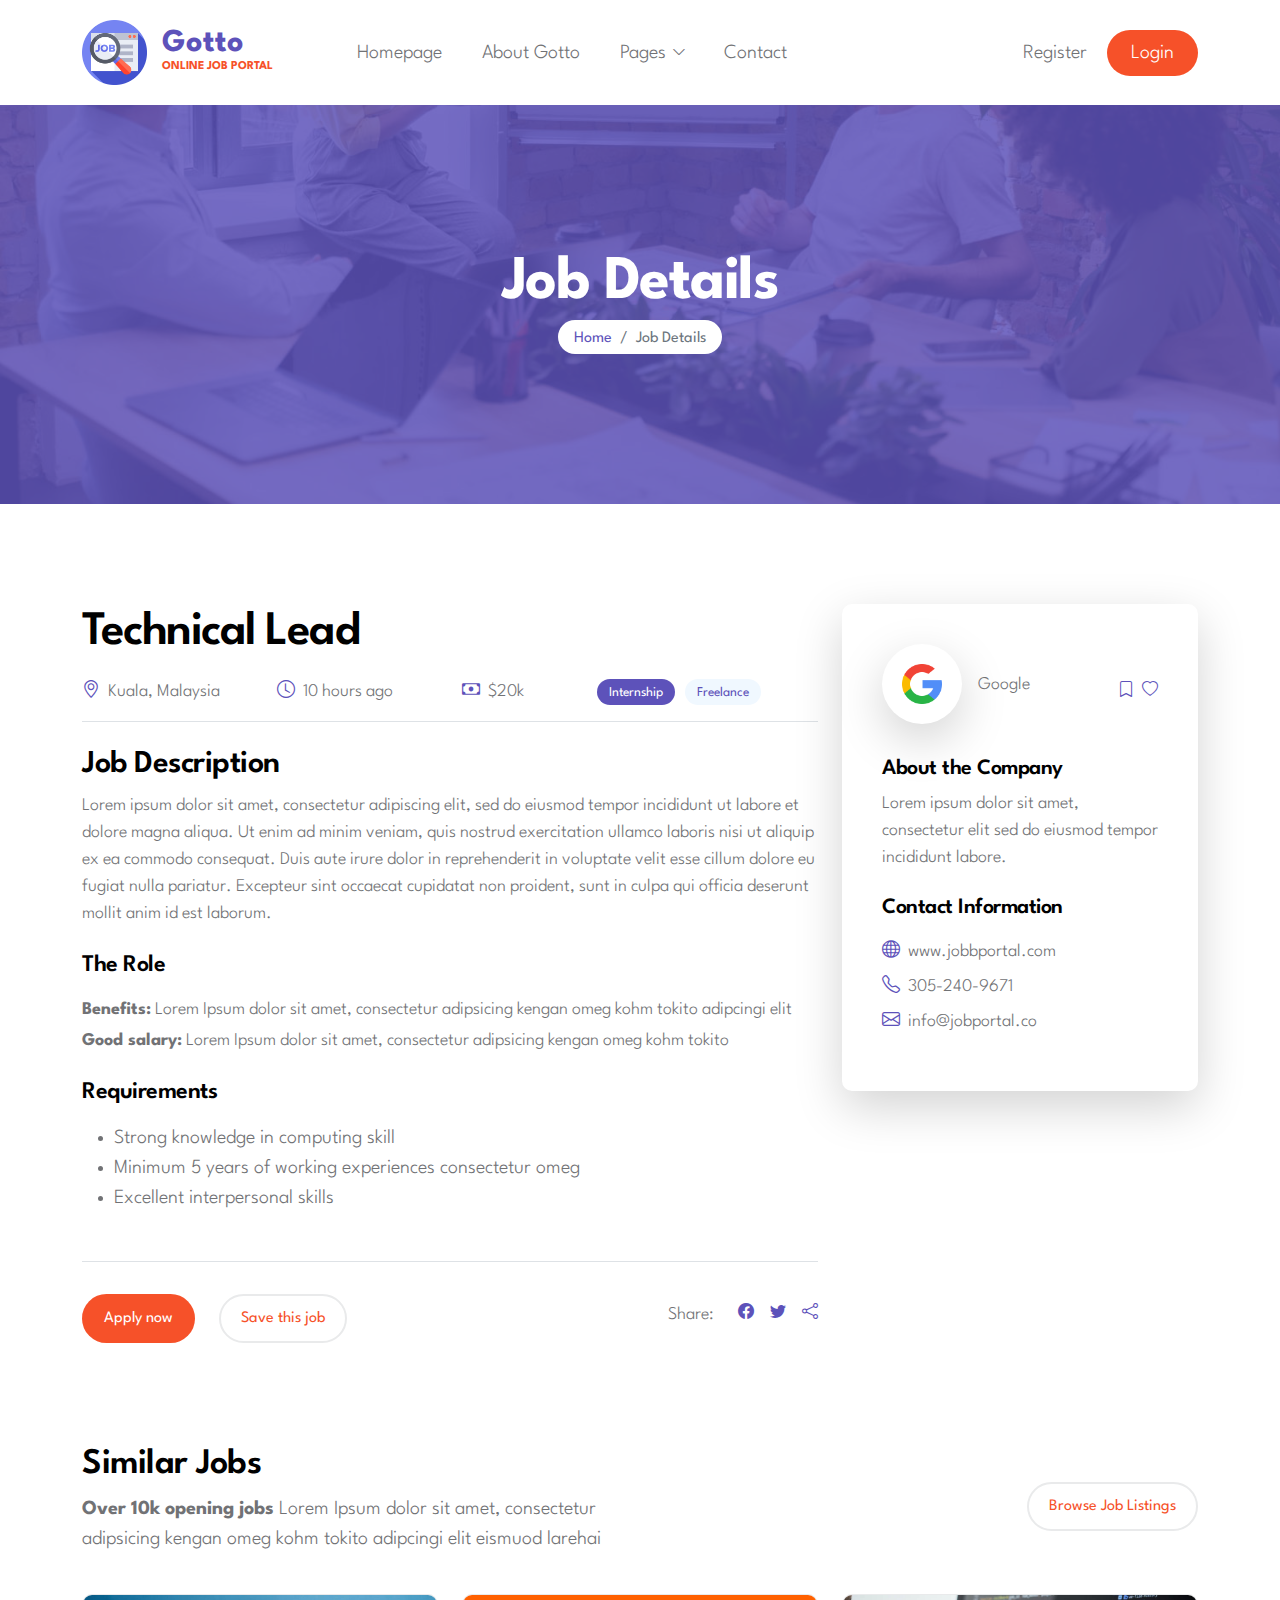
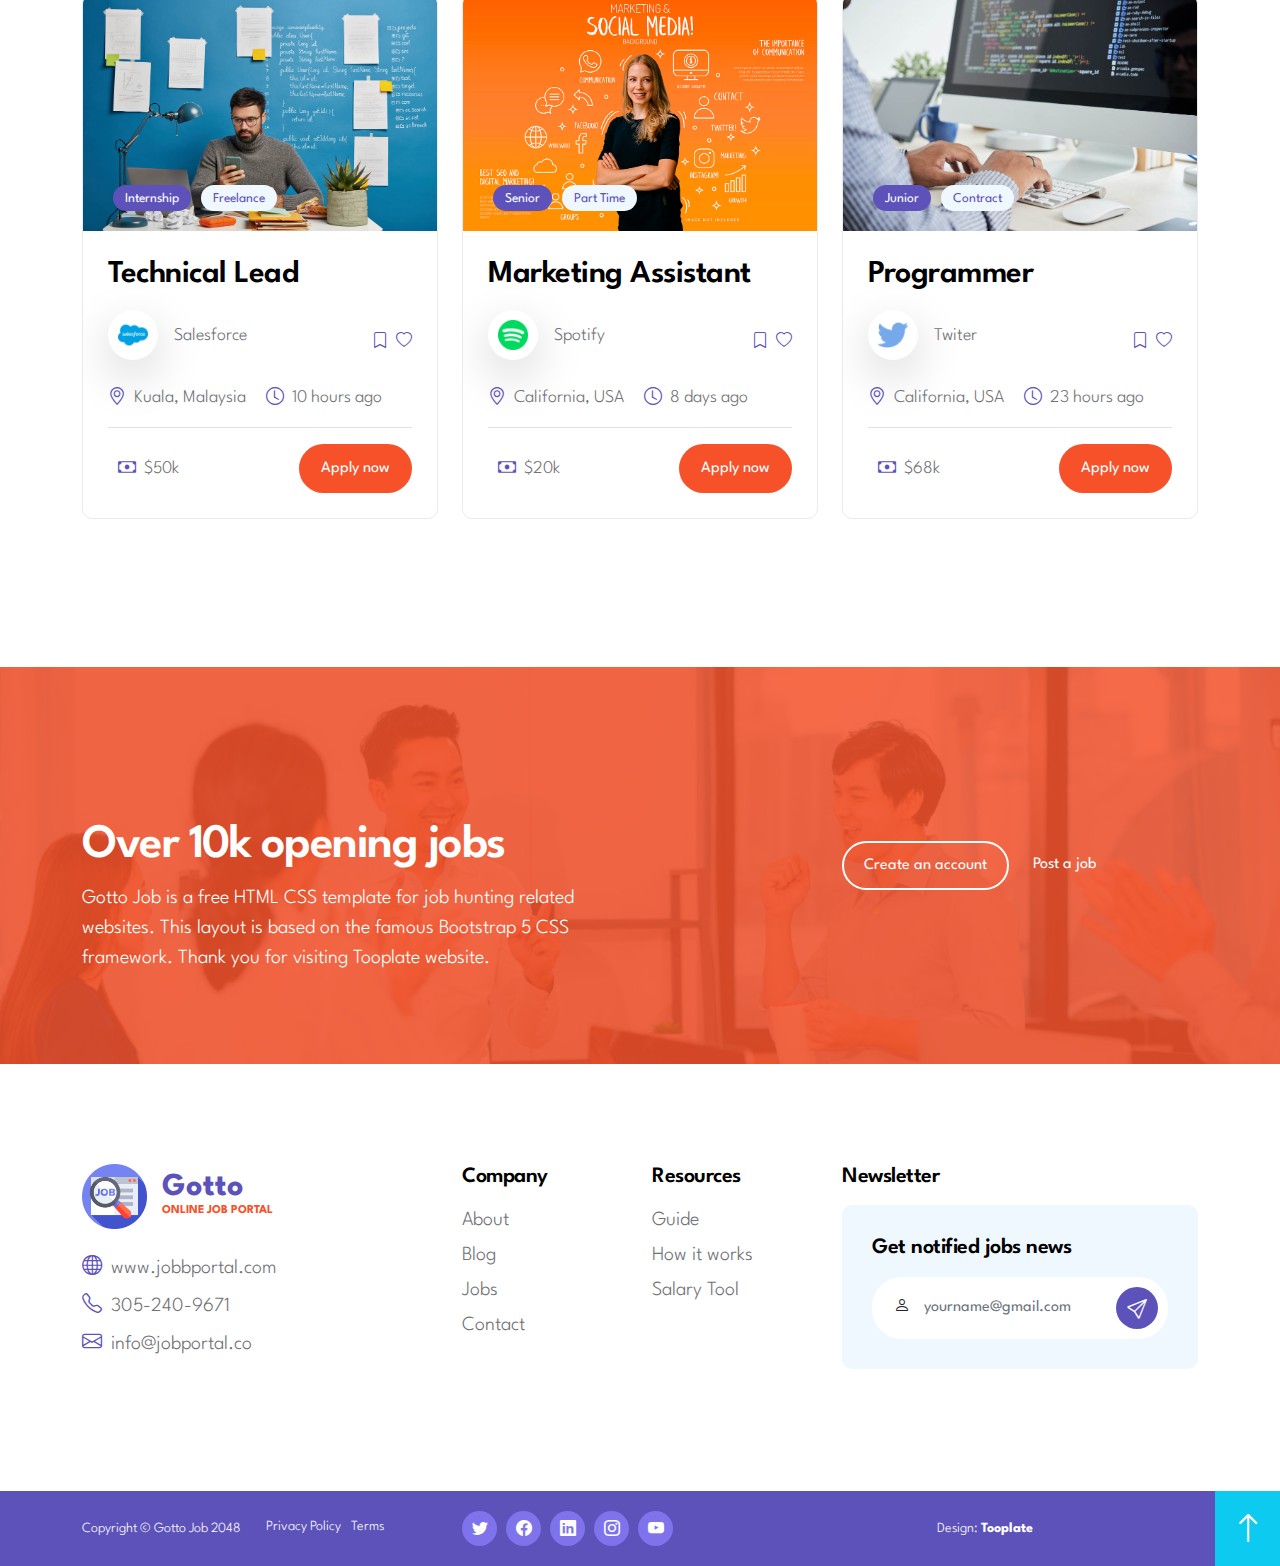
<file: 2134_gotto_job/2134_gotto_job/job-details.html>
<!doctype html>
<html lang="en">
    <head>
        <meta charset="utf-8">
        <meta name="viewport" content="width=device-width, initial-scale=1">

        <meta name="description" content="">
        <meta name="author" content="">

        <title>Gotto Job Details</title>

        <!-- CSS FILES -->
        <link rel="preconnect" href="https://fonts.googleapis.com">
        
        <link rel="preconnect" href="https://fonts.gstatic.com" crossorigin>

        <link href="https://fonts.googleapis.com/css2?family=League+Spartan:wght@100;300;400;600;700&display=swap" rel="stylesheet">

        <link href="css/bootstrap.min.css" rel="stylesheet">

        <link href="css/bootstrap-icons.css" rel="stylesheet">

        <link href="css/owl.carousel.min.css" rel="stylesheet">

        <link href="css/owl.theme.default.min.css" rel="stylesheet">

        <link href="css/tooplate-gotto-job.css" rel="stylesheet">
        
<!--

Tooplate 2134 Gotto Job

https://www.tooplate.com/view/2134-gotto-job

Bootstrap 5 HTML CSS Template

-->
    </head>
    
    <body id="top">

        <nav class="navbar navbar-expand-lg">
            <div class="container">
                <a class="navbar-brand d-flex align-items-center" href="index.html">
                    <img src="images/logo.png" class="img-fluid logo-image">

                    <div class="d-flex flex-column">
                        <strong class="logo-text">Gotto</strong>
                        <small class="logo-slogan">Online Job Portal</small>
                    </div>
                </a>

                <button class="navbar-toggler" type="button" data-bs-toggle="collapse" data-bs-target="#navbarNav" aria-controls="navbarNav" aria-expanded="false" aria-label="Toggle navigation">
                    <span class="navbar-toggler-icon"></span>
                </button>

                <div class="collapse navbar-collapse" id="navbarNav">
                    <ul class="navbar-nav align-items-center ms-lg-5">
                        <li class="nav-item">
                            <a class="nav-link" href="index.html">Homepage</a>
                        </li>

                        <li class="nav-item">
                            <a class="nav-link" href="about.html">About Gotto</a>
                        </li>

                        <li class="nav-item dropdown">
                            <a class="nav-link dropdown-toggle" href="#" id="navbarLightDropdownMenuLink" role="button" data-bs-toggle="dropdown" aria-expanded="false">Pages</a>

                            <ul class="dropdown-menu dropdown-menu-light" aria-labelledby="navbarLightDropdownMenuLink">
                                <li><a class="dropdown-item" href="job-listings.html">Job Listings</a></li>

                                <li><a class="dropdown-item active" href="job-details.html">Job Details</a></li>
                            </ul>
                        </li>

                        <li class="nav-item">
                            <a class="nav-link" href="contact.html">Contact</a>
                        </li>

                        <li class="nav-item ms-lg-auto">
                            <a class="nav-link" href="#">Register</a>
                        </li>

                        <li class="nav-item">
                            <a class="nav-link custom-btn btn" href="#">Login</a>
                        </li>
                    </ul>
                </div>
            </div>
        </nav>

        <main>

            <header class="site-header">
                <div class="section-overlay"></div>

                <div class="container">
                    <div class="row">
                        
                        <div class="col-lg-12 col-12 text-center">
                            <h1 class="text-white">Job Details</h1>

                            <nav aria-label="breadcrumb">
                                <ol class="breadcrumb justify-content-center">
                                    <li class="breadcrumb-item"><a href="index.html">Home</a></li>

                                    <li class="breadcrumb-item active" aria-current="page">Job Details</li>
                                </ol>
                            </nav>
                        </div>

                    </div>
                </div>
            </header>


            <section class="job-section section-padding pb-0">
                <div class="container">
                    <div class="row">

                        <div class="col-lg-8 col-12">
                            <h2 class="job-title mb-0">Technical Lead</h2>

                            <div class="job-thumb job-thumb-detail">
                                <div class="d-flex flex-wrap align-items-center border-bottom pt-lg-3 pt-2 pb-3 mb-4">
                                    <p class="job-location mb-0">
                                        <i class="custom-icon bi-geo-alt me-1"></i>
                                        Kuala, Malaysia
                                    </p>

                                    <p class="job-date mb-0">
                                        <i class="custom-icon bi-clock me-1"></i>
                                        10 hours ago
                                    </p>

                                    <p class="job-price mb-0">
                                        <i class="custom-icon bi-cash me-1"></i>
                                        $20k
                                    </p>

                                    <div class="d-flex">
                                        <p class="mb-0">
                                            <a href="job-listings.html" class="badge badge-level">Internship</a>
                                        </p>

                                        <p class="mb-0">
                                            <a href="job-listings.html" class="badge">Freelance</a>
                                        </p>
                                    </div>
                                </div>

                                <h4 class="mt-4 mb-2">Job Description</h4>

                                <p>Lorem ipsum dolor sit amet, consectetur adipiscing elit, sed do eiusmod tempor incididunt ut labore et dolore magna aliqua. Ut enim ad minim veniam, quis nostrud exercitation ullamco laboris nisi ut aliquip ex ea commodo consequat. Duis aute irure dolor in reprehenderit in voluptate velit esse cillum dolore eu fugiat nulla pariatur. Excepteur sint occaecat cupidatat non proident, sunt in culpa qui officia deserunt mollit anim id est laborum.</p>

                                <h5 class="mt-4 mb-3">The Role</h5>

                                <p class="mb-1"><strong>Benefits:</strong> Lorem Ipsum dolor sit amet, consectetur adipsicing kengan omeg kohm tokito adipcingi elit</p>

                                <p><strong>Good salary:</strong> Lorem Ipsum dolor sit amet, consectetur adipsicing kengan omeg kohm tokito</p>

                                <h5 class="mt-4 mb-3">Requirements</h5>

                                <ul>
                                    <li>Strong knowledge in computing skill</li>

                                    <li>Minimum 5 years of working experiences consectetur omeg</li>

                                    <li>Excellent interpersonal skills</li>
                                </ul>

                                <div class="d-flex justify-content-center flex-wrap mt-5 border-top pt-4">
                                    <a href="#" class="custom-btn btn mt-2">Apply now</a>

                                    <a href="#" class="custom-btn custom-border-btn btn mt-2 ms-lg-4 ms-3">Save this job</a>

                                    <div class="job-detail-share d-flex align-items-center">
                                        <p class="mb-0 me-lg-4 me-3">Share:</p>

                                        <a href="#" class="bi-facebook"></a>

                                        <a href="#" class="bi-twitter mx-3"></a>

                                        <a href="#" class="bi-share"></a>
                                    </div>
                                </div>
                            </div>
                        </div>

                        <div class="col-lg-4 col-12 mt-5 mt-lg-0">
                            <div class="job-thumb job-thumb-detail-box bg-white shadow-lg">
                                <div class="d-flex align-items-center">
                                    <div class="job-image-wrap d-flex align-items-center bg-white shadow-lg mb-3">
                                        <img src="images/logos/google.png" class="job-image me-3 img-fluid" alt="">

                                        <p class="mb-0">Google</p>
                                    </div>

                                    <a href="#" class="bi-bookmark ms-auto me-2"></a>

                                    <a href="#" class="bi-heart"></a>
                                </div>

                                <h6 class="mt-3 mb-2">About the Company</h6>

                                <p>Lorem ipsum dolor sit amet, consectetur elit sed do eiusmod tempor incididunt labore.</p>

                                <h6 class="mt-4 mb-3">Contact Information</h6>

                                <p class="mb-2">
                                    <i class="custom-icon bi-globe me-1"></i>

                                    <a href="#" class="site-footer-link">
                                        www.jobbportal.com
                                    </a>
                                </p>

                                <p class="mb-2">
                                    <i class="custom-icon bi-telephone me-1"></i>

                                    <a href="tel: 305-240-9671" class="site-footer-link">
                                        305-240-9671
                                    </a>
                                </p>

                                <p>
                                    <i class="custom-icon bi-envelope me-1"></i>

                                    <a href="mailto:info@yourgmail.com" class="site-footer-link">
                                        info@jobportal.co
                                    </a>
                                </p>
                            </div>
                        </div>

                    </div>
                </div>
            </section>


            <section class="job-section section-padding">
                <div class="container">
                    <div class="row align-items-center">

                        <div class="col-lg-6 col-12 mb-lg-4">
                            <h3>Similar Jobs</h3>

                            <p><strong>Over 10k opening jobs</strong> Lorem Ipsum dolor sit amet, consectetur adipsicing kengan omeg kohm tokito adipcingi elit eismuod larehai</p>
                        </div>

                        <div class="col-lg-4 col-12 d-flex ms-auto mb-5 mb-lg-4">
                            <a href="job-listings.html" class="custom-btn custom-border-btn btn ms-lg-auto">Browse Job Listings</a>
                        </div>

                        <div class="col-lg-4 col-md-6 col-12">
                            <div class="job-thumb job-thumb-box">
                                <div class="job-image-box-wrap">
                                    <a href="job-details.html">
                                        <img src="images/jobs/it-professional-works-startup-project.jpg" class="job-image img-fluid" alt="">
                                    </a>

                                    <div class="job-image-box-wrap-info d-flex align-items-center">
                                        <p class="mb-0">
                                            <a href="job-listings.html" class="badge badge-level">Internship</a>
                                        </p>

                                        <p class="mb-0">
                                            <a href="job-listings.html" class="badge">Freelance</a>
                                        </p>
                                    </div>
                                </div>

                                <div class="job-body">
                                    <h4 class="job-title">
                                        <a href="job-details.html" class="job-title-link">Technical Lead</a>
                                    </h4>

                                    <div class="d-flex align-items-center">
                                        <div class="job-image-wrap d-flex align-items-center bg-white shadow-lg mt-2 mb-4">
                                            <img src="images/logos/salesforce.png" class="job-image me-3 img-fluid" alt="">

                                            <p class="mb-0">Salesforce</p>
                                        </div>

                                        <a href="#" class="bi-bookmark ms-auto me-2">
                                        </a>

                                        <a href="#" class="bi-heart">
                                        </a>
                                    </div>

                                    <div class="d-flex align-items-center">
                                        <p class="job-location">
                                            <i class="custom-icon bi-geo-alt me-1"></i>
                                            Kuala, Malaysia
                                        </p>

                                        <p class="job-date">
                                            <i class="custom-icon bi-clock me-1"></i>
                                            10 hours ago
                                        </p>
                                    </div>

                                    <div class="d-flex align-items-center border-top pt-3">
                                        <p class="job-price mb-0">
                                            <i class="custom-icon bi-cash me-1"></i>
                                            $50k
                                        </p>

                                        <a href="job-details.html" class="custom-btn btn ms-auto">Apply now</a>
                                    </div>
                                </div>
                            </div>
                        </div>

                        <div class="col-lg-4 col-md-6 col-12">
                            <div class="job-thumb job-thumb-box">
                                <div class="job-image-box-wrap">
                                    <a href="job-details.html">
                                        <img src="images/jobs/marketing-assistant.jpg" class="job-image img-fluid" alt="marketing assistant">
                                    </a>

                                    <div class="job-image-box-wrap-info d-flex align-items-center">
                                        <p class="mb-0">
                                            <a href="job-listings.html" class="badge badge-level">Senior</a>
                                        </p>

                                        <p class="mb-0">
                                            <a href="job-listings.html" class="badge">Part Time</a>
                                        </p>
                                    </div>
                                </div>

                                <div class="job-body">
                                    <h4 class="job-title">
                                        <a href="job-details.html" class="job-title-link">Marketing Assistant</a>
                                    </h4>

                                    <div class="d-flex align-items-center">
                                        <div class="job-image-wrap d-flex align-items-center bg-white shadow-lg mt-2 mb-4">
                                            <img src="images/logos/spotify.png" class="job-image me-3 img-fluid" alt="">

                                            <p class="mb-0">Spotify</p>
                                        </div>

                                        <a href="#" class="bi-bookmark ms-auto me-2">
                                        </a>

                                        <a href="#" class="bi-heart">
                                        </a>
                                    </div>

                                    <div class="d-flex align-items-center">
                                        <p class="job-location">
                                            <i class="custom-icon bi-geo-alt me-1"></i>
                                            California, USA
                                        </p>

                                        <p class="job-date">
                                            <i class="custom-icon bi-clock me-1"></i>
                                            8 days ago
                                        </p>
                                    </div>

                                    <div class="d-flex align-items-center border-top pt-3">
                                        <p class="job-price mb-0">
                                            <i class="custom-icon bi-cash me-1"></i>
                                            $20k
                                        </p>

                                        <a href="job-details.html" class="custom-btn btn ms-auto">Apply now</a>
                                    </div>
                                </div>
                            </div>
                        </div>

                        <div class="col-lg-4 col-md-6 col-12">
                            <div class="job-thumb job-thumb-box">
                                <div class="job-image-box-wrap">
                                    <a href="job-details.html">
                                        <img src="images/jobs/coding-man.jpg" class="job-image img-fluid" alt="">
                                    </a>

                                    <div class="job-image-box-wrap-info d-flex align-items-center">
                                        <p class="mb-0">
                                            <a href="job-listings.html" class="badge badge-level">Junior</a>
                                        </p>

                                        <p class="mb-0">
                                            <a href="job-listings.html" class="badge">Contract</a>
                                        </p>
                                    </div>
                                </div>

                                <div class="job-body">
                                    <h4 class="job-title">
                                        <a href="job-details.html" class="job-title-link">Programmer</a>
                                    </h4>
                                        
                                    <div class="d-flex align-items-center">
                                        <div class="job-image-wrap d-flex align-items-center bg-white shadow-lg mt-2 mb-4">
                                            <img src="images/logos/twitter.png" class="job-image me-3 img-fluid" alt="">

                                            <p class="mb-0">Twiter</p>
                                        </div>

                                        <a href="#" class="bi-bookmark ms-auto me-2">
                                        </a>

                                        <a href="#" class="bi-heart">
                                        </a>
                                    </div>

                                    <div class="d-flex align-items-center">
                                        <p class="job-location">
                                            <i class="custom-icon bi-geo-alt me-1"></i>
                                            California, USA
                                        </p>

                                        <p class="job-date">
                                            <i class="custom-icon bi-clock me-1"></i>
                                            23 hours ago
                                        </p>
                                    </div>

                                    <div class="d-flex align-items-center border-top pt-3">
                                        <p class="job-price mb-0">
                                            <i class="custom-icon bi-cash me-1"></i>
                                            $68k
                                        </p>

                                        <a href="job-details.html" class="custom-btn btn ms-auto">Apply now</a>
                                    </div>
                                </div>
                            </div>
                        </div>

                    </div>
                </div>
            </section>


            <section class="cta-section">
                <div class="section-overlay"></div>

                <div class="container">
                    <div class="row">

                        <div class="col-lg-6 col-10">
                            <h2 class="text-white mb-2">Over 10k opening jobs</h2>

                            <p class="text-white">Gotto Job is a free HTML CSS template for job hunting related websites. This layout is based on the famous Bootstrap 5 CSS framework. Thank you for visiting Tooplate website.</p>
                        </div>

                        <div class="col-lg-4 col-12 ms-auto">
                            <div class="custom-border-btn-wrap d-flex align-items-center mt-lg-4 mt-2">
                                <a href="#" class="custom-btn custom-border-btn btn me-4">Create an account</a>

                                <a href="#" class="custom-link">Post a job</a>
                            </div>
                        </div>

                    </div>
                </div>
            </section>
        </main>

        <footer class="site-footer">
            <div class="container">
                <div class="row">

                    <div class="col-lg-4 col-md-6 col-12 mb-3">
                        <div class="d-flex align-items-center mb-4">
                            <img src="images/logo.png" class="img-fluid logo-image">

                            <div class="d-flex flex-column">
                                <strong class="logo-text">Gotto</strong>
                                <small class="logo-slogan">Online Job Portal</small>
                            </div>
                        </div>  

                        <p class="mb-2">
                            <i class="custom-icon bi-globe me-1"></i>

                            <a href="#" class="site-footer-link">
                                www.jobbportal.com
                            </a>
                        </p>

                        <p class="mb-2">
                            <i class="custom-icon bi-telephone me-1"></i>

                            <a href="tel: 305-240-9671" class="site-footer-link">
                                305-240-9671
                            </a>
                        </p>

                        <p>
                            <i class="custom-icon bi-envelope me-1"></i>

                            <a href="mailto:info@yourgmail.com" class="site-footer-link">
                                info@jobportal.co
                            </a>
                        </p>

                    </div>

                    <div class="col-lg-2 col-md-3 col-6 ms-lg-auto">
                        <h6 class="site-footer-title">Company</h6>

                        <ul class="footer-menu">
                            <li class="footer-menu-item"><a href="#" class="footer-menu-link">About</a></li>

                            <li class="footer-menu-item"><a href="#" class="footer-menu-link">Blog</a></li>

                            <li class="footer-menu-item"><a href="#" class="footer-menu-link">Jobs</a></li>

                            <li class="footer-menu-item"><a href="#" class="footer-menu-link">Contact</a></li>
                        </ul>
                    </div>

                    <div class="col-lg-2 col-md-3 col-6">
                        <h6 class="site-footer-title">Resources</h6>

                        <ul class="footer-menu">
                            <li class="footer-menu-item"><a href="#" class="footer-menu-link">Guide</a></li>

                            <li class="footer-menu-item"><a href="#" class="footer-menu-link">How it works</a></li>

                            <li class="footer-menu-item"><a href="#" class="footer-menu-link">Salary Tool</a></li>
                        </ul>
                    </div>

                    <div class="col-lg-4 col-md-8 col-12 mt-3 mt-lg-0">
                        <h6 class="site-footer-title">Newsletter</h6>

                        <form class="custom-form newsletter-form" action="#" method="post" role="form">
                            <h6 class="site-footer-title">Get notified jobs news</h6>

                            <div class="input-group">
                                <span class="input-group-text" id="basic-addon1"><i class="bi-person"></i></span>

                                <input type="text" name="newsletter-name" id="newsletter-name" class="form-control" placeholder="yourname@gmail.com" required>

                                <button type="submit" class="form-control">
                                    <i class="bi-send"></i>
                                </button>
                            </div>
                        </form>
                    </div>

                </div>
            </div>

            <div class="site-footer-bottom">
                <div class="container">
                    <div class="row">

                        <div class="col-lg-4 col-12 d-flex align-items-center">
                            <p class="copyright-text">Copyright © Gotto Job 2048</p>

                            <ul class="footer-menu d-flex">
                                <li class="footer-menu-item"><a href="#" class="footer-menu-link">Privacy Policy</a></li>

                                <li class="footer-menu-item"><a href="#" class="footer-menu-link">Terms</a></li>
                            </ul>
                        </div>

                        <div class="col-lg-5 col-12 mt-2 mt-lg-0">
                            <ul class="social-icon">
                                <li class="social-icon-item">
                                    <a href="#" class="social-icon-link bi-twitter"></a>
                                </li>

                                <li class="social-icon-item">
                                    <a href="#" class="social-icon-link bi-facebook"></a>
                                </li>

                                <li class="social-icon-item">
                                    <a href="#" class="social-icon-link bi-linkedin"></a>
                                </li>

                                <li class="social-icon-item">
                                    <a href="#" class="social-icon-link bi-instagram"></a>
                                </li>

                                <li class="social-icon-item">
                                    <a href="#" class="social-icon-link bi-youtube"></a>
                                </li>
                            </ul>
                        </div>

                        <div class="col-lg-3 col-12 mt-2 d-flex align-items-center mt-lg-0">
                            <p>Design: <a class="sponsored-link" rel="sponsored" href="https://www.tooplate.com" target="_blank">Tooplate</a></p>
                        </div>

                        <a class="back-top-icon bi-arrow-up smoothscroll d-flex justify-content-center align-items-center" href="#top"></a>

                    </div>
                </div>
            </div>
        </footer>

        <!-- JAVASCRIPT FILES -->
        <script src="js/jquery.min.js"></script>
        <script src="js/bootstrap.min.js"></script>
        <script src="js/owl.carousel.min.js"></script>
        <script src="js/counter.js"></script>
        <script src="js/custom.js"></script>

    </body>
</html>
</file>
<file: css/tooplate-gotto-job.css>
/*

Tooplate 2134 Gotto Job

https://www.tooplate.com/view/2134-gotto-job

*/

/*---------------------------------------
  CUSTOM PROPERTIES ( VARIABLES )             
-----------------------------------------*/
:root {
  --white-color:                  #ffffff;
  --primary-color:                #5d52ba;
  --secondary-color:              #0dcaf0;
  --section-bg-color:             #f0f8ff;
  --custom-btn-bg-color:          #f65129;
  --social-icon-link-bg-color:    #7f73eb;
  --dark-color:                   #000000;
  --p-color:                      #717275;
  --border-color:                 #e9eaeb;

  --body-font-family:             'League Spartan', sans-serif;

  --h1-font-size:                 62px;
  --h2-font-size:                 48px;
  --h3-font-size:                 36px;
  --h4-font-size:                 32px;
  --h5-font-size:                 24px;
  --h6-font-size:                 22px;
  --p-font-size:                  20px;
  --btn-font-size:                16px;
  --copyright-font-size:          14px;

  --border-radius-large:          100px;
  --border-radius-medium:         30px;
  --border-radius-small:          10px;

  --font-weight-thin:             100;
  --font-weight-light:            300;
  --font-weight-normal:           400;
  --font-weight-semibold:         600;
  --font-weight-bold:             700;
}

body {
  background-color: var(--white-color);
  font-family: var(--body-font-family); 
}


/*---------------------------------------
  TYPOGRAPHY               
-----------------------------------------*/
h1,
h2,
h3,
h4,
h5,
h6 {
  color: var(--dark-color);
  font-weight: var(--font-weight-semibold);
  letter-spacing: -0.5px;
}

h1,
h2 {
  letter-spacing: -1.5px;
}

h1 {
  font-size: var(--h1-font-size);
  line-height: normal;
  font-weight: var(--font-weight-bold);
}

h2 {
  font-size: var(--h2-font-size);
}

h3 {
  font-size: var(--h3-font-size);
}

h4 {
  font-size: var(--h4-font-size);
}

h5 {
  font-size: var(--h5-font-size);
}

h6 {
  font-size: var(--h6-font-size);
}

p {
  color: var(--p-color);
  font-size: var(--p-font-size);
  font-weight: var(--font-weight-light);
}

ul li {
  color: var(--p-color);
  font-size: var(--p-font-size);
  font-weight: var(--font-weight-light);
}

a, 
button {
  touch-action: manipulation;
  transition: all 0.3s;
}

a {
  color: var(--primary-color);
  text-decoration: none;
}

a:hover {
  color: var(--custom-btn-bg-color);
}

b,
strong {
  font-weight: var(--font-weight-bold);
}


/*---------------------------------------
  SECTION               
-----------------------------------------*/
.section-padding {
  padding-top: 100px;
  padding-bottom: 100px;
}

.section-bg {
  background: var(--section-bg-color);
}

.section-overlay {
  background: rgba(0, 0, 0, 0.85);
  background: var(--custom-btn-bg-color);
  opacity: 0.85;
  position: absolute;
  top: 0;
  left: 0;
  pointer-events: none;
  width: 100%;
  height: 100%;
}

.section-overlay + .container {
  position: relative;
}

.back-top-icon {
  background: var(--secondary-color);
  width: 65px;
  color: var(--white-color);
  font-size: var(--h4-font-size);
  position: absolute;
  top: 0;
  bottom: 0;
  right: 0;
  transition: all 0.5s;
}

.back-top-icon:hover {
  background: var(--custom-btn-bg-color);
  color: var(--white-color);
}

.custom-block {
  background: var(--primary-color);
  border-top: 20px solid var(--secondary-color);
  border-radius: var(--border-radius-medium);
  position: relative;
  overflow: hidden;
  padding: 30px 50px;
}

.custom-icon {
  color: var(--primary-color);
}

.instagram-block {
  position: relative;
  height: 100%;
}

.instagram-block-text {
  position: absolute;
  top: 50%;
  left: 50%;
  transform: translate(-50%, -50%);
}

nav[aria-label="breadcrumb"] {
  background: var(--white-color);
  border-radius: var(--border-radius-large);
  display: inline-block;
  padding: 7px 16px 3px 16px;
}

.breadcrumb {
  margin-bottom: 0;
}


/*---------------------------------------
  PAGINATION               
-----------------------------------------*/
.pagination {
  margin-top: 30px;
  margin-bottom: 0;
}

.page-link {
  border-color: var(--border-color);
  border-radius: var(--border-radius-large);
  color: var(--p-color);
  font-size: var(--copyright-font-size);
  padding: 0;
  width: 45px;
  height: 45px;
  line-height: 45px;
  text-align: center;
  margin-right: 10px;
  margin-left: 10px;
}

.page-item.active .page-link,
.page-link:hover {
  background: var(--secondary-color);
  border-color: transparent;
  color: var(--white-color);
}

.page-item:first-child .page-link,
.page-item:last-child .page-link {
  border: 0;
  border-radius: var(--border-radius-large);
}

.page-item:not(:first-child) .page-link {
  margin-left: 5px;
}


/*---------------------------------------
  CUSTOM FORM               
-----------------------------------------*/
.custom-form .input-group {
  background-color: var(--white-color);
  border-radius: var(--border-radius-medium);
  margin-bottom: 24px;
  position: relative;
  overflow: hidden;
  padding-left: 10px;
}

.input-group-text {
  background: transparent;
  border: 0;
  padding-right: 0;
}

.custom-form label {
  margin-bottom: 5px;
}

.custom-form .form-control {
  background-color: var(--white-color);
  border: 2px solid transparent;
  border-radius: var(--border-radius-medium);
  box-shadow: none;
  color: var(--p-color);
  padding-top: 12px;
  padding-bottom: 12px;
  outline: none;
}

.custom-form button[type="submit"] {
  background: var(--primary-color);
  border: none;
  color: var(--white-color);
  font-size: var(--p-font-size);
  font-weight: var(--font-weight-normal);
  transition: all 0.3s;
  margin-bottom: 24px;
}

.custom-form button[type="submit"]:hover,
.custom-form button[type="submit"]:focus {
  background: var(--secondary-color);
  border-color: transparent;
}


/*---------------------------------------
  CUSTOM TEXT BLOCK               
-----------------------------------------*/
.custom-text-block {
  background: var(--primary-color);
  padding: 80px 60px;
  height: 100%;
}

.counter-thumb {
  margin: 20px;
  margin-bottom: 0;
}

.counter-number,
.counter-text {
  color: var(--secondary-color);
  display: block;
}

.counter-number,
.counter-number-text {
  color: var(--dark-color);
  font-size: var(--h1-font-size);
  line-height: normal;
}

.custom-text-block .counter-number,
.custom-text-block .counter-number-text {
  color: var(--white-color);
}


/*---------------------------------------
  CUSTOM LINK               
-----------------------------------------*/
.custom-link {
  color: var(--p-color);
  position: relative;
  overflow: hidden;
  z-index: 1;
  display: inline-block;
  vertical-align: middle;
  transition: all .3s cubic-bezier(.645,.045,.355,1);
  padding-bottom: 2px;
}

.custom-link::after {
  content: "";
  width: 0;
  height: 2px;
  bottom: 0;
  position: absolute;
  left: auto;
  right: 0;
  z-index: -1;
  transition: width .6s cubic-bezier(.25,.8,.25,1) 0s;
  background: currentColor;
}

.custom-link:hover::after {
  width: 100%;
  left: 0;
  right: auto;
}

.custom-link:hover {
  color: var(--primary-color);
}

.custom-link:hover::after {
  background: var(--custom-btn-bg-color);
}


/*---------------------------------------
  CUSTOM BUTTON               
-----------------------------------------*/
.custom-btn {
  background: var(--custom-btn-bg-color);
  border: 2px solid transparent;
  border-radius: var(--border-radius-large);
  color: var(--white-color);
  font-size: var(--btn-font-size);
  font-weight: var(--font-weight-normal);
  line-height: normal;
  padding: 15px 20px;
}

.custom-btn:hover,
.navbar-expand-lg .navbar-nav .nav-link.custom-btn:hover {
  background: var(--secondary-color);
  color: var(--white-color);
}

.custom-border-btn-wrap .custom-border-btn {
  border-color: var(--white-color);
  color: var(--white-color);
}

.custom-border-btn-wrap .custom-border-btn:hover,
.cta-section .custom-border-btn:hover {
  background: var(--white-color);
  color: var(--custom-btn-bg-color);
}

.custom-border-btn-wrap .custom-link {
  color: var(--white-color);
}

.custom-border-btn-wrap .custom-link:hover::after {
  background: var(--white-color);
}

.custom-border-btn {
  background: transparent;
  border: 2px solid var(--border-color);
  color: var(--custom-btn-bg-color);
}

.custom-border-btn:hover {
  background: var(--custom-btn-bg-color);
  border-color: transparent;
  color: var(--white-color);
}

.navbar-expand-lg .navbar-nav .nav-link.custom-btn {
  padding: 12px 22px;
  color: var(--white-color);
}


/*---------------------------------------
  NAVIGATION              
-----------------------------------------*/
.navbar {
  background: var(--white-color);
  padding-top: 15px;
  padding-bottom: 15px;
}

.navbar-brand {
  font-size: var(--h4-font-size);
  font-weight: var(--font-weight-bold);
}

.logo-image {
  display: block;
  width: 65px;
  margin-right: 15px;
}

.logo-text {
  color: var(--primary-color);
  font-size: var(--h4-font-size);
  display: block;
  line-height: normal;
}

.logo-slogan {
  color: var(--custom-btn-bg-color);
  font-size: 12px;
  font-weight: var(--font-weight-bold);
  text-transform: uppercase;
}

.navbar-brand,
.navbar-brand:hover {
  color: var(--primary-color);
}

.navbar-expand-lg .navbar-nav .nav-link {
  margin-right: 0;
  margin-left: 0;
  padding: 20px;
}

.navbar-expand-lg .navbar-nav {
  width: 100%;
}

.navbar-nav .nav-link {
  display: inline-block;
  color: var(--p-bg-color);
  font-size: var(--menu-font-size);
  font-weight: var(--font-weight-medium);
  position: relative;
  padding-top: 15px;
  padding-bottom: 15px;
}

.navbar-nav .nav-link.active,
.navbar-nav .nav-link:hover {
  color: var(--custom-btn-bg-color);
}

.dropdown-menu {
  background: var(--white-color);
  box-shadow: 0 1rem 3rem rgba(0,0,0,.175);
  border: 0;
  padding: 0;
  margin-top: 20px;
}

.dropdown-item {
  display: inline-block;
  color: var(--p-bg-color);
  font-size: var(--menu-font-size);
  font-weight: var(--font-weight-medium);
  border-bottom: 1px solid var(--border-color);
  position: relative;
  padding-top: 10px;
  padding-bottom: 10px;
}

.dropdown-menu li:last-child .dropdown-item {
  border-bottom: 0;
}

.dropdown-item.active, 
.dropdown-item:active,
.dropdown-item:focus, 
.dropdown-item:hover {
  background: transparent;
  color: var(--custom-btn-bg-color);
}

.dropdown-toggle::after {
  content: "\f282";
  display: inline-block;
  font-family: bootstrap-icons !important;
  font-size: var(--copyright-font-size);
  font-style: normal;
  font-weight: normal !important;
  font-variant: normal;
  text-transform: none;
  line-height: 1;
  vertical-align: -.125em;
  -webkit-font-smoothing: antialiased;
  -moz-osx-font-smoothing: grayscale;
  position: relative;
  left: 2px;
  border: 0;
}

@media screen and (min-width: 992px) {
  .dropdown:hover .dropdown-menu {
    display: block;
    margin-top: 0;
  }
}

.navbar-toggler {
  border: 0;
  padding: 0;
  cursor: pointer;
  margin: 0;
  width: 30px;
  height: 35px;
  outline: none;
}

.navbar-toggler:focus {
  outline: none;
  box-shadow: none;
}

.navbar-toggler[aria-expanded="true"] .navbar-toggler-icon {
  background: transparent;
}

.navbar-toggler[aria-expanded="true"] .navbar-toggler-icon:before,
.navbar-toggler[aria-expanded="true"] .navbar-toggler-icon:after {
  transition: top 300ms 50ms ease, -webkit-transform 300ms 350ms ease;
  transition: top 300ms 50ms ease, transform 300ms 350ms ease;
  transition: top 300ms 50ms ease, transform 300ms 350ms ease, -webkit-transform 300ms 350ms ease;
  top: 0;
}

.navbar-toggler[aria-expanded="true"] .navbar-toggler-icon:before {
  transform: rotate(45deg);
}

.navbar-toggler[aria-expanded="true"] .navbar-toggler-icon:after {
  transform: rotate(-45deg);
}

.navbar-toggler .navbar-toggler-icon {
  background: var(--dark-color);
  transition: background 10ms 300ms ease;
  display: block;
  width: 30px;
  height: 2px;
  position: relative;
}

.navbar-toggler .navbar-toggler-icon:before,
.navbar-toggler .navbar-toggler-icon:after {
  transition: top 300ms 350ms ease, -webkit-transform 300ms 50ms ease;
  transition: top 300ms 350ms ease, transform 300ms 50ms ease;
  transition: top 300ms 350ms ease, transform 300ms 50ms ease, -webkit-transform 300ms 50ms ease;
  position: absolute;
  right: 0;
  left: 0;
  background: var(--dark-color);
  width: 30px;
  height: 2px;
  content: '';
}

.navbar-toggler .navbar-toggler-icon::before {
  top: -8px;
}

.navbar-toggler .navbar-toggler-icon::after {
  top: 8px;
}


/*---------------------------------------
  SITE HEADER              
-----------------------------------------*/
.site-header {
  background-image: url('../images/site-header/close-up-young-business-team-working.jpg');
  background-repeat: no-repeat;
  background-position: bottom;
  background-size: cover;
  position: relative;
  padding-top: 150px;
  padding-bottom: 150px;
}

.site-header .section-overlay {
  background: var(--primary-color);
}


/*---------------------------------------
  HERO              
-----------------------------------------*/
.hero-section {
  background-image: url('../images/close-up-young-business-team-working.jpg');
  background-repeat: no-repeat;
  background-size: cover;
  background-position: top;
  position: relative;
  padding-top: 150px;
  padding-bottom: 150px;
}

.hero-section .section-overlay {
  background: var(--primary-color);
}

.hero-section .custom-border-btn {
  border-color: var(--secondary-color);
  color: var(--secondary-color);
}

.hero-section .custom-border-btn:hover {
  background: var(--secondary-color);
  color: var(--white-color);
}

.hero-form {
  background: var(--social-icon-link-bg-color);
  border-radius: var(--border-radius-small);
  padding: 40px;
}

.hero-form .form-control {
  padding-bottom: 10px;
}

.hero-form button[type="submit"] {
  padding-top: 10px;
  padding-bottom: 8px;
}

.hero-form .input-group-text i {
  position: relative;
  top: 2px;
}

.hero-section .badge {
  background: transparent;
  color: var(--white-color);
}

.hero-section .badge:hover {
  background: var(--white-color);
  color: var(--primary-color);
}

.badge {
  background: var(--section-bg-color);
  border: 1px solid var(--white-color);
  border-radius: var(--border-radius-medium);
  color: var(--primary-color);
  font-weight: var(--font-weight-normal);
  line-height: normal;
  margin-right: 5px;
  margin-left: 5px;
  padding: 8px 12px;
  padding-bottom: 6px;
}

.badge-level {
  background: var(--primary-color);
  color: var(--white-color);
}

.badge:hover {
  background: var(--custom-btn-bg-color);
  color: var(--white-color);
}


/*---------------------------------------
  ABOUT              
-----------------------------------------*/
.about-page .about-section {
  padding-top: 100px;
  padding-bottom: 0;
}

.about-section .custom-text-block {
  background: var(--secondary-color);
}

.about-image-wrap,
.video-thumb {
  position: relative;
  overflow: hidden;
  height: 100%;
}

.about-info {
  background: var(--primary-color);
  border-radius: var(--border-radius-medium);
  border-top: 30px solid var(--secondary-color);
  position: absolute;
  bottom: 0;
  right: 0;
  margin: 20px;
  padding: 20px;
}

.about-info-text h4 {
  font-weight: var(--font-weight-normal);
}

.about-image-border-radius {
  border-radius: var(--border-radius-medium);
}

.about-image {
  display: block;
  object-fit: cover;
  height: 100%;
}

.custom-border-radius-start {
  border-radius: var(--border-radius-medium) 0 0 var(--border-radius-medium);
}

.custom-border-radius-end {
  border-radius: 0 var(--border-radius-medium) var(--border-radius-medium) 0;
}

.video-info {
  position: absolute;
  top: 50%;
  left: 50%;
  transform: translate(-50%, -50%);
}

.youtube-icon {
  background: var(--custom-btn-bg-color);
  font-size: var(--h2-font-size);
  color: var(--white-color);
  border-radius: var(--border-radius-large);
  width: 90px;
  height: 90px;
  line-height: 110px;
  text-align: center;
  display: block;
  animation: pulse-animation 2s infinite;
  transition: all 0.5s;
}

.youtube-icon:hover {
  color: var(--white-color);
}

@keyframes pulse-animation {
  0% {
    box-shadow: 0 0 0 0px rgba(0, 0, 0, 0.2);
  }
  100% {
    box-shadow: 0 0 0 20px rgba(0, 0, 0, 0);
  }
}


/*---------------------------------------
  SERVICES              
-----------------------------------------*/
.services-block {
  border-top: 25px solid transparent;
  border-radius: var(--border-radius-medium);
  text-align: center;
  position: relative;
  overflow: hidden;
  transition: all 0.5s;
  padding: 40px;
}

.services-block:hover,
.services-section .services-block-wrap:nth-of-type(odd) .services-block {
  background: var(--section-bg-color);
  border-top-color: var(--secondary-color);
}

.services-block-icon {
  background: var(--white-color);
  box-shadow: 0 1rem 3rem rgba(0,0,0,.175);
  border-radius: var(--border-radius-large);
  display: block;
  color: var(--secondary-color);
  font-size: var(--h2-font-size);
  line-height: normal;
  width: 120px;
  height: 120px;
  line-height: 135px;
  margin: auto;
  margin-bottom: 24px;
  text-align: center;
  position: relative;
  transition: all 0.5s;
}

.services-block-body p {
  margin-bottom: 0;
}


/*---------------------------------------
  CATEGORIES              
-----------------------------------------*/
.categories-block {
  background: var(--primary-color);
  border-radius: var(--border-radius-large);
  border: 8px solid var(--social-icon-link-bg-color);
  width: 150px;
  height: 150px;
  margin: auto;
  margin-bottom: 24px;
  text-align: center;
  position: relative;
  transition: all 0.5s;
}

.categories-block:hover {
  border-color: var(--white-color);
  box-shadow: 0 1rem 3rem rgba(0,0,0,.175);
}

.categories-icon {
  color: var(--white-color);
  font-size: var(--h4-font-size);
  line-height: normal;
  margin-bottom: 5px;
}

.categories-block-title {
  color: var(--white-color);
  font-size: var(--copyright-font-size);
}

.categories-block-number {
  background: var(--secondary-color);
  border-radius: var(--border-radius-large);
  position: absolute;
  top: 0;
  right: 0;
  width: 40px;
  height: 40px;
  text-align: center;
}

.categories-block-number-text {
  color: var(--white-color);
  display: block;
  height: 45%;
  position: relative;
  left: 2px;
}


/*---------------------------------------
  REVIEWS              
-----------------------------------------*/
.reviews-section {
  background: var(--section-bg-color);
}

.reviews-carousel .owl-item img,
.avatar-image {
  border: 5px solid var(--section-bg-color);
  border-radius: var(--border-radius-large);
  width: 65px;
  height: 65px;
  object-fit: cover;
}

.reviews-carousel .owl-dots .owl-dot span {
  background: var(--white-color);
  border: 5px solid transparent;
  padding: 5px;
  transition: all 0.5s;
}

.reviews-carousel .owl-dots .owl-dot.active span, 
.reviews-carousel .owl-dots .owl-dot:hover span {
  background: var(--white-color);
  border-color: var(--custom-btn-bg-color);
}

.reviews-thumb {
  background: var(--white-color);
  border-radius: var(--border-radius-medium);
  position: relative;
  overflow: hidden;
  margin-bottom: 24px;
}

.reviews-body {
  position: relative;
  padding: 30px 40px 30px 70px;
}

.reviews-info {
  position: relative;
  padding: 40px 40px 20px 40px;
}

.reviews-title {
  color: var(--p-color);
}

.reviews-info strong,
.reviews-info small {
  display: block;
}

.reviews-info strong {
  color: var(--dark-color);
  line-height: normal;
}

.bi-star-fill {
  color: var(--custom-btn-bg-color);
}

.reviews-bottom small {
  font-size: var(--btn-font-size);
  font-weight: var(--font-weight-normal);
}

.quote-icon {
  position: absolute;
  top: 0;
  left: 30px;
  opacity: 0.05;
}


/*---------------------------------------
  JOB              
-----------------------------------------*/
.recent-jobs-bottom .custom-btn {
  font-size: var(--h5-font-size);
  padding: 25px 50px;
}

.job-listings-page .hero-form .badge:hover {
  background: var(--primary-color);
}

.job-thumb {
  border-radius: var(--border-radius-small);
  margin-bottom: 25px;
  padding: 25px;
  transition: all 0.5s ease;
}

.job-thumb:hover,
.job-thumb:nth-of-type(even) {
  background: var(--white-color);
  box-shadow: 0 1rem 3rem rgba(0,0,0,.175);
}

.job-title-link {
  color: var(--dark-color);
}

.job-thumb p {
  font-size: 18px;
}

.job-thumb .badge {
  border: 0;
}

.job-thumb-box {
  border: 1px solid var(--border-color);
  position: relative;
  overflow: hidden;
  max-width: 400px;
  margin-bottom: 48px;
  padding: 0;
}

.job-thumb-box .job-body {
  padding: 25px;
}

.job-thumb-box .job-body .job-image-wrap {
  width: 50px;
  min-width: 50px;
  height: 50px;
}

.job-thumb-box .job-body .job-image {
  padding: 10px;
}

.job-thumb-box .job-location, 
.job-thumb-box .job-date {
  min-width: inherit;
}

.job-thumb-box .job-date {
  margin-right: 0;
}

.job-image-box-wrap {
  position: relative;
}

.job-image-box-wrap .job-image {
  padding: 0;
}

.job-image-box-wrap .badge-level {
  border-color: transparent;
}

.job-image-box-wrap .badge-level:hover,
.job-image-box-wrap .badge:hover {
  background: var(--custom-btn-bg-color);
  border-color: transparent;
}

.job-image-box-wrap-info {
  position: absolute;
  bottom: 0;
  right: 0;
  left: 0;
  margin: 20px 25px;
}

.job-image-wrap {
  border-radius: var(--border-radius-large);
  width: 80px;
  min-width: 80px;
  height: 80px;
}

.job-image {
  display: block;
  margin: auto;
  padding: 20px;
}

.job-body {
  flex: auto;
}

.job-location {
  min-width: 175px;
}

.job-location,
.job-date {
  margin-right: 20px;
}

.job-date {
  min-width: 155px;
}

.job-price {
  min-width: 120px;
  margin-right: 10px;
  margin-left: 10px;
}

.job-thumb-detail,
.job-thumb-detail:hover {
  background: transparent;
  box-shadow: none;
  margin: 0;
  padding: 0;
}

.job-thumb-detail-box {
  padding: 40px;
}

.job-detail-share {
  margin-left: auto;
}

.dropdown-sorting .dropdown-menu {
  border-radius: var(--border-radius-small);
  border-top: 0;
  padding-top: 8px;
  padding-bottom: 8px;
}

.dropdown-sorting .dropdown-item {
  font-size: var(--copyright-font-size);
  border-bottom: 0;
  padding-top: 0;
  padding-bottom: 0;
}

#dropdownSortingButton {
  background: transparent;
  color: var(--dark-color);
  border: 0;
  padding: 0;
}

.sorting-icon {
  color: var(--p-color);
}

.sorting-icon.active {
  color: var(--primary-color);
}

.job-section-btn-wrap {
  margin-left: auto;
}


/*---------------------------------------
  CTA               
-----------------------------------------*/
.cta-section {
  background-image: url('../images/millennial-group-young-businesspeople.jpg');
  background-repeat: no-repeat;
  background-position: top;
  background-size: cover;
  position: relative;
  padding-top: 150px;
  padding-bottom: 75px;
}


/*---------------------------------------
  CONTACT               
-----------------------------------------*/
.contact-info-wrap {
  padding-top: 20px;
  padding-bottom: 20px;
}

.contact-info {
  padding: 20px 30px;
}

.contact-info:nth-of-type(even) {
  background-color: var(--section-bg-color);
  border-radius: var(--border-radius-large);
}

.contact-info .custom-icon {
  font-size: var(--h2-font-size);
  margin-right: 20px;
}

.contact-info-small-title {
  color: var(--secondary-color);
  display: block;
  font-size: var(--copyright-font-size);
  font-weight: var(--font-weight-semibold);
  line-height: normal;
}

.contact-form {
  margin-top: 20px;
}

.contact-form .form-control {
  background-color: var(--section-bg-color);
  margin-bottom: 24px;
  padding-top: 15px;
  padding-bottom: 15px;
  padding-left: 20px;
}

.contact-form .form-control:hover {
  background-color: var(--white-color);
  border-color: var(--primary-color);
}

.contact-form button[type="submit"] {
  margin-bottom: 0;
}

.google-map {
  display: block;
  border-radius: var(--border-radius-medium);
  filter: grayscale(100%);
}


/*---------------------------------------
  NEWSLETTER FORM              
-----------------------------------------*/
.newsletter-form {
  background: var(--section-bg-color);
  border-radius: var(--border-radius-small);
  padding: 30px;
}

.newsletter-form .input-group {
  margin-bottom: 0;
  padding: 10px;
}

.newsletter-form .form-control {
  margin-right: 42px;
  padding-top: 7px;
  padding-bottom: 7px;
}

.newsletter-form button[type="submit"] {
  display: flex;
  justify-content: center;
  align-content: center;
  position: absolute;
  top: 0;
  right: 0;
  margin: 10px;
  padding-top: 10px;
  padding-bottom: 8px;
  width: 42px;
  height: 42px;
}

.newsletter-form button[type="submit"] i {
  height: 100%;
}

.newsletter-form .input-group>:not(:first-child):not(.dropdown-menu):not(.valid-tooltip):not(.valid-feedback):not(.invalid-tooltip):not(.invalid-feedback) {
  margin-left: 0;
  border-radius: var(--border-radius-large);
}


/*---------------------------------------
  SITE FOOTER              
-----------------------------------------*/
.site-footer {
  padding-top: 100px;
  padding-bottom: 0;
}

.site-footer-link {
  color: var(--p-color);
}

.site-footer-bottom {
  background: var(--primary-color);
  margin-top: 100px;
  padding-top: 20px;
  padding-bottom: 20px;
  position: relative;
}

.site-footer-bottom .footer-menu-link {
  color: var(--white-color);
  font-size: var(--copyright-font-size);
  margin-right: 5px;
  margin-left: 5px;
}

.site-footer-title {
  margin-bottom: 15px;
}

.site-footer-bottom p,
.copyright-text {
  color: var(--white-color);
  font-size: var(--copyright-font-size);
  margin-bottom: 0;
}

.copyright-text {
  margin-right: 20px;
}

.sponsored-link {
  color: var(--white-color);
  font-weight: var(--font-weight-bold);
}

.footer-menu {
  justify-content: end;
  margin: 0;
  padding: 0;
}

.footer-menu-item {
  list-style: none;
  display: block;
}

.footer-menu-link {
  color: var(--p-color);
  display: inline-block;
  vertical-align: middle;
  margin-right: 10px;
  margin-bottom: 5px;
}


/*---------------------------------------
  SOCIAL ICON               
-----------------------------------------*/
.social-icon {
  margin: 0;
  padding: 0;
}

.social-icon-item {
  list-style: none;
  display: inline-block;
  vertical-align: top;
}

.social-icon-link {
  background: var(--social-icon-link-bg-color);
  border-radius: var(--border-radius-large);
  color: var(--white-color);
  font-size: var(--btn-font-size);
  display: block;
  margin-right: 5px;
  text-align: center;
  width: 35px;
  height: 35px;
  line-height: 40px;
  transition: all 0.5s;
}

.social-icon-link:hover {
  background: var(--secondary-color);
  color: var(--white-color);
  transform: scale(1.15);
}


/*---------------------------------------
  RESPONSIVE STYLES               
-----------------------------------------*/
@media screen and (min-width: 1025px) {
  .job-featured-section .job-thumb {
    max-width: 1120px;
    margin-right: auto;
    margin-left: auto;
  }
}

@media screen and (min-width: 991px) {
  .google-map {
    height: 100%;
  }
}

@media screen and (max-width: 991px) {
  h1 {
    font-size: 48px;
  }

  h2 {
    font-size: 36px;
  }

  h3 {
    font-size: 32px;
  }

  h4 {
    font-size: 28px;
  }

  h5 {
    font-size: 20px;
  }

  h6 {
    font-size: 18px;
  }

  .section-padding,
  .cta-section {
    padding-top: 50px;
    padding-bottom: 50px;
  }

  .about-page .about-section {
    padding-top: 50px;
  }

  .custom-btn {
    padding: 12px 20px;
  }

  .navbar-collapse {
    padding-bottom: 20px;
  }

  .navbar-expand-lg .navbar-nav .nav-link {
    padding: 10px;
  }

  .navbar-expand-lg .navbar-nav .nav-link.custom-btn {
    margin-top: 10px;
  }

  .page-link {
    font-size: 12px;
    width: 40px;
    height: 40px;
    line-height: 40px;
    margin-right: 5px;
    margin-left: 5px;
  }

  .custom-text-block {
    padding: 50px 30px;
  }

  .hero-section {
    padding-top: 100px;
    padding-bottom: 100px;
  }

  .badge {
    margin-top: 5px;
  }

  .counter-number, 
  .counter-number-text {
    font-size: var(--h2-font-size);
  }

  .custom-border-radius-start {
    border-radius: var(--border-radius-medium) var(--border-radius-medium) 0 0;
  }

  .custom-border-radius-end {
    border-radius: 0 0 var(--border-radius-medium) var(--border-radius-medium);
  }

  .job-body p {
    font-size: var(--btn-font-size);
  }

  .job-location {
    min-width: 140px;
  }

  .job-price {
    min-width: inherit;
    margin-top: 5px;
    margin-left: 0;
  }

  .hero-form button[type="submit"] {
    margin-bottom: 0;
  }

  .site-footer {
    padding-top: 50px;
  }

  .site-footer-bottom {
    margin-top: 50px;
  }
}

@media screen and (max-width: 480px) {
  h1 {
    font-size: 40px;
  }

  h2 {
    font-size: 28px;
  }

  h3 {
    font-size: 26px;
  }

  h4 {
    font-size: 22px;
  }

  h5 {
    font-size: 20px;
  }

  .badge {
    margin: 10px 10px 5px 0;
  }

  .page-link {
    width: 35px;
    height: 35px;
    line-height: 35px;
  }

  .counter-thumb {
    margin: 10px;
  }

  .counter-number, 
  .counter-number-text {
    font-size: var(--h3-font-size);
  }

  .job-date {
    margin-top: 5px;
  }

  .job-detail-share {
    margin: 20px auto 0 auto;
  }
}
</file>
<file: 2134_gotto_job/2134_gotto_job/css/tooplate-gotto-job.css>
/*

Tooplate 2134 Gotto Job

https://www.tooplate.com/view/2134-gotto-job

*/

/*---------------------------------------
  CUSTOM PROPERTIES ( VARIABLES )             
-----------------------------------------*/
:root {
  --white-color:                  #ffffff;
  --primary-color:                #5d52ba;
  --secondary-color:              #0dcaf0;
  --section-bg-color:             #f0f8ff;
  --custom-btn-bg-color:          #f65129;
  --social-icon-link-bg-color:    #7f73eb;
  --dark-color:                   #000000;
  --p-color:                      #717275;
  --border-color:                 #e9eaeb;

  --body-font-family:             'League Spartan', sans-serif;

  --h1-font-size:                 62px;
  --h2-font-size:                 48px;
  --h3-font-size:                 36px;
  --h4-font-size:                 32px;
  --h5-font-size:                 24px;
  --h6-font-size:                 22px;
  --p-font-size:                  20px;
  --btn-font-size:                16px;
  --copyright-font-size:          14px;

  --border-radius-large:          100px;
  --border-radius-medium:         30px;
  --border-radius-small:          10px;

  --font-weight-thin:             100;
  --font-weight-light:            300;
  --font-weight-normal:           400;
  --font-weight-semibold:         600;
  --font-weight-bold:             700;
}

body {
  background-color: var(--white-color);
  font-family: var(--body-font-family); 
}


/*---------------------------------------
  TYPOGRAPHY               
-----------------------------------------*/
h1,
h2,
h3,
h4,
h5,
h6 {
  color: var(--dark-color);
  font-weight: var(--font-weight-semibold);
  letter-spacing: -0.5px;
}

h1,
h2 {
  letter-spacing: -1.5px;
}

h1 {
  font-size: var(--h1-font-size);
  line-height: normal;
  font-weight: var(--font-weight-bold);
}

h2 {
  font-size: var(--h2-font-size);
}

h3 {
  font-size: var(--h3-font-size);
}

h4 {
  font-size: var(--h4-font-size);
}

h5 {
  font-size: var(--h5-font-size);
}

h6 {
  font-size: var(--h6-font-size);
}

p {
  color: var(--p-color);
  font-size: var(--p-font-size);
  font-weight: var(--font-weight-light);
}

ul li {
  color: var(--p-color);
  font-size: var(--p-font-size);
  font-weight: var(--font-weight-light);
}

a, 
button {
  touch-action: manipulation;
  transition: all 0.3s;
}

a {
  color: var(--primary-color);
  text-decoration: none;
}

a:hover {
  color: var(--custom-btn-bg-color);
}

b,
strong {
  font-weight: var(--font-weight-bold);
}


/*---------------------------------------
  SECTION               
-----------------------------------------*/
.section-padding {
  padding-top: 100px;
  padding-bottom: 100px;
}

.section-bg {
  background: var(--section-bg-color);
}

.section-overlay {
  background: rgba(0, 0, 0, 0.85);
  background: var(--custom-btn-bg-color);
  opacity: 0.85;
  position: absolute;
  top: 0;
  left: 0;
  pointer-events: none;
  width: 100%;
  height: 100%;
}

.section-overlay + .container {
  position: relative;
}

.back-top-icon {
  background: var(--secondary-color);
  width: 65px;
  color: var(--white-color);
  font-size: var(--h4-font-size);
  position: absolute;
  top: 0;
  bottom: 0;
  right: 0;
  transition: all 0.5s;
}

.back-top-icon:hover {
  background: var(--custom-btn-bg-color);
  color: var(--white-color);
}

.custom-block {
  background: var(--primary-color);
  border-top: 20px solid var(--secondary-color);
  border-radius: var(--border-radius-medium);
  position: relative;
  overflow: hidden;
  padding: 30px 50px;
}

.custom-icon {
  color: var(--primary-color);
}

.instagram-block {
  position: relative;
  height: 100%;
}

.instagram-block-text {
  position: absolute;
  top: 50%;
  left: 50%;
  transform: translate(-50%, -50%);
}

nav[aria-label="breadcrumb"] {
  background: var(--white-color);
  border-radius: var(--border-radius-large);
  display: inline-block;
  padding: 7px 16px 3px 16px;
}

.breadcrumb {
  margin-bottom: 0;
}


/*---------------------------------------
  PAGINATION               
-----------------------------------------*/
.pagination {
  margin-top: 30px;
  margin-bottom: 0;
}

.page-link {
  border-color: var(--border-color);
  border-radius: var(--border-radius-large);
  color: var(--p-color);
  font-size: var(--copyright-font-size);
  padding: 0;
  width: 45px;
  height: 45px;
  line-height: 45px;
  text-align: center;
  margin-right: 10px;
  margin-left: 10px;
}

.page-item.active .page-link,
.page-link:hover {
  background: var(--secondary-color);
  border-color: transparent;
  color: var(--white-color);
}

.page-item:first-child .page-link,
.page-item:last-child .page-link {
  border: 0;
  border-radius: var(--border-radius-large);
}

.page-item:not(:first-child) .page-link {
  margin-left: 5px;
}


/*---------------------------------------
  CUSTOM FORM               
-----------------------------------------*/
.custom-form .input-group {
  background-color: var(--white-color);
  border-radius: var(--border-radius-medium);
  margin-bottom: 24px;
  position: relative;
  overflow: hidden;
  padding-left: 10px;
}

.input-group-text {
  background: transparent;
  border: 0;
  padding-right: 0;
}

.custom-form label {
  margin-bottom: 5px;
}

.custom-form .form-control {
  background-color: var(--white-color);
  border: 2px solid transparent;
  border-radius: var(--border-radius-medium);
  box-shadow: none;
  color: var(--p-color);
  padding-top: 12px;
  padding-bottom: 12px;
  outline: none;
}

.custom-form button[type="submit"] {
  background: var(--primary-color);
  border: none;
  color: var(--white-color);
  font-size: var(--p-font-size);
  font-weight: var(--font-weight-normal);
  transition: all 0.3s;
  margin-bottom: 24px;
}

.custom-form button[type="submit"]:hover,
.custom-form button[type="submit"]:focus {
  background: var(--secondary-color);
  border-color: transparent;
}


/*---------------------------------------
  CUSTOM TEXT BLOCK               
-----------------------------------------*/
.custom-text-block {
  background: var(--primary-color);
  padding: 80px 60px;
  height: 100%;
}

.counter-thumb {
  margin: 20px;
  margin-bottom: 0;
}

.counter-number,
.counter-text {
  color: var(--secondary-color);
  display: block;
}

.counter-number,
.counter-number-text {
  color: var(--dark-color);
  font-size: var(--h1-font-size);
  line-height: normal;
}

.custom-text-block .counter-number,
.custom-text-block .counter-number-text {
  color: var(--white-color);
}


/*---------------------------------------
  CUSTOM LINK               
-----------------------------------------*/
.custom-link {
  color: var(--p-color);
  position: relative;
  overflow: hidden;
  z-index: 1;
  display: inline-block;
  vertical-align: middle;
  transition: all .3s cubic-bezier(.645,.045,.355,1);
  padding-bottom: 2px;
}

.custom-link::after {
  content: "";
  width: 0;
  height: 2px;
  bottom: 0;
  position: absolute;
  left: auto;
  right: 0;
  z-index: -1;
  transition: width .6s cubic-bezier(.25,.8,.25,1) 0s;
  background: currentColor;
}

.custom-link:hover::after {
  width: 100%;
  left: 0;
  right: auto;
}

.custom-link:hover {
  color: var(--primary-color);
}

.custom-link:hover::after {
  background: var(--custom-btn-bg-color);
}


/*---------------------------------------
  CUSTOM BUTTON               
-----------------------------------------*/
.custom-btn {
  background: var(--custom-btn-bg-color);
  border: 2px solid transparent;
  border-radius: var(--border-radius-large);
  color: var(--white-color);
  font-size: var(--btn-font-size);
  font-weight: var(--font-weight-normal);
  line-height: normal;
  padding: 15px 20px;
}

.custom-btn:hover,
.navbar-expand-lg .navbar-nav .nav-link.custom-btn:hover {
  background: var(--secondary-color);
  color: var(--white-color);
}

.custom-border-btn-wrap .custom-border-btn {
  border-color: var(--white-color);
  color: var(--white-color);
}

.custom-border-btn-wrap .custom-border-btn:hover,
.cta-section .custom-border-btn:hover {
  background: var(--white-color);
  color: var(--custom-btn-bg-color);
}

.custom-border-btn-wrap .custom-link {
  color: var(--white-color);
}

.custom-border-btn-wrap .custom-link:hover::after {
  background: var(--white-color);
}

.custom-border-btn {
  background: transparent;
  border: 2px solid var(--border-color);
  color: var(--custom-btn-bg-color);
}

.custom-border-btn:hover {
  background: var(--custom-btn-bg-color);
  border-color: transparent;
  color: var(--white-color);
}

.navbar-expand-lg .navbar-nav .nav-link.custom-btn {
  padding: 12px 22px;
  color: var(--white-color);
}


/*---------------------------------------
  NAVIGATION              
-----------------------------------------*/
.navbar {
  background: var(--white-color);
  padding-top: 15px;
  padding-bottom: 15px;
}

.navbar-brand {
  font-size: var(--h4-font-size);
  font-weight: var(--font-weight-bold);
}

.logo-image {
  display: block;
  width: 65px;
  margin-right: 15px;
}

.logo-text {
  color: var(--primary-color);
  font-size: var(--h4-font-size);
  display: block;
  line-height: normal;
}

.logo-slogan {
  color: var(--custom-btn-bg-color);
  font-size: 12px;
  font-weight: var(--font-weight-bold);
  text-transform: uppercase;
}

.navbar-brand,
.navbar-brand:hover {
  color: var(--primary-color);
}

.navbar-expand-lg .navbar-nav .nav-link {
  margin-right: 0;
  margin-left: 0;
  padding: 20px;
}

.navbar-expand-lg .navbar-nav {
  width: 100%;
}

.navbar-nav .nav-link {
  display: inline-block;
  color: var(--p-bg-color);
  font-size: var(--menu-font-size);
  font-weight: var(--font-weight-medium);
  position: relative;
  padding-top: 15px;
  padding-bottom: 15px;
}

.navbar-nav .nav-link.active,
.navbar-nav .nav-link:hover {
  color: var(--custom-btn-bg-color);
}

.dropdown-menu {
  background: var(--white-color);
  box-shadow: 0 1rem 3rem rgba(0,0,0,.175);
  border: 0;
  padding: 0;
  margin-top: 20px;
}

.dropdown-item {
  display: inline-block;
  color: var(--p-bg-color);
  font-size: var(--menu-font-size);
  font-weight: var(--font-weight-medium);
  border-bottom: 1px solid var(--border-color);
  position: relative;
  padding-top: 10px;
  padding-bottom: 10px;
}

.dropdown-menu li:last-child .dropdown-item {
  border-bottom: 0;
}

.dropdown-item.active, 
.dropdown-item:active,
.dropdown-item:focus, 
.dropdown-item:hover {
  background: transparent;
  color: var(--custom-btn-bg-color);
}

.dropdown-toggle::after {
  content: "\f282";
  display: inline-block;
  font-family: bootstrap-icons !important;
  font-size: var(--copyright-font-size);
  font-style: normal;
  font-weight: normal !important;
  font-variant: normal;
  text-transform: none;
  line-height: 1;
  vertical-align: -.125em;
  -webkit-font-smoothing: antialiased;
  -moz-osx-font-smoothing: grayscale;
  position: relative;
  left: 2px;
  border: 0;
}

@media screen and (min-width: 992px) {
  .dropdown:hover .dropdown-menu {
    display: block;
    margin-top: 0;
  }
}

.navbar-toggler {
  border: 0;
  padding: 0;
  cursor: pointer;
  margin: 0;
  width: 30px;
  height: 35px;
  outline: none;
}

.navbar-toggler:focus {
  outline: none;
  box-shadow: none;
}

.navbar-toggler[aria-expanded="true"] .navbar-toggler-icon {
  background: transparent;
}

.navbar-toggler[aria-expanded="true"] .navbar-toggler-icon:before,
.navbar-toggler[aria-expanded="true"] .navbar-toggler-icon:after {
  transition: top 300ms 50ms ease, -webkit-transform 300ms 350ms ease;
  transition: top 300ms 50ms ease, transform 300ms 350ms ease;
  transition: top 300ms 50ms ease, transform 300ms 350ms ease, -webkit-transform 300ms 350ms ease;
  top: 0;
}

.navbar-toggler[aria-expanded="true"] .navbar-toggler-icon:before {
  transform: rotate(45deg);
}

.navbar-toggler[aria-expanded="true"] .navbar-toggler-icon:after {
  transform: rotate(-45deg);
}

.navbar-toggler .navbar-toggler-icon {
  background: var(--dark-color);
  transition: background 10ms 300ms ease;
  display: block;
  width: 30px;
  height: 2px;
  position: relative;
}

.navbar-toggler .navbar-toggler-icon:before,
.navbar-toggler .navbar-toggler-icon:after {
  transition: top 300ms 350ms ease, -webkit-transform 300ms 50ms ease;
  transition: top 300ms 350ms ease, transform 300ms 50ms ease;
  transition: top 300ms 350ms ease, transform 300ms 50ms ease, -webkit-transform 300ms 50ms ease;
  position: absolute;
  right: 0;
  left: 0;
  background: var(--dark-color);
  width: 30px;
  height: 2px;
  content: '';
}

.navbar-toggler .navbar-toggler-icon::before {
  top: -8px;
}

.navbar-toggler .navbar-toggler-icon::after {
  top: 8px;
}


/*---------------------------------------
  SITE HEADER              
-----------------------------------------*/
.site-header {
  background-image: url('../images/site-header/close-up-young-business-team-working.jpg');
  background-repeat: no-repeat;
  background-position: bottom;
  background-size: cover;
  position: relative;
  padding-top: 150px;
  padding-bottom: 150px;
}

.site-header .section-overlay {
  background: var(--primary-color);
}


/*---------------------------------------
  HERO              
-----------------------------------------*/
.hero-section {
  background-image: url('../images/close-up-young-business-team-working.jpg');
  background-repeat: no-repeat;
  background-size: cover;
  background-position: top;
  position: relative;
  padding-top: 150px;
  padding-bottom: 150px;
}

.hero-section .section-overlay {
  background: var(--primary-color);
}

.hero-section .custom-border-btn {
  border-color: var(--secondary-color);
  color: var(--secondary-color);
}

.hero-section .custom-border-btn:hover {
  background: var(--secondary-color);
  color: var(--white-color);
}

.hero-form {
  background: var(--social-icon-link-bg-color);
  border-radius: var(--border-radius-small);
  padding: 40px;
}

.hero-form .form-control {
  padding-bottom: 10px;
}

.hero-form button[type="submit"] {
  padding-top: 10px;
  padding-bottom: 8px;
}

.hero-form .input-group-text i {
  position: relative;
  top: 2px;
}

.hero-section .badge {
  background: transparent;
  color: var(--white-color);
}

.hero-section .badge:hover {
  background: var(--white-color);
  color: var(--primary-color);
}

.badge {
  background: var(--section-bg-color);
  border: 1px solid var(--white-color);
  border-radius: var(--border-radius-medium);
  color: var(--primary-color);
  font-weight: var(--font-weight-normal);
  line-height: normal;
  margin-right: 5px;
  margin-left: 5px;
  padding: 8px 12px;
  padding-bottom: 6px;
}

.badge-level {
  background: var(--primary-color);
  color: var(--white-color);
}

.badge:hover {
  background: var(--custom-btn-bg-color);
  color: var(--white-color);
}


/*---------------------------------------
  ABOUT              
-----------------------------------------*/
.about-page .about-section {
  padding-top: 100px;
  padding-bottom: 0;
}

.about-section .custom-text-block {
  background: var(--secondary-color);
}

.about-image-wrap,
.video-thumb {
  position: relative;
  overflow: hidden;
  height: 100%;
}

.about-info {
  background: var(--primary-color);
  border-radius: var(--border-radius-medium);
  border-top: 30px solid var(--secondary-color);
  position: absolute;
  bottom: 0;
  right: 0;
  margin: 20px;
  padding: 20px;
}

.about-info-text h4 {
  font-weight: var(--font-weight-normal);
}

.about-image-border-radius {
  border-radius: var(--border-radius-medium);
}

.about-image {
  display: block;
  object-fit: cover;
  height: 100%;
}

.custom-border-radius-start {
  border-radius: var(--border-radius-medium) 0 0 var(--border-radius-medium);
}

.custom-border-radius-end {
  border-radius: 0 var(--border-radius-medium) var(--border-radius-medium) 0;
}

.video-info {
  position: absolute;
  top: 50%;
  left: 50%;
  transform: translate(-50%, -50%);
}

.youtube-icon {
  background: var(--custom-btn-bg-color);
  font-size: var(--h2-font-size);
  color: var(--white-color);
  border-radius: var(--border-radius-large);
  width: 90px;
  height: 90px;
  line-height: 110px;
  text-align: center;
  display: block;
  animation: pulse-animation 2s infinite;
  transition: all 0.5s;
}

.youtube-icon:hover {
  color: var(--white-color);
}

@keyframes pulse-animation {
  0% {
    box-shadow: 0 0 0 0px rgba(0, 0, 0, 0.2);
  }
  100% {
    box-shadow: 0 0 0 20px rgba(0, 0, 0, 0);
  }
}


/*---------------------------------------
  SERVICES              
-----------------------------------------*/
.services-block {
  border-top: 25px solid transparent;
  border-radius: var(--border-radius-medium);
  text-align: center;
  position: relative;
  overflow: hidden;
  transition: all 0.5s;
  padding: 40px;
}

.services-block:hover,
.services-section .services-block-wrap:nth-of-type(odd) .services-block {
  background: var(--section-bg-color);
  border-top-color: var(--secondary-color);
}

.services-block-icon {
  background: var(--white-color);
  box-shadow: 0 1rem 3rem rgba(0,0,0,.175);
  border-radius: var(--border-radius-large);
  display: block;
  color: var(--secondary-color);
  font-size: var(--h2-font-size);
  line-height: normal;
  width: 120px;
  height: 120px;
  line-height: 135px;
  margin: auto;
  margin-bottom: 24px;
  text-align: center;
  position: relative;
  transition: all 0.5s;
}

.services-block-body p {
  margin-bottom: 0;
}


/*---------------------------------------
  CATEGORIES              
-----------------------------------------*/
.categories-block {
  background: var(--primary-color);
  border-radius: var(--border-radius-large);
  border: 8px solid var(--social-icon-link-bg-color);
  width: 150px;
  height: 150px;
  margin: auto;
  margin-bottom: 24px;
  text-align: center;
  position: relative;
  transition: all 0.5s;
}

.categories-block:hover {
  border-color: var(--white-color);
  box-shadow: 0 1rem 3rem rgba(0,0,0,.175);
}

.categories-icon {
  color: var(--white-color);
  font-size: var(--h4-font-size);
  line-height: normal;
  margin-bottom: 5px;
}

.categories-block-title {
  color: var(--white-color);
  font-size: var(--copyright-font-size);
}

.categories-block-number {
  background: var(--secondary-color);
  border-radius: var(--border-radius-large);
  position: absolute;
  top: 0;
  right: 0;
  width: 40px;
  height: 40px;
  text-align: center;
}

.categories-block-number-text {
  color: var(--white-color);
  display: block;
  height: 45%;
  position: relative;
  left: 2px;
}


/*---------------------------------------
  REVIEWS              
-----------------------------------------*/
.reviews-section {
  background: var(--section-bg-color);
}

.reviews-carousel .owl-item img,
.avatar-image {
  border: 5px solid var(--section-bg-color);
  border-radius: var(--border-radius-large);
  width: 65px;
  height: 65px;
  object-fit: cover;
}

.reviews-carousel .owl-dots .owl-dot span {
  background: var(--white-color);
  border: 5px solid transparent;
  padding: 5px;
  transition: all 0.5s;
}

.reviews-carousel .owl-dots .owl-dot.active span, 
.reviews-carousel .owl-dots .owl-dot:hover span {
  background: var(--white-color);
  border-color: var(--custom-btn-bg-color);
}

.reviews-thumb {
  background: var(--white-color);
  border-radius: var(--border-radius-medium);
  position: relative;
  overflow: hidden;
  margin-bottom: 24px;
}

.reviews-body {
  position: relative;
  padding: 30px 40px 30px 70px;
}

.reviews-info {
  position: relative;
  padding: 40px 40px 20px 40px;
}

.reviews-title {
  color: var(--p-color);
}

.reviews-info strong,
.reviews-info small {
  display: block;
}

.reviews-info strong {
  color: var(--dark-color);
  line-height: normal;
}

.bi-star-fill {
  color: var(--custom-btn-bg-color);
}

.reviews-bottom small {
  font-size: var(--btn-font-size);
  font-weight: var(--font-weight-normal);
}

.quote-icon {
  position: absolute;
  top: 0;
  left: 30px;
  opacity: 0.05;
}


/*---------------------------------------
  JOB              
-----------------------------------------*/
.recent-jobs-bottom .custom-btn {
  font-size: var(--h5-font-size);
  padding: 25px 50px;
}

.job-listings-page .hero-form .badge:hover {
  background: var(--primary-color);
}

.job-thumb {
  border-radius: var(--border-radius-small);
  margin-bottom: 25px;
  padding: 25px;
  transition: all 0.5s ease;
}

.job-thumb:hover,
.job-thumb:nth-of-type(even) {
  background: var(--white-color);
  box-shadow: 0 1rem 3rem rgba(0,0,0,.175);
}

.job-title-link {
  color: var(--dark-color);
}

.job-thumb p {
  font-size: 18px;
}

.job-thumb .badge {
  border: 0;
}

.job-thumb-box {
  border: 1px solid var(--border-color);
  position: relative;
  overflow: hidden;
  max-width: 400px;
  margin-bottom: 48px;
  padding: 0;
}

.job-thumb-box .job-body {
  padding: 25px;
}

.job-thumb-box .job-body .job-image-wrap {
  width: 50px;
  min-width: 50px;
  height: 50px;
}

.job-thumb-box .job-body .job-image {
  padding: 10px;
}

.job-thumb-box .job-location, 
.job-thumb-box .job-date {
  min-width: inherit;
}

.job-thumb-box .job-date {
  margin-right: 0;
}

.job-image-box-wrap {
  position: relative;
}

.job-image-box-wrap .job-image {
  padding: 0;
}

.job-image-box-wrap .badge-level {
  border-color: transparent;
}

.job-image-box-wrap .badge-level:hover,
.job-image-box-wrap .badge:hover {
  background: var(--custom-btn-bg-color);
  border-color: transparent;
}

.job-image-box-wrap-info {
  position: absolute;
  bottom: 0;
  right: 0;
  left: 0;
  margin: 20px 25px;
}

.job-image-wrap {
  border-radius: var(--border-radius-large);
  width: 80px;
  min-width: 80px;
  height: 80px;
}

.job-image {
  display: block;
  margin: auto;
  padding: 20px;
}

.job-body {
  flex: auto;
}

.job-location {
  min-width: 175px;
}

.job-location,
.job-date {
  margin-right: 20px;
}

.job-date {
  min-width: 155px;
}

.job-price {
  min-width: 120px;
  margin-right: 10px;
  margin-left: 10px;
}

.job-thumb-detail,
.job-thumb-detail:hover {
  background: transparent;
  box-shadow: none;
  margin: 0;
  padding: 0;
}

.job-thumb-detail-box {
  padding: 40px;
}

.job-detail-share {
  margin-left: auto;
}

.dropdown-sorting .dropdown-menu {
  border-radius: var(--border-radius-small);
  border-top: 0;
  padding-top: 8px;
  padding-bottom: 8px;
}

.dropdown-sorting .dropdown-item {
  font-size: var(--copyright-font-size);
  border-bottom: 0;
  padding-top: 0;
  padding-bottom: 0;
}

#dropdownSortingButton {
  background: transparent;
  color: var(--dark-color);
  border: 0;
  padding: 0;
}

.sorting-icon {
  color: var(--p-color);
}

.sorting-icon.active {
  color: var(--primary-color);
}

.job-section-btn-wrap {
  margin-left: auto;
}


/*---------------------------------------
  CTA               
-----------------------------------------*/
.cta-section {
  background-image: url('../images/millennial-group-young-businesspeople.jpg');
  background-repeat: no-repeat;
  background-position: top;
  background-size: cover;
  position: relative;
  padding-top: 150px;
  padding-bottom: 75px;
}


/*---------------------------------------
  CONTACT               
-----------------------------------------*/
.contact-info-wrap {
  padding-top: 20px;
  padding-bottom: 20px;
}

.contact-info {
  padding: 20px 30px;
}

.contact-info:nth-of-type(even) {
  background-color: var(--section-bg-color);
  border-radius: var(--border-radius-large);
}

.contact-info .custom-icon {
  font-size: var(--h2-font-size);
  margin-right: 20px;
}

.contact-info-small-title {
  color: var(--secondary-color);
  display: block;
  font-size: var(--copyright-font-size);
  font-weight: var(--font-weight-semibold);
  line-height: normal;
}

.contact-form {
  margin-top: 20px;
}

.contact-form .form-control {
  background-color: var(--section-bg-color);
  margin-bottom: 24px;
  padding-top: 15px;
  padding-bottom: 15px;
  padding-left: 20px;
}

.contact-form .form-control:hover {
  background-color: var(--white-color);
  border-color: var(--primary-color);
}

.contact-form button[type="submit"] {
  margin-bottom: 0;
}

.google-map {
  display: block;
  border-radius: var(--border-radius-medium);
  filter: grayscale(100%);
}


/*---------------------------------------
  NEWSLETTER FORM              
-----------------------------------------*/
.newsletter-form {
  background: var(--section-bg-color);
  border-radius: var(--border-radius-small);
  padding: 30px;
}

.newsletter-form .input-group {
  margin-bottom: 0;
  padding: 10px;
}

.newsletter-form .form-control {
  margin-right: 42px;
  padding-top: 7px;
  padding-bottom: 7px;
}

.newsletter-form button[type="submit"] {
  display: flex;
  justify-content: center;
  align-content: center;
  position: absolute;
  top: 0;
  right: 0;
  margin: 10px;
  padding-top: 10px;
  padding-bottom: 8px;
  width: 42px;
  height: 42px;
}

.newsletter-form button[type="submit"] i {
  height: 100%;
}

.newsletter-form .input-group>:not(:first-child):not(.dropdown-menu):not(.valid-tooltip):not(.valid-feedback):not(.invalid-tooltip):not(.invalid-feedback) {
  margin-left: 0;
  border-radius: var(--border-radius-large);
}


/*---------------------------------------
  SITE FOOTER              
-----------------------------------------*/
.site-footer {
  padding-top: 100px;
  padding-bottom: 0;
}

.site-footer-link {
  color: var(--p-color);
}

.site-footer-bottom {
  background: var(--primary-color);
  margin-top: 100px;
  padding-top: 20px;
  padding-bottom: 20px;
  position: relative;
}

.site-footer-bottom .footer-menu-link {
  color: var(--white-color);
  font-size: var(--copyright-font-size);
  margin-right: 5px;
  margin-left: 5px;
}

.site-footer-title {
  margin-bottom: 15px;
}

.site-footer-bottom p,
.copyright-text {
  color: var(--white-color);
  font-size: var(--copyright-font-size);
  margin-bottom: 0;
}

.copyright-text {
  margin-right: 20px;
}

.sponsored-link {
  color: var(--white-color);
  font-weight: var(--font-weight-bold);
}

.footer-menu {
  justify-content: end;
  margin: 0;
  padding: 0;
}

.footer-menu-item {
  list-style: none;
  display: block;
}

.footer-menu-link {
  color: var(--p-color);
  display: inline-block;
  vertical-align: middle;
  margin-right: 10px;
  margin-bottom: 5px;
}


/*---------------------------------------
  SOCIAL ICON               
-----------------------------------------*/
.social-icon {
  margin: 0;
  padding: 0;
}

.social-icon-item {
  list-style: none;
  display: inline-block;
  vertical-align: top;
}

.social-icon-link {
  background: var(--social-icon-link-bg-color);
  border-radius: var(--border-radius-large);
  color: var(--white-color);
  font-size: var(--btn-font-size);
  display: block;
  margin-right: 5px;
  text-align: center;
  width: 35px;
  height: 35px;
  line-height: 40px;
  transition: all 0.5s;
}

.social-icon-link:hover {
  background: var(--secondary-color);
  color: var(--white-color);
  transform: scale(1.15);
}


/*---------------------------------------
  RESPONSIVE STYLES               
-----------------------------------------*/
@media screen and (min-width: 1025px) {
  .job-featured-section .job-thumb {
    max-width: 1120px;
    margin-right: auto;
    margin-left: auto;
  }
}

@media screen and (min-width: 991px) {
  .google-map {
    height: 100%;
  }
}

@media screen and (max-width: 991px) {
  h1 {
    font-size: 48px;
  }

  h2 {
    font-size: 36px;
  }

  h3 {
    font-size: 32px;
  }

  h4 {
    font-size: 28px;
  }

  h5 {
    font-size: 20px;
  }

  h6 {
    font-size: 18px;
  }

  .section-padding,
  .cta-section {
    padding-top: 50px;
    padding-bottom: 50px;
  }

  .about-page .about-section {
    padding-top: 50px;
  }

  .custom-btn {
    padding: 12px 20px;
  }

  .navbar-collapse {
    padding-bottom: 20px;
  }

  .navbar-expand-lg .navbar-nav .nav-link {
    padding: 10px;
  }

  .navbar-expand-lg .navbar-nav .nav-link.custom-btn {
    margin-top: 10px;
  }

  .page-link {
    font-size: 12px;
    width: 40px;
    height: 40px;
    line-height: 40px;
    margin-right: 5px;
    margin-left: 5px;
  }

  .custom-text-block {
    padding: 50px 30px;
  }

  .hero-section {
    padding-top: 100px;
    padding-bottom: 100px;
  }

  .badge {
    margin-top: 5px;
  }

  .counter-number, 
  .counter-number-text {
    font-size: var(--h2-font-size);
  }

  .custom-border-radius-start {
    border-radius: var(--border-radius-medium) var(--border-radius-medium) 0 0;
  }

  .custom-border-radius-end {
    border-radius: 0 0 var(--border-radius-medium) var(--border-radius-medium);
  }

  .job-body p {
    font-size: var(--btn-font-size);
  }

  .job-location {
    min-width: 140px;
  }

  .job-price {
    min-width: inherit;
    margin-top: 5px;
    margin-left: 0;
  }

  .hero-form button[type="submit"] {
    margin-bottom: 0;
  }

  .site-footer {
    padding-top: 50px;
  }

  .site-footer-bottom {
    margin-top: 50px;
  }
}

@media screen and (max-width: 480px) {
  h1 {
    font-size: 40px;
  }

  h2 {
    font-size: 28px;
  }

  h3 {
    font-size: 26px;
  }

  h4 {
    font-size: 22px;
  }

  h5 {
    font-size: 20px;
  }

  .badge {
    margin: 10px 10px 5px 0;
  }

  .page-link {
    width: 35px;
    height: 35px;
    line-height: 35px;
  }

  .counter-thumb {
    margin: 10px;
  }

  .counter-number, 
  .counter-number-text {
    font-size: var(--h3-font-size);
  }

  .job-date {
    margin-top: 5px;
  }

  .job-detail-share {
    margin: 20px auto 0 auto;
  }
}
</file>
